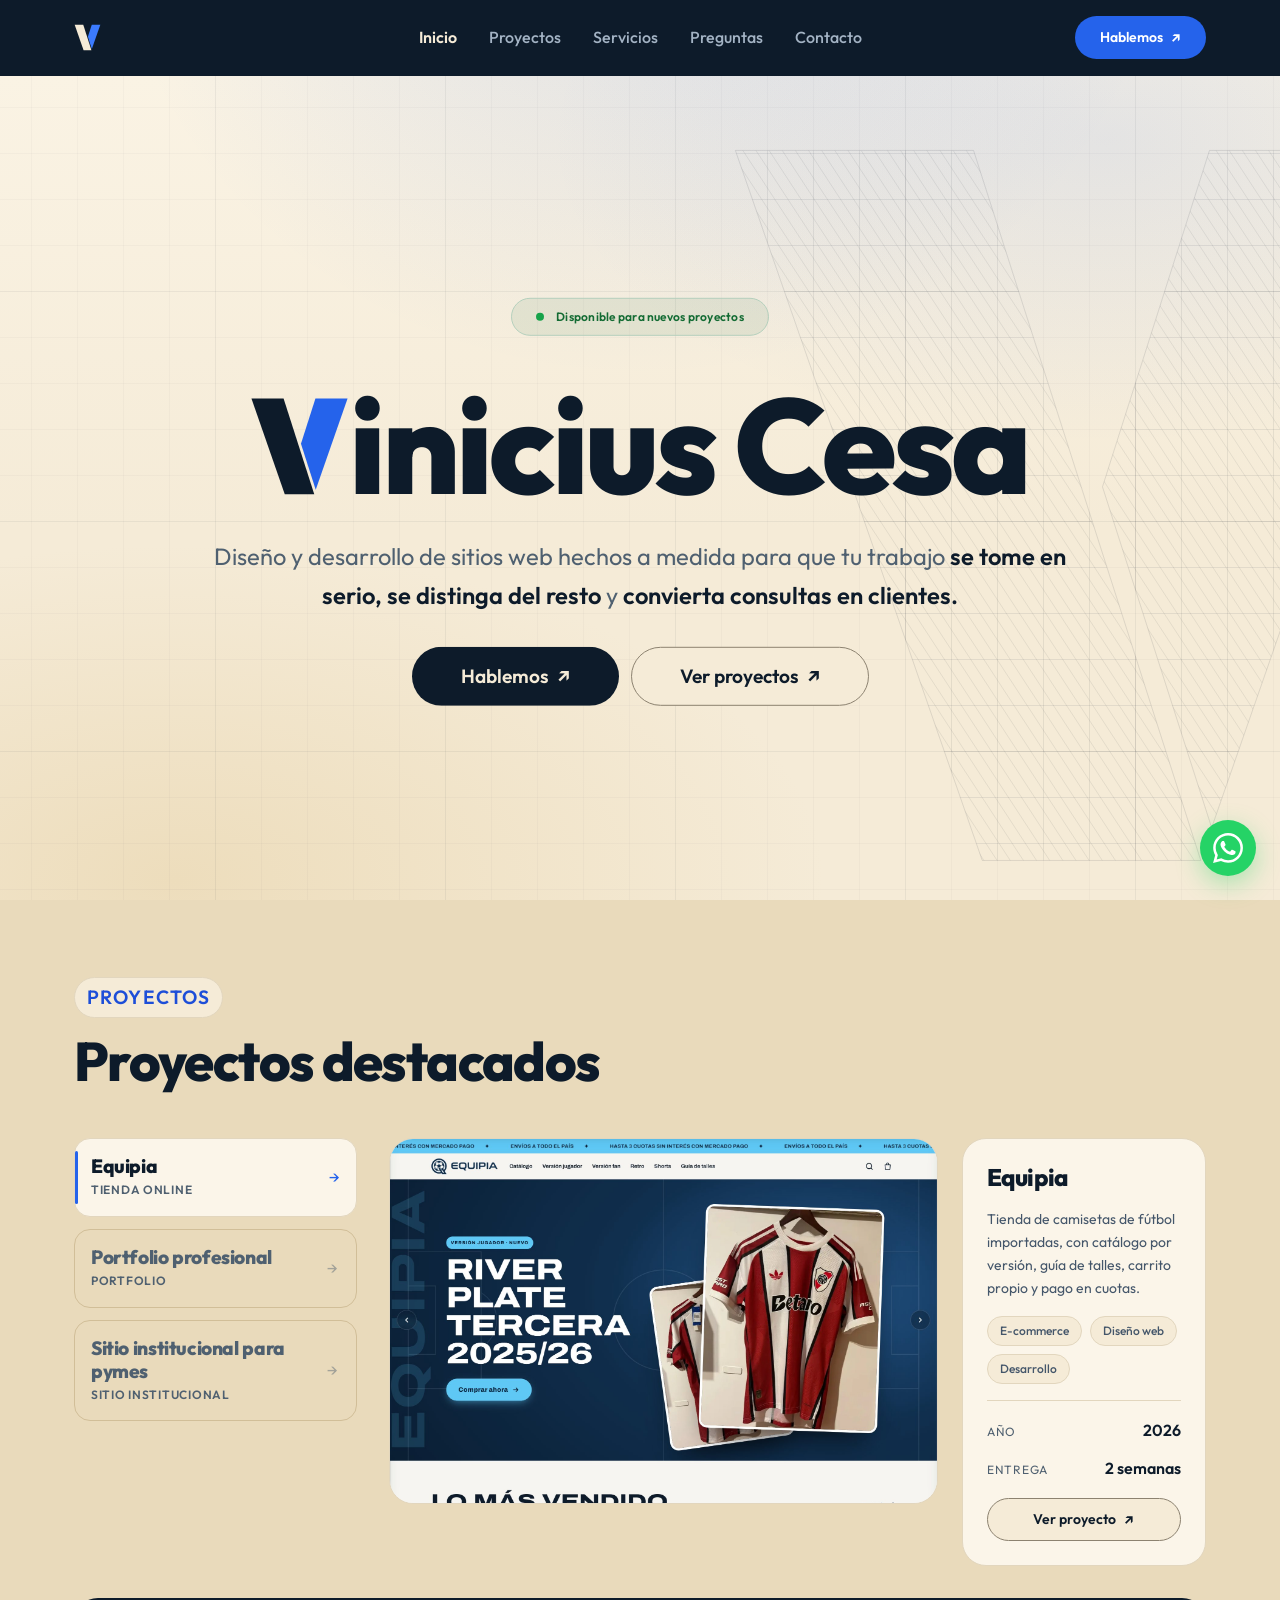
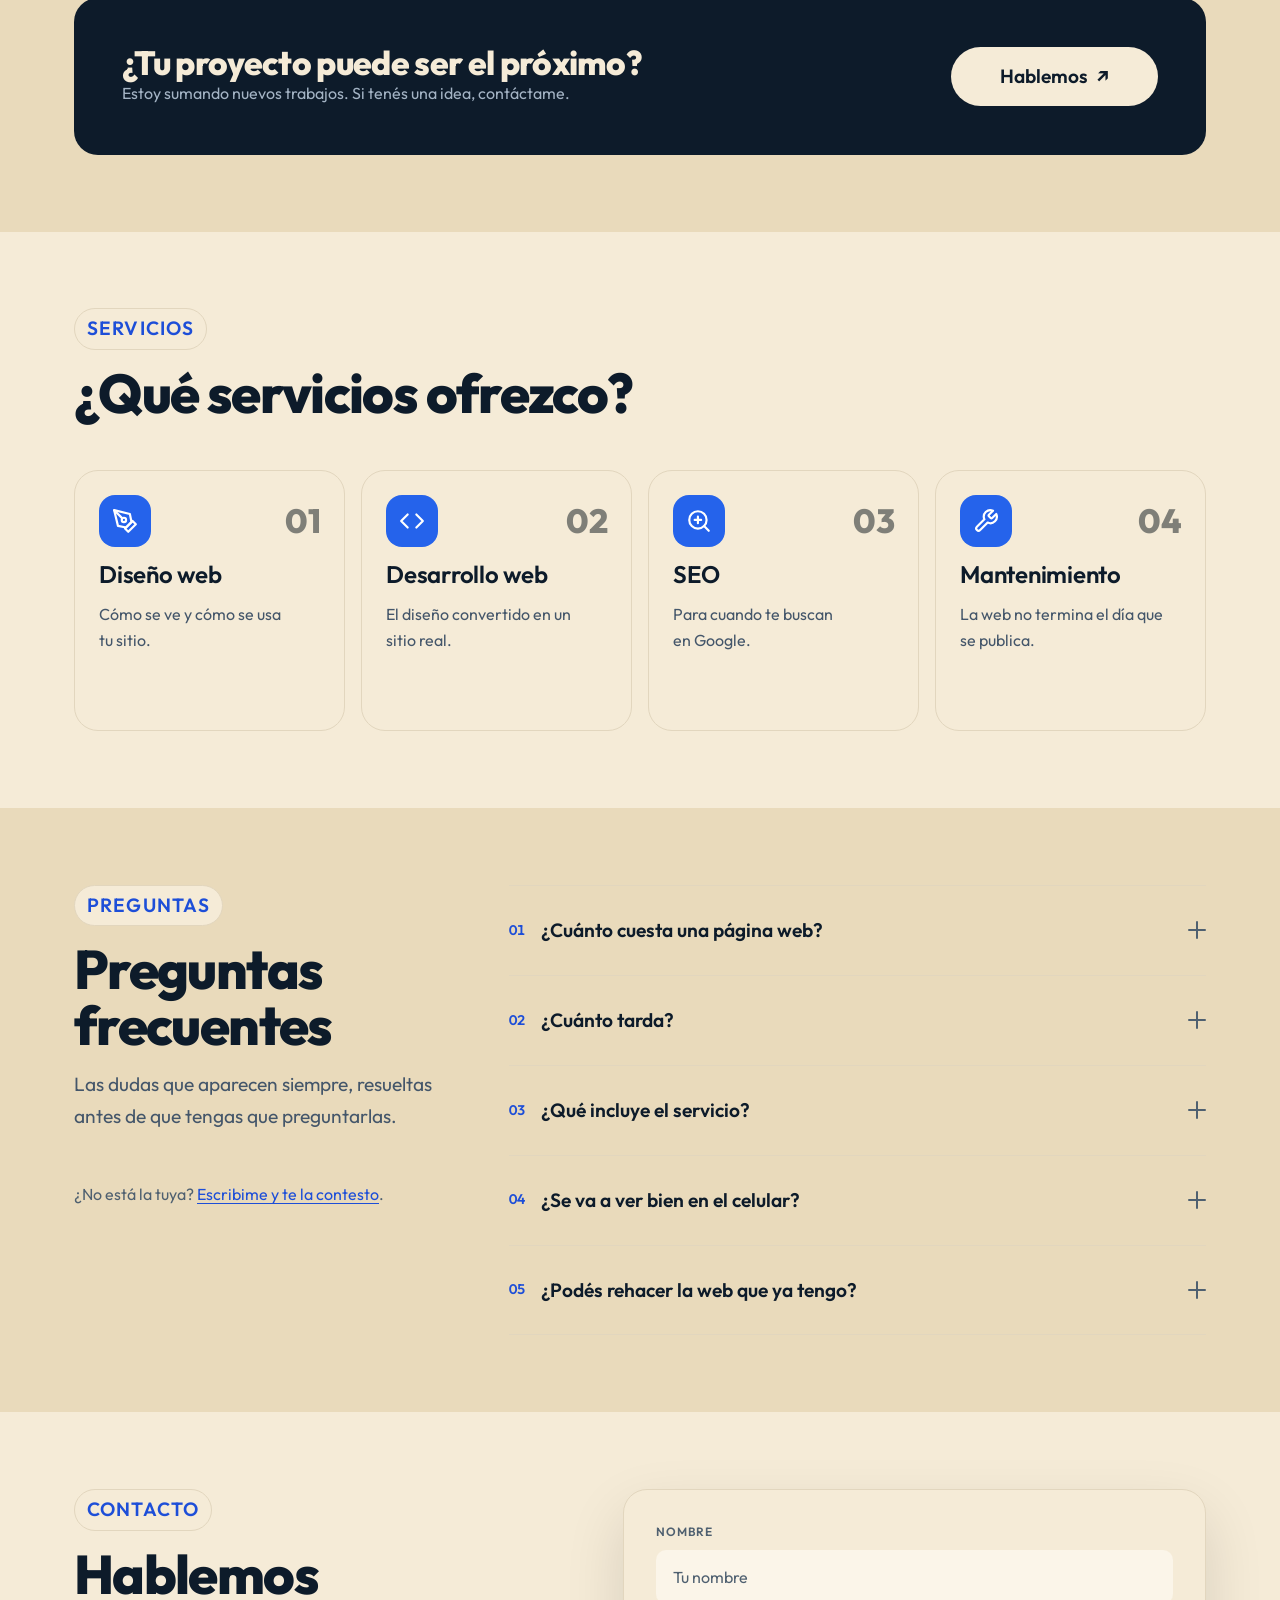
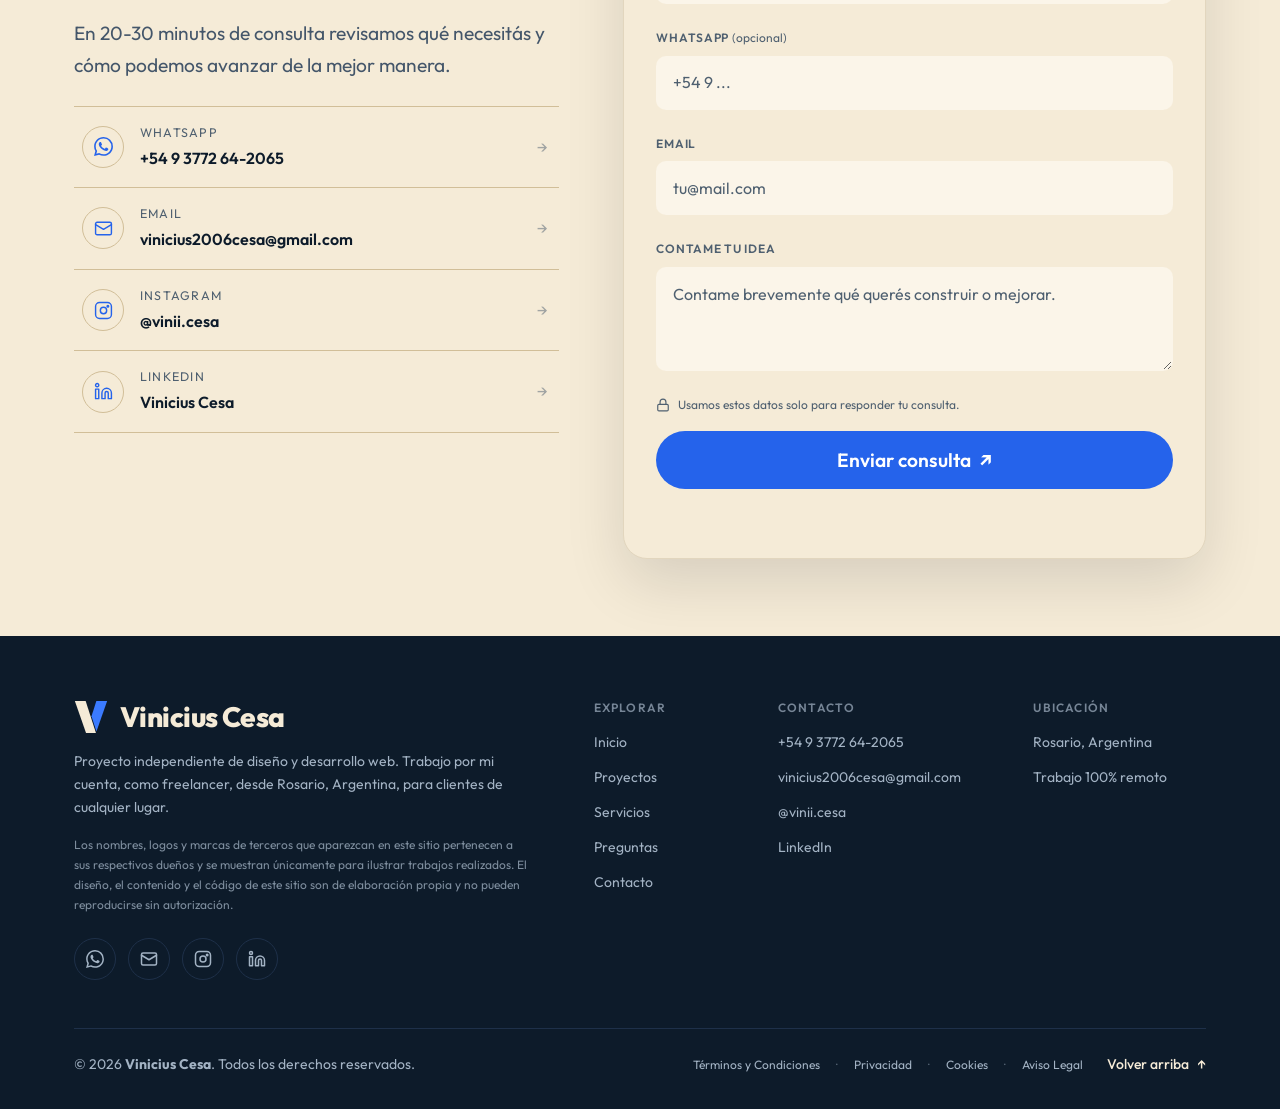
<file: index.html>
<!DOCTYPE html>
<html lang="es-AR">
<head>
  <!-- ===================================================================
       CODIFICACION Y VIEWPORT
       charset: le dice al navegador como leer los acentos y la enie.
       viewport: sin esta linea el celular finge ser una pantalla de 980px
       y muestra el sitio "alejado". Es la base de todo el responsive.
       =================================================================== -->
  <meta charset="UTF-8">
  <meta name="viewport" content="width=device-width, initial-scale=1.0">

  <!-- ===================================================================
       SEO — lo que ve Google
       =================================================================== -->
  <title>Vinicius Cesa — Diseño y desarrollo web</title>
  <meta name="description" content="Diseño y desarrollo de sitios web a medida para que tu trabajo se tome en serio y convierta consultas en clientes.">
  <meta name="author" content="Vinicius Cesa">
  <meta name="robots" content="index, follow">

  <!-- La canonical le dice a Google cual es la direccion "oficial" del sitio.
       Si algun dia cambias de dominio, hay que actualizarla aca y en legal.html. -->
  <link rel="canonical" href="https://viniciuscesa.com/">

  <!-- ===================================================================
       OPEN GRAPH — lo que se ve al compartir el link en WhatsApp,
       Instagram, LinkedIn o Facebook.
       =================================================================== -->
  <meta property="og:type" content="website">
  <meta property="og:locale" content="es_AR">
  <meta property="og:site_name" content="Vinicius Cesa">
  <meta property="og:title" content="Vinicius Cesa — Diseño y desarrollo web">
  <meta property="og:description" content="Diseño y desarrollo de sitios web a medida para que tu trabajo se tome en serio y convierta consultas en clientes.">
  <meta property="og:url" content="https://viniciuscesa.com/">
  <!-- La imagen que se ve al compartir el link. Tiene que ser PNG o JPG
       de 1200x630: WhatsApp y Facebook no leen SVG. -->
  <meta property="og:image" content="https://viniciuscesa.com/assets/img/og-image.png?v=202610090507">
  <meta property="og:image:type" content="image/png">
  <meta property="og:image:width" content="2400">
  <meta property="og:image:height" content="1260">
  <meta property="og:image:alt" content="Vinicius Cesa — diseño y desarrollo web">

  <meta name="twitter:card" content="summary_large_image">
  <meta name="twitter:title" content="Vinicius Cesa — Diseño y desarrollo web">
  <meta name="twitter:description" content="Diseño y desarrollo de sitios web a medida para que tu trabajo se tome en serio y convierta consultas en clientes.">
  <meta name="twitter:image" content="https://viniciuscesa.com/assets/img/og-image.png?v=202610090507">

  <!-- ===================================================================
       FAVICON Y COLOR DE MARCA
       =================================================================== -->
  <link rel="icon" href="assets/marca/icono-marino.svg" type="image/svg+xml">
  <link rel="apple-touch-icon" href="assets/marca/apple-touch-icon.png">
  <meta name="theme-color" content="#0D1B2A">

  <!-- Le declara al navegador que el sitio esta disenado SOLO en claro.
       Sirve para dos cosas: que los controles del sistema (barras de
       scroll, campos de formulario) se dibujen en claro aunque el
       sistema este en modo oscuro, y que las extensiones que invierten
       colores sepan que aca no hay un tema oscuro que respetar.
       No garantiza nada frente a Dark Reader, que igual va a invertir
       lo que quiera: es la declaracion correcta, no un blindaje. -->
  <meta name="color-scheme" content="light">

  <!-- ===================================================================
       FUENTES
       preconnect abre la conexion con Google Fonts antes de necesitarla.
       display=swap muestra el texto con una fuente del sistema mientras
       carga la real, en vez de dejar la pantalla en blanco.
       =================================================================== -->
  <link rel="preconnect" href="https://fonts.googleapis.com">
  <link rel="preconnect" href="https://fonts.gstatic.com" crossorigin>
  <link href="https://fonts.googleapis.com/css2?family=Outfit:wght@400;500;600;800&display=swap" rel="stylesheet">

  <!-- ===================================================================
       DATOS ESTRUCTURADOS (JSON-LD)
       Esto no se ve en la pagina: es informacion para los buscadores.
       Les dice QUE sos (un estudio de diseno web), donde estas, como
       contactarte y que servicios ofreces, en un formato que entienden
       sin tener que adivinarlo leyendo los textos.

       Es lo que habilita que Google muestre el panel lateral con tus
       datos y que te asocie a busquedas locales tipo
       "diseno web rosario".

       NO lleva el mail a proposito: Cloudflare reescribe las direcciones
       de correo que encuentra en el HTML para esconderlas de los bots,
       y al hacerlo romperia este bloque.

       Para comprobar que esta bien despues de publicar:
       https://search.google.com/test/rich-results
       =================================================================== -->
  <script type="application/ld+json">
    {
      "@context": "https://schema.org",
      "@type": "ProfessionalService",
      "name": "Vinicius Cesa",
      "description": "Diseño y desarrollo de sitios web para emprendedores, profesionales y pymes: landing pages, portfolios y sitios institucionales pensados para convertir visitas en consultas.",
      "url": "https://viniciuscesa.com/",
      "image": "https://viniciuscesa.com/assets/img/og-image.png",
      "logo": "https://viniciuscesa.com/assets/marca/icono-marino.svg",
      "telephone": "+5493772642065",
      "priceRange": "$$",
      "founder": {
        "@type": "Person",
        "name": "Vinicius Cesa",
        "jobTitle": "Diseñador y desarrollador web"
      },
      "address": {
        "@type": "PostalAddress",
        "addressLocality": "Rosario",
        "addressRegion": "Santa Fe",
        "addressCountry": "AR"
      },
      "areaServed": {
        "@type": "Country",
        "name": "Argentina"
      },
      "availableLanguage": "es",
      "knowsAbout": [
        "Diseño web",
        "Desarrollo web",
        "SEO",
        "Mantenimiento web",
        "Landing pages",
        "Sitios institucionales",
        "Portfolios"
      ],
      "hasOfferCatalog": {
        "@type": "OfferCatalog",
        "name": "Servicios",
        "itemListElement": [
          {
            "@type": "Offer",
            "itemOffered": {
              "@type": "Service",
              "name": "Diseño web",
              "description": "Diseño visual y recorrido de uso: identidad, jerarquía y navegación."
            }
          },
          {
            "@type": "Offer",
            "itemOffered": {
              "@type": "Service",
              "name": "Desarrollo web",
              "description": "Sitios a medida en código propio, rápidos y adaptados a cualquier pantalla."
            }
          },
          {
            "@type": "Offer",
            "itemOffered": {
              "@type": "Service",
              "name": "SEO",
              "description": "Optimización técnica y de contenidos para buscadores."
            }
          },
          {
            "@type": "Offer",
            "itemOffered": {
              "@type": "Service",
              "name": "Mantenimiento",
              "description": "Actualizaciones de contenido y revisiones periódicas."
            }
          }
        ]
      }
    }
  </script>

  <link rel="stylesheet" href="css/styles.css?v=202610090507">

  <!-- Habilita las animaciones de entrada. Sin defer: tiene que correr
       antes del primer pintado. Si este archivo no carga, el sitio se ve
       completo y sin animaciones, que es lo que queremos. -->
  <script src="js/activar-animaciones.js?v=202610090507"></script>
</head>

<body>

  <!-- Barra de progreso de lectura. Va arriba de todo y se llena a
       medida que bajas. aria-hidden porque es decorativa: quien usa un
       lector de pantalla ya sabe donde esta. -->
  <div class="progreso" aria-hidden="true"><span class="progreso__barra"></span></div>


  <!-- Primer elemento enfocable: permite a quien navega con teclado
       saltear la navegacion e ir directo al contenido. -->
  <a class="saltar-contenido" href="#perfil">Saltar al contenido</a>

  <!-- ===================================================================
       NAVBAR
       =================================================================== -->
  <header class="navbar" id="navbar">
    <div class="contenedor navbar__interior">

      <!-- La V dibujada es la inicial del nombre: el texto arranca en la
           "i" y la palabra se completa sola. El nombre accesible lo da el
           aria-label del enlace, porque la V es una imagen y sin eso el
           lector de pantalla anunciaria "inicius Cesa". Por eso todo lo
           visible va aria-hidden: el texto esta duplicado a proposito. -->
      <a class="navbar__logo" href="#perfil"
         aria-label="Vinicius Cesa — ir al inicio">
        <span class="marca-v" aria-hidden="true"></span>
        <!-- Todo esto vive fuera del flujo (position:absolute en el CSS):
             al aparecer no corre ni un pixel a los links ni al boton. -->
        <span class="navbar__logo-desplegable" aria-hidden="true">
          <span class="navbar__logo-nombre">inicius Cesa</span>
        </span>
      </a>

      <!-- Este mismo <nav> es el menu de desktop Y el panel del celular.
           El CSS decide como se muestra segun el ancho de pantalla. -->
      <nav class="navbar__menu" id="menu-principal" aria-label="Navegación principal">
        <ul class="navbar__links">
          <li><a class="navbar__link" href="#perfil">Inicio</a></li>
          <li><a class="navbar__link" href="#proyectos">Proyectos</a></li>
          <li><a class="navbar__link" href="#servicios">Servicios</a></li>
          <li><a class="navbar__link" href="#preguntas">Preguntas</a></li>
          <li><a class="navbar__link" href="#contacto">Contacto</a></li>
        </ul>

        <!-- Baja al formulario de contacto. Al ser un salto dentro de la
             misma pagina no lleva target="_blank": abrir una pestana nueva
             para ir a otra seccion del mismo sitio seria un error. -->
        <a class="btn btn--acento btn--flecha navbar__cta" href="#contacto">
          Hablemos
        </a>
      </nav>

      <!-- aria-expanded le dice al lector de pantalla si el menu esta
           abierto. El JS lo cambia entre "false" y "true".
           aria-controls conecta el boton con el menu que controla. -->
      <button class="navbar__hamburguesa"
              id="boton-menu"
              type="button"
              aria-expanded="false"
              aria-controls="menu-principal"
              aria-label="Abrir menú">
        <span class="hamburguesa__linea"></span>
        <span class="hamburguesa__linea"></span>
        <span class="hamburguesa__linea"></span>
      </button>

    </div>
  </header>


  <main id="contenido">

    <!-- =================================================================
         INICIO
         ================================================================= -->
    <section class="hero" id="perfil" data-progreso=".hero__contenido">

      <!-- Fondo vivo: un campo de lineas que se quiebran formando la V.

           El canvas mide 192x108 pixeles DE VERDAD y el CSS lo estira a
           toda la pantalla. El navegador lo agranda suavizandolo solo,
           asi que los degradados salen perfectos dibujando 20.000
           pixeles por cuadro en vez de 1.300.000. Es lo que hace que
           esto no se note en la bateria.

           Si el JS no corre, queda el degradado que el CSS le pone de
           fondo al propio canvas: se ve igual, quieto. En celular ni
           siquiera arranca (ver main.js). -->
      <canvas class="hero__oleaje" width="192" height="108" aria-hidden="true"></canvas>



      <div class="contenedor hero__contenido">

        <p class="hero__badge aparece">
          <span class="hero__punto" aria-hidden="true"></span>
          Disponible para nuevos proyectos
        </p>

        <!-- Un solo <h1> por pagina: es el titulo principal del documento.
             Los <span> nos dejan pintar partes distintas sin cambiar el
             significado del texto. -->
        <!-- El titulo es el nombre, con la V del logo haciendo de letra
             inicial. La V es una imagen, asi que el nombre completo va
             aparte en .solo-lectores: sin eso un lector de pantalla
             anunciaria "inicius Cesa". -->
        <h1 class="hero__titulo aparece">
          <span class="solo-lectores">Vinicius Cesa</span>
          <span aria-hidden="true"><span class="marca-v marca-v--marino"></span>inicius Cesa</span>
        </h1>

        <!-- El texto base va apagado y solo los tres remates a pleno
             contraste. Asi, quien barre la pagina con la vista lee el
             mensaje completo sin leer la frase entera. -->
        <p class="hero__subtitulo aparece" data-revelar>
          Diseño y desarrollo de sitios web hechos a medida para que tu
          trabajo <b>se tome en serio</b>, <b>se distinga del resto</b> y
          <b>convierta consultas en clientes</b>.
        </p>

        <div class="hero__botones aparece">
          <a class="btn btn--primario btn--grande btn--flecha" href="#contacto">
            Hablemos
          </a>
          <a class="btn btn--secundario btn--grande btn--flecha" href="#proyectos">
            Ver proyectos
          </a>
        </div>

      </div>

    </section>


    <!-- =================================================================
         PROYECTOS
         ================================================================= -->
    <section class="proyectos seccion seccion--gris" id="proyectos">
      <div class="contenedor">

        <div class="seccion__encabezado aparece">
          <p class="etiqueta">Proyectos</p>
          <h2 data-revelar>Proyectos destacados</h2>
        </div>

        <!-- ============================================================
             VITRINA DE PROYECTOS
             A la izquierda los nombres, a la derecha la vista grande.
             Al elegir un nombre, la vista cambia con un fundido.

             Esta armado como un grupo de PESTAÑAS (role="tablist"), que
             es el patron accesible estandar para esto: quien navega con
             teclado se mueve con las flechas y un lector de pantalla
             anuncia "pestaña 2 de 3" en vez de leer una lista de botones
             sueltos.

             PARA AGREGAR O CAMBIAR UN PROYECTO hacen falta DOS bloques,
             y los ids tienen que coincidir entre si:
               1. un <button role="tab"> en la lista, con id="vt-04"
                  y aria-controls="vp-04"
               2. un <div role="tabpanel"> en el visor, con id="vp-04"
                  y aria-labelledby="vt-04"
             El que este activo lleva aria-selected="true" y tabindex="0";
             los demas aria-selected="false", tabindex="-1" y el atributo
             hidden. El JS se encarga del resto.

             Los nombres de ahora son GENERICOS a proposito (tipos de
             trabajo, no clientes). No hay nombres de clientes inventados:
             esto esta publicado y se leeria como trabajo real.
             ============================================================ -->
        <!-- Ya no lleva data-progreso: la imagen dejo de usar --p cuando el
             parallax se reemplazo por el recorrido. Era una escritura por
             cuadro que no movia nada. -->
        <div class="vitrina aparece" id="vitrina">

          <div class="vitrina__columna">
            <div class="vitrina__lista" role="tablist"
                 aria-label="Proyectos" aria-orientation="vertical">

            <button class="vitrina__nombre" type="button"
                    role="tab" id="vt-01" aria-controls="vp-01"
                    aria-selected="true" tabindex="0">
              <span class="vitrina__texto">
                <span class="vitrina__titulo">Equipia</span>
                <span class="vitrina__rubro">Tienda online</span>
              </span>
              <span class="vitrina__flecha" aria-hidden="true">&rarr;</span>
            </button>

            <button class="vitrina__nombre" type="button"
                    role="tab" id="vt-02" aria-controls="vp-02"
                    aria-selected="false" tabindex="-1">
              <span class="vitrina__texto">
                <span class="vitrina__titulo">Portfolio profesional</span>
                <span class="vitrina__rubro">Portfolio</span>
              </span>
              <span class="vitrina__flecha" aria-hidden="true">&rarr;</span>
            </button>

            <button class="vitrina__nombre" type="button"
                    role="tab" id="vt-03" aria-controls="vp-03"
                    aria-selected="false" tabindex="-1">
              <span class="vitrina__texto">
                <span class="vitrina__titulo">Sitio institucional para pymes</span>
                <span class="vitrina__rubro">Sitio institucional</span>
              </span>
              <span class="vitrina__flecha" aria-hidden="true">&rarr;</span>
            </button>

            </div>
          </div>

          <div class="vitrina__visor">

            <div class="vitrina__panel  vitrina__panel--activo"
                 role="tabpanel" id="vp-01" aria-labelledby="vt-01">

              <div class="vitrina__imagen">
                <!-- EL RECORRIDO, GRABADO.

                     poster es la captura fija: se ve enseguida, mientras
                     el video todavia no empezo a bajar. Sin poster el
                     marco quedaria en negro los primeros segundos.

                     preload="none" quiere decir que el archivo NO se baja
                     al abrir la pagina. Lo pide el JS recien cuando este
                     proyecto esta abierto Y la seccion esta a la vista.
                     Son casi tres megas: no se le cobran a alguien que
                     entra desde el telefono y nunca llega hasta aca.

                     muted no es decorativo: sin eso los navegadores
                     bloquean la reproduccion automatica. playsinline
                     evita que en iPhone se abra a pantalla completa solo.

                     No lleva autoplay: lo arranca el JS. Ver
                     activarVideosVitrina. -->
                <video class="vitrina__video"
                       poster="assets/img/proyecto-equipia.jpg?v=202610090507"
                       width="1440" height="960"
                       muted loop playsinline preload="none"
                       disablepictureinpicture
                       aria-label="Recorrido grabado por el sitio de Equipia">
                  <source src="assets/video/proyecto-equipia.mp4?v=202610090507" type="video/mp4">
                </video>
              </div>

              <!-- La ficha. Lleva los datos del proyecto en el mismo
                   panel que la imagen: asi cambian juntos al elegir otro
                   nombre y el JS no tiene que tocar nada aparte. -->
              <aside class="ficha">
                <h3 class="ficha__nombre">Equipia</h3>
                <p class="ficha__texto">Tienda de camisetas de fútbol importadas, con catálogo por versión, guía de talles, carrito propio y pago en cuotas.</p>

                <ul class="ficha__etiquetas">
                  <li>E-commerce</li>
                  <li>Diseño web</li>
                  <li>Desarrollo</li>
                </ul>

                <!-- <dl> es la etiqueta correcta para pares dato/valor:
                     un lector de pantalla los anuncia emparejados. -->
                <dl class="ficha__datos">
                  <div>
                    <dt>Año</dt>
                    <dd>2026</dd>
                  </div>
                  <div>
                    <dt>Entrega</dt>
                    <dd>2 semanas</dd>
                  </div>
                </dl>

                <a class="btn btn--secundario btn--flecha ficha__enlace"
                   href="https://equipia.vinicius2006cesa.workers.dev/"
                   target="_blank" rel="noopener noreferrer">
                  Ver proyecto
                </a>
              </aside>

            </div>

            <div class="vitrina__panel"
                 role="tabpanel" id="vp-02" aria-labelledby="vt-02" hidden>

              <div class="vitrina__imagen">
                <img src="assets/img/proyecto-portfolio.svg?v=202610090507" alt="Vista de un portfolio profesional con una galería de trabajos"
                     width="1200" height="750" loading="lazy">
              </div>

              <!-- La ficha. Lleva los datos del proyecto en el mismo
                   panel que la imagen: asi cambian juntos al elegir otro
                   nombre y el JS no tiene que tocar nada aparte. -->
              <aside class="ficha">
                <p class="ficha__estado">Próximamente</p>
                <h3 class="ficha__nombre">Portfolio profesional</h3>
                <p class="ficha__texto">Un sitio personal para mostrar tu trabajo, contar quién sos y recibir consultas.</p>

                <ul class="ficha__etiquetas">
                  <li>Diseño web</li>
                  <li>Desarrollo</li>
                </ul>

                <!-- <dl> es la etiqueta correcta para pares dato/valor:
                     un lector de pantalla los anuncia emparejados. -->
                <dl class="ficha__datos">
                  <div>
                    <dt>Año</dt>
                    <dd>2026</dd>
                  </div>
                  <div>
                    <dt>Entrega</dt>
                    <dd>3 semanas</dd>
                  </div>
                </dl>

                <!-- CUANDO EL PROYECTO ESTÉ ONLINE: borra el <p> de
                     arriba que dice "Próximamente" y descomenta esto.
                <a class="btn btn--secundario btn--flecha ficha__enlace"
                   href="https://EL-SITIO.com" target="_blank" rel="noopener noreferrer">
                  Ver proyecto
                </a>
                -->
              </aside>

            </div>

            <div class="vitrina__panel"
                 role="tabpanel" id="vp-03" aria-labelledby="vt-03" hidden>

              <div class="vitrina__imagen">
                <img src="assets/img/proyecto-institucional.svg?v=202610090507" alt="Vista de un sitio institucional con secciones de empresa, servicios y contacto"
                     width="1200" height="750" loading="lazy">
              </div>

              <!-- La ficha. Lleva los datos del proyecto en el mismo
                   panel que la imagen: asi cambian juntos al elegir otro
                   nombre y el JS no tiene que tocar nada aparte. -->
              <aside class="ficha">
                <p class="ficha__estado">Próximamente</p>
                <h3 class="ficha__nombre">Sitio institucional para pymes</h3>
                <p class="ficha__texto">Empresa, servicios y contacto en un sitio ordenado, pensado para generar confianza.</p>

                <ul class="ficha__etiquetas">
                  <li>Diseño web</li>
                  <li>SEO</li>
                  <li>Institucional</li>
                </ul>

                <!-- <dl> es la etiqueta correcta para pares dato/valor:
                     un lector de pantalla los anuncia emparejados. -->
                <dl class="ficha__datos">
                  <div>
                    <dt>Año</dt>
                    <dd>2026</dd>
                  </div>
                  <div>
                    <dt>Entrega</dt>
                    <dd>4 semanas</dd>
                  </div>
                </dl>

                <!-- CUANDO EL PROYECTO ESTÉ ONLINE: borra el <p> de
                     arriba que dice "Próximamente" y descomenta esto.
                <a class="btn btn--secundario btn--flecha ficha__enlace"
                   href="https://EL-SITIO.com" target="_blank" rel="noopener noreferrer">
                  Ver proyecto
                </a>
                -->
              </aside>

            </div>

          </div>

        </div>

        <aside class="proyecto-cta aparece">
          <div class="proyecto-cta__texto">
            <h3>¿Tu proyecto puede ser el próximo?</h3>
            <p>Estoy sumando nuevos trabajos. Si tenés una idea, contáctame.</p>
          </div>
          <a class="btn btn--primario btn--grande btn--flecha" href="#contacto">
            Hablemos
          </a>
        </aside>
      </div>
    </section>


    <!-- =================================================================
         SERVICIOS
         ================================================================= -->
    <section class="servicios seccion" id="servicios">
      <div class="contenedor">

        <div class="seccion__encabezado aparece">
          <p class="etiqueta">Servicios</p>
          <h2 data-revelar>¿Qué servicios ofrezco?</h2>
        </div>

        <!-- data-escalonar: el JS le da a cada hijo un retraso distinto,
             asi entran uno atras de otro en vez de todos de golpe. -->
        <div class="servicios__grilla" data-escalonar>

          <!-- Los iconos son SVG escritos directamente en el HTML. Asi
               heredan el color del CSS y no son un archivo aparte que el
               navegador tenga que ir a buscar.
               aria-hidden porque son decorativos: el titulo ya dice todo.

               PARA AGREGAR O SACAR UN SERVICIO: copia un <article> entero
               y cambiale el numero, el icono, el titulo y el texto. Si
               cambias la CANTIDAD, mira el comentario de .servicios__grilla
               en el CSS (seccion 14): el reparto en columnas esta pensado
               para cinco. -->

          <article class="servicio aparece">
            <div class="servicio__cabecera">
              <div class="servicio__icono">
                <svg viewBox="0 0 24 24" fill="none" stroke="currentColor" stroke-width="2"
                     stroke-linecap="round" stroke-linejoin="round" aria-hidden="true">
                  <path d="M12 19l7-7 3 3-7 7-3-3z"></path><path d="M18 13l-1.5-7.5L2 2l3.5 14.5L13 18l5-5z"></path><path d="M2 2l7.586 7.586"></path><circle cx="11" cy="11" r="2"></circle>
                </svg>
              </div>
              <span class="servicio__numero">01</span>
            </div>
            <h3>Diseño web</h3>
            <div class="servicio__textos">
              <p class="servicio__corto">Cómo se ve y cómo se usa tu sitio.</p>
              <p class="servicio__detalle">Pensado desde cero para tu negocio: claro de leer, fácil de recorrer y distinto al de tu competencia.</p>
            </div>
          </article>

          <article class="servicio aparece">
            <div class="servicio__cabecera">
              <div class="servicio__icono">
                <svg viewBox="0 0 24 24" fill="none" stroke="currentColor" stroke-width="2"
                     stroke-linecap="round" stroke-linejoin="round" aria-hidden="true">
                  <polyline points="16 18 22 12 16 6"></polyline><polyline points="8 6 2 12 8 18"></polyline>
                </svg>
              </div>
              <span class="servicio__numero">02</span>
            </div>
            <h3>Desarrollo web</h3>
            <div class="servicio__textos">
              <p class="servicio__corto">El diseño convertido en un sitio real.</p>
              <p class="servicio__detalle">Rápido, prolijo y bien construido. Se adapta a cualquier pantalla, del celular al monitor grande.</p>
            </div>
          </article>

          <article class="servicio aparece">
            <div class="servicio__cabecera">
              <div class="servicio__icono">
                <svg viewBox="0 0 24 24" fill="none" stroke="currentColor" stroke-width="2"
                     stroke-linecap="round" stroke-linejoin="round" aria-hidden="true">
                  <circle cx="11" cy="11" r="8"></circle><path d="m21 21-4.3-4.3"></path><path d="M11 8v6M8 11h6"></path>
                </svg>
              </div>
              <span class="servicio__numero">03</span>
            </div>
            <h3>SEO</h3>
            <div class="servicio__textos">
              <p class="servicio__corto">Para cuando te buscan en Google.</p>
              <p class="servicio__detalle">No solo te hago la web: la optimizo para que aparezca cuando buscan lo que hacés y te puedan encontrar.</p>
            </div>
          </article>

          <article class="servicio aparece">
            <div class="servicio__cabecera">
              <div class="servicio__icono">
                <svg viewBox="0 0 24 24" fill="none" stroke="currentColor" stroke-width="2"
                     stroke-linecap="round" stroke-linejoin="round" aria-hidden="true">
                  <path d="M14.7 6.3a1 1 0 0 0 0 1.4l1.6 1.6a1 1 0 0 0 1.4 0l3.77-3.77a6 6 0 0 1-7.94 7.94l-6.91 6.91a2.12 2.12 0 0 1-3-3l6.91-6.91a6 6 0 0 1 7.94-7.94l-3.76 3.76z"></path>
                </svg>
              </div>
              <span class="servicio__numero">04</span>
            </div>
            <h3>Mantenimiento</h3>
            <div class="servicio__textos">
              <p class="servicio__corto">La web no termina el día que se publica.</p>
              <p class="servicio__detalle">La mantengo al día, actualizada y funcionando todos los días, sin que vos tengas que ocuparte.</p>
            </div>
          </article>

        </div>

      </div>
    </section>



    <!-- =================================================================
         CONTACTO
         ================================================================= -->
    <!-- =================================================================
         PREGUNTAS FRECUENTES
         -----------------------------------------------------------------
         Va ANTES de contacto a proposito: las dudas que frenan a alguien
         (cuanto sale, cuanto tarda, que tengo que hacer yo) se contestan
         justo antes de pedirle que escriba. Despues del formulario ya no
         sirven de nada.

         Son <details> nativos y no divs con JavaScript. Asi el acordeon
         abre y cierra aunque el JS no llegue, se puede buscar con Ctrl+F
         adentro de las respuestas cerradas, y los lectores de pantalla
         ya saben anunciarlo sin que haya que explicarles nada con aria.

         El atributo name agrupa a los cinco: al abrir uno se cierra el
         anterior, sin una linea de JavaScript.
         ================================================================= -->
    <section class="preguntas seccion seccion--gris" id="preguntas">
      <div class="contenedor preguntas__interior">

        <!-- Misma estructura que Contacto: un .seccion__encabezado con la
             pastilla, el titulo y la bajada, y abajo el remate. Antes
             esta columna tenia marcado propio, y por eso la separacion
             entre la pastilla y el titulo no coincidia con la del resto
             del sitio. -->
        <div class="preguntas__columna">
          <div class="seccion__encabezado aparece aparece--izq">
            <p class="etiqueta">Preguntas</p>
            <h2 data-revelar>Preguntas frecuentes</h2>
            <p>
              Las dudas que aparecen siempre, resueltas antes de que
              tengas que preguntarlas.
            </p>
          </div>

          <p class="preguntas__pie aparece">
            ¿No está la tuya?
            <a href="#contacto">Escribime y te la contesto</a>.
          </p>
        </div>

        <div class="preguntas__lista aparece" data-escalonar>
          <details class="pregunta" name="preguntas">
            <summary class="pregunta__cabeza">
              <span class="pregunta__numero" aria-hidden="true">01</span>
              <span class="pregunta__titulo">¿Cuánto cuesta una página web?</span>
              <span class="pregunta__signo" aria-hidden="true"></span>
            </summary>
            <div class="pregunta__cuerpo">
              <p>Varía según el alcance: no es lo mismo una sola página que un sitio completo. En la primera llamada lo definimos, y de ahí sale un precio cerrado, sin sorpresas.</p>
            </div>
          </details>

          <details class="pregunta" name="preguntas">
            <summary class="pregunta__cabeza">
              <span class="pregunta__numero" aria-hidden="true">02</span>
              <span class="pregunta__titulo">¿Cuánto tarda?</span>
              <span class="pregunta__signo" aria-hidden="true"></span>
            </summary>
            <div class="pregunta__cuerpo">
              <p>Lo que más pesa es cuánto contenido haya que preparar: textos, fotos, datos. Apenas lo tenemos a la vista armamos un cronograma con la fecha de cada etapa, así en todo momento sabés en qué anda tu proyecto.</p>
            </div>
          </details>

          <details class="pregunta" name="preguntas">
            <summary class="pregunta__cabeza">
              <span class="pregunta__numero" aria-hidden="true">03</span>
              <span class="pregunta__titulo">¿Qué incluye el servicio?</span>
              <span class="pregunta__signo" aria-hidden="true"></span>
            </summary>
            <div class="pregunta__cuerpo">
              <p>Una web hecha 100% a tu medida y pensada para convertir: estrategia antes que decoración, una estructura clara, un diseño que acompaña a tu marca, optimización para celular y escritorio, velocidad de carga, las integraciones que necesites y soporte después de publicarla.</p>
            </div>
          </details>

          <details class="pregunta" name="preguntas">
            <summary class="pregunta__cabeza">
              <span class="pregunta__numero" aria-hidden="true">04</span>
              <span class="pregunta__titulo">¿Se va a ver bien en el celular?</span>
              <span class="pregunta__signo" aria-hidden="true"></span>
            </summary>
            <div class="pregunta__cuerpo">
              <p>Sí. De hecho arranco por ahí: la mayoría de tus visitas van a entrar desde un teléfono. Reviso cada sección en pantallas chicas, medianas y grandes antes de publicar.</p>
            </div>
          </details>

          <details class="pregunta" name="preguntas">
            <summary class="pregunta__cabeza">
              <span class="pregunta__numero" aria-hidden="true">05</span>
              <span class="pregunta__titulo">¿Podés rehacer la web que ya tengo?</span>
              <span class="pregunta__signo" aria-hidden="true"></span>
            </summary>
            <div class="pregunta__cuerpo">
              <p>Sí, y suele ser más rápido que empezar de cero: ya hay textos, fotos y clientes que la usan. Miro qué funciona hoy, qué conviene conservar y qué está dejando consultas afuera.</p>
            </div>
          </details>
        </div>


      </div>
    </section>

    <section class="contacto seccion" id="contacto">
      <div class="contenedor contacto__interior">

        <div class="contacto__columna">
          <!-- aparece--izq entra desde la izquierda; el formulario, desde
               la derecha. Refuerza visualmente que son dos caminos distintos
               para el mismo objetivo. -->
          <div class="seccion__encabezado aparece aparece--izq">
            <p class="etiqueta">Contacto</p>
            <h2 data-revelar>Hablemos</h2>
            <p>
              En 20-30 minutos de consulta revisamos qué necesitás y cómo podemos
              avanzar de la mejor manera.
            </p>
          </div>

          <!-- LAS TRES VIAS DIRECTAS.
               Antes habia un solo boton de WhatsApp debajo de la frase
               "¿Preferis algo mas rapido?". El formulario de al lado es
               alto, y esa columna quedaba medio vacia a partir de la
               mitad.

               Puestas las tres en lista, la columna se completa y de
               paso se gana algo mejor: quien no quiere llenar un
               formulario ve de entrada las tres formas de encontrarme,
               con el dato a la vista en vez de tener que hacer click
               para averiguarlo. -->
          <ul class="contacto__vias aparece" data-escalonar>
            <li>
              <a class="via" href="https://wa.me/5493772642065" target="_blank" rel="noopener noreferrer" aria-label="WhatsApp (se abre en una pestaña nueva): +54 9 3772 64-2065">
                <span class="via__icono" aria-hidden="true">
                  <svg viewBox="0 0 24 24" fill="none" stroke="currentColor"
                       stroke-width="1.8" stroke-linecap="round"
                       stroke-linejoin="round"><path d="M17.472 14.382c-.297-.149-1.758-.867-2.03-.967-.273-.099-.471-.148-.67.15-.197.297-.767.966-.94 1.164-.173.199-.347.223-.644.075-.297-.15-1.255-.463-2.39-1.475-.883-.788-1.48-1.761-1.653-2.059-.173-.297-.018-.458.13-.606.134-.133.298-.347.446-.52.149-.174.198-.298.298-.497.099-.198.05-.371-.025-.52-.075-.149-.669-1.612-.916-2.207-.242-.579-.487-.5-.669-.51-.173-.008-.371-.01-.57-.01-.198 0-.52.074-.792.372-.272.297-1.04 1.016-1.04 2.479 0 1.462 1.065 2.875 1.213 3.074.149.198 2.096 3.2 5.077 4.487.709.306 1.262.489 1.694.625.712.227 1.36.195 1.872.118.571-.085 1.758-.719 2.006-1.413.248-.694.248-1.289.173-1.413-.074-.124-.272-.198-.57-.347m-5.421 7.403h-.004a9.87 9.87 0 0 1-5.031-1.378l-.361-.214-3.741.982.998-3.648-.235-.374a9.86 9.86 0 0 1-1.51-5.26c.001-5.45 4.436-9.884 9.888-9.884 2.64 0 5.122 1.03 6.988 2.898a9.825 9.825 0 0 1 2.893 6.994c-.003 5.45-4.437 9.884-9.885 9.884m8.413-18.297A11.815 11.815 0 0 0 12.05 0C5.495 0 .16 5.335.157 11.892c0 2.096.547 4.142 1.588 5.945L.057 24l6.305-1.654a11.882 11.882 0 0 0 5.683 1.448h.005c6.554 0 11.89-5.335 11.893-11.893a11.821 11.821 0 0 0-3.48-8.413Z" fill="currentColor" stroke="none"/></svg>
                </span>
                <span class="via__texto">
                  <span class="via__rotulo">WhatsApp</span>
                  <span class="via__valor">+54 9 3772 64-2065</span>
                </span>
                <span class="via__flecha" aria-hidden="true">&rarr;</span>
              </a>
            </li>
            <li>
              <a class="via" href="mailto:vinicius2006cesa@gmail.com" aria-label="Email: vinicius2006cesa@gmail.com">
                <span class="via__icono" aria-hidden="true">
                  <svg viewBox="0 0 24 24" fill="none" stroke="currentColor"
                       stroke-width="1.8" stroke-linecap="round"
                       stroke-linejoin="round"><rect x="2" y="4" width="20" height="16" rx="2"></rect><path d="m2 7 10 6 10-6"></path></svg>
                </span>
                <span class="via__texto">
                  <span class="via__rotulo">Email</span>
                  <span class="via__valor">vinicius2006cesa@gmail.com</span>
                </span>
                <span class="via__flecha" aria-hidden="true">&rarr;</span>
              </a>
            </li>
            <li>
              <a class="via" href="https://instagram.com/vinii.cesa" target="_blank" rel="noopener noreferrer" aria-label="Instagram (se abre en una pestaña nueva): @vinii.cesa">
                <span class="via__icono" aria-hidden="true">
                  <svg viewBox="0 0 24 24" fill="none" stroke="currentColor"
                       stroke-width="1.8" stroke-linecap="round"
                       stroke-linejoin="round"><rect x="2" y="2" width="20" height="20" rx="5"></rect><circle cx="12" cy="12" r="4"></circle><circle cx="17.5" cy="6.5" r="1" fill="currentColor"></circle></svg>
                </span>
                <span class="via__texto">
                  <span class="via__rotulo">Instagram</span>
                  <span class="via__valor">@vinii.cesa</span>
                </span>
                <span class="via__flecha" aria-hidden="true">&rarr;</span>
              </a>
            </li>
            <li>
              <a class="via" href="https://www.linkedin.com/in/vinicius-cesa-ribeiro-532b61336/"
                 target="_blank" rel="noopener noreferrer"
                 aria-label="LinkedIn (se abre en una pestaña nueva)">
                <span class="via__icono" aria-hidden="true">
                  <svg viewBox="0 0 24 24" fill="none" stroke="currentColor"
                       stroke-width="1.8" stroke-linecap="round"
                       stroke-linejoin="round"><path d="M16 8a6 6 0 0 1 6 6v7h-4v-7a2 2 0 0 0-4 0v7h-4v-7a6 6 0 0 1 6-6z"></path><rect x="2" y="9" width="4" height="12"></rect><circle cx="4" cy="4" r="2"></circle></svg>
                </span>
                <span class="via__texto">
                  <span class="via__rotulo">LinkedIn</span>
                  <span class="via__valor">Vinicius Cesa</span>
                </span>
                <span class="via__flecha" aria-hidden="true">&rarr;</span>
              </a>
            </li>
          </ul>
        </div>

        <!-- FORMULARIO
             Las consultas llegan al mail a traves de Web3Forms.
             La clave (access_key) es la que identifica a que casilla
             reenviar. Si algun dia cambias de mail, pedis una clave nueva
             y la reemplazas ahi abajo: es lo unico que hay que tocar. -->
        <form class="formulario aparece aparece--der"
              id="formulario-contacto"
              action="https://api.web3forms.com/submit"
              method="POST">

          <!-- CADA CAMPO lleva un <p> de error vacio enganchado con
               aria-describedby. Esta siempre en el HTML, no se crea con
               JavaScript: asi el lector de pantalla ya conoce la
               relacion y anuncia el error apenas aparece el texto.
               El JS solo escribe adentro (ver main.js). -->
          <div class="campo">
            <label for="nombre">Nombre</label>
            <!-- required: el navegador no deja enviar si esta vacio.
                 autocomplete: permite al celular completarlo solo. -->
            <input type="text" id="nombre" name="nombre"
                   placeholder="Tu nombre" required autocomplete="name"
                   minlength="2" aria-describedby="error-nombre">
            <p class="campo__error" id="error-nombre"></p>
          </div>

          <div class="campo">
            <label for="whatsapp">
              WhatsApp <span class="campo__opcional">(opcional)</span>
            </label>
            <!-- type="tel" + inputmode: en el celular abre el teclado numerico.
                 El pattern deja pasar numeros, espacios, guiones,
                 parentesis y el + de adelante. NO deja letras.
                 Los parentesis y el punto van escapados aunque esten
                 dentro de corchetes: los navegadores compilan pattern
                 con la bandera "v", y ahi un parentesis suelto adentro
                 de una clase es error de sintaxis. Cuando el patron no
                 compila el navegador lo IGNORA sin avisar, y el campo
                 acepta cualquier cosa. Nos paso: "llamame porfa" entraba.
                 Va tambien en el HTML y no solo en el JS: asi el filtro
                 sigue existiendo aunque el JavaScript no cargue. -->
            <input type="tel" id="whatsapp" name="whatsapp"
                   placeholder="+54 9 ..." inputmode="tel" autocomplete="tel"
                   pattern="[+]?[0-9\s\(\)\.\-]{7,20}"
                   aria-describedby="error-whatsapp">
            <p class="campo__error" id="error-whatsapp"></p>
          </div>

          <div class="campo">
            <label for="email">Email</label>
            <!-- type="email" por si solo acepta cosas como "a@b", sin
                 punto ni dominio. El pattern exige algo@algo.algo. -->
            <input type="email" id="email" name="email"
                   placeholder="tu@mail.com" required autocomplete="email"
                   pattern="[^@\s]+@[^@\s]+\.[a-zA-Z]{2,}"
                   aria-describedby="error-email">
            <p class="campo__error" id="error-email"></p>
          </div>

          <div class="campo">
            <label for="mensaje">Contame tu idea</label>
            <textarea id="mensaje" name="mensaje"
                      placeholder="Contame brevemente qué querés construir o mejorar."
                      required minlength="10"
                      aria-describedby="error-mensaje"></textarea>
            <p class="campo__error" id="error-mensaje"></p>
          </div>

          <!-- LA CLAVE
               Es lo que le dice a Web3Forms a que mail reenviar la consulta.
               Tu direccion nunca aparece escrita en el HTML: eso importa,
               porque cualquiera puede leer el codigo de la pagina y los
               robots de spam rastrean mails a la vista. -->
          <input type="hidden" name="access_key" value="3488998c-0b66-488b-b649-c27bc47863ed">

          <!-- Asunto y remitente del mail que te va a llegar -->
          <input type="hidden" name="subject" value="Nueva consulta desde el portfolio">
          <input type="hidden" name="from_name" value="Vinicius Cesa">

          <!-- Campo trampa para bots ("honeypot"). Esta escondido, asi que
               una persona nunca lo ve ni lo completa. Los bots si.
               Web3Forms descarta como spam todo lo que venga con botcheck
               marcado. -->
          <input type="checkbox" name="botcheck" class="honeypot" tabindex="-1" aria-hidden="true">

          <!-- Nota de privacidad. Va ACA y no en el footer a proposito:
               la persona la lee justo cuando esta decidiendo si te deja
               sus datos, que es el momento en que le sirve. -->
          <p class="formulario__nota">
            <svg viewBox="0 0 24 24" fill="none" stroke="currentColor" stroke-width="2"
                 stroke-linecap="round" stroke-linejoin="round" aria-hidden="true">
              <rect x="3" y="11" width="18" height="11" rx="2"></rect>
              <path d="M7 11V7a5 5 0 0 1 10 0v4"></path>
            </svg>
            Usamos estos datos solo para responder tu consulta.
          </p>

          <button class="btn btn--acento btn--grande btn--ancho btn--flecha" type="submit">
            Enviar consulta
          </button>

          <!-- role="status" hace que el lector de pantalla anuncie el
               mensaje cuando el JS lo escribe, sin interrumpir lo que
               la persona este haciendo. -->
          <p class="formulario__estado" id="formulario-estado" role="status" aria-live="polite"></p>
        </form>

      </div>
    </section>

  </main>


  <!-- ===================================================================
       FOOTER
       =================================================================== -->
  <footer class="footer">
    <div class="contenedor">

      <div class="footer__superior">

        <!-- Columna 1: marca, que hacés y las redes -->
        <div class="footer__marca-col">
          <p class="footer__marca">
            <img src="assets/marca/v-crema.svg?v=202610090507" alt="" width="34" height="34">
            <span>Vinicius Cesa</span>
          </p>
          <!-- Antes aca se repetia, con otras palabras, lo mismo que dice
               el titular del inicio. Leerlo dos veces no sumaba nada.
               Ahora dice lo que el inicio NO dice: quien hay detras,
               desde donde, y bajo que condiciones se usa lo que se
               muestra. Es la letra chica que corresponde tener. -->
          <p class="footer__frase">
            Proyecto independiente de diseño y desarrollo web. Trabajo
            por mi cuenta, como freelancer, desde Rosario, Argentina,
            para clientes de cualquier lugar.
          </p>

          <!-- La letra chica va en su propio parrafo y un punto mas
               apagada. Antes estaba pegada a la presentacion en un solo
               bloque: las tres ideas (quien soy, marcas de terceros,
               derechos) arrancaban a mitad de renglon y no habia ningun
               corte visual donde cambiaba el tema. Se leia como un
               paredon. -->
          <p class="footer__legal">
            Los nombres, logos y marcas de terceros que aparezcan en
            este sitio pertenecen a sus respectivos dueños y se muestran
            únicamente para ilustrar trabajos realizados. El diseño, el
            contenido y el código de este sitio son de elaboración propia
            y no pueden reproducirse sin autorización.
          </p>

          <ul class="footer__redes">
            <li>
              <!-- Logo oficial de WhatsApp, el mismo que el boton flotante.
                   Va con fill="currentColor" (relleno) y no con stroke
                   (contorno) como el resto de los iconos, porque este
                   dibujo es una silueta maciza. -->
              <a href="https://wa.me/5493772642065" target="_blank" rel="noopener noreferrer" aria-label="WhatsApp">
                <svg viewBox="0 0 24 24" fill="currentColor" aria-hidden="true">
                  <path d="M17.472 14.382c-.297-.149-1.758-.867-2.03-.967-.273-.099-.471-.148-.67.15-.197.297-.767.966-.94 1.164-.173.199-.347.223-.644.075-.297-.15-1.255-.463-2.39-1.475-.883-.788-1.48-1.761-1.653-2.059-.173-.297-.018-.458.13-.606.134-.133.298-.347.446-.52.149-.174.198-.298.298-.497.099-.198.05-.371-.025-.52-.075-.149-.669-1.612-.916-2.207-.242-.579-.487-.5-.669-.51-.173-.008-.371-.01-.57-.01-.198 0-.52.074-.792.372-.272.297-1.04 1.016-1.04 2.479 0 1.462 1.065 2.875 1.213 3.074.149.198 2.096 3.2 5.077 4.487.709.306 1.262.489 1.694.625.712.227 1.36.195 1.872.118.571-.085 1.758-.719 2.006-1.413.248-.694.248-1.289.173-1.413-.074-.124-.272-.198-.57-.347m-5.421 7.403h-.004a9.87 9.87 0 0 1-5.031-1.378l-.361-.214-3.741.982.998-3.648-.235-.374a9.86 9.86 0 0 1-1.51-5.26c.001-5.45 4.436-9.884 9.888-9.884 2.64 0 5.122 1.03 6.988 2.898a9.825 9.825 0 0 1 2.893 6.994c-.003 5.45-4.437 9.884-9.885 9.884m8.413-18.297A11.815 11.815 0 0 0 12.05 0C5.495 0 .16 5.335.157 11.892c0 2.096.547 4.142 1.588 5.945L.057 24l6.305-1.654a11.882 11.882 0 0 0 5.683 1.448h.005c6.554 0 11.89-5.335 11.893-11.893a11.821 11.821 0 0 0-3.48-8.413Z"/>
                </svg>
              </a>
            </li>
            <li>
              <a href="mailto:vinicius2006cesa@gmail.com" aria-label="Email">
                <svg viewBox="0 0 24 24" fill="none" stroke="currentColor" stroke-width="2"
                     stroke-linecap="round" stroke-linejoin="round" aria-hidden="true">
                  <rect x="2" y="4" width="20" height="16" rx="2"></rect>
                  <path d="m2 7 10 6 10-6"></path>
                </svg>
              </a>
            </li>

            <li>
              <a href="https://instagram.com/vinii.cesa"
                 target="_blank" rel="noopener noreferrer"
                 aria-label="Instagram (se abre en una pestaña nueva)">
                <svg viewBox="0 0 24 24" fill="none" stroke="currentColor" stroke-width="2"
                     stroke-linecap="round" stroke-linejoin="round" aria-hidden="true">
                  <rect x="2" y="2" width="20" height="20" rx="5"></rect>
                  <circle cx="12" cy="12" r="4"></circle>
                  <circle cx="17.5" cy="6.5" r="1" fill="currentColor"></circle>
                </svg>
              </a>
            </li>

            <li>
              <a href="https://www.linkedin.com/in/vinicius-cesa-ribeiro-532b61336/"
                 target="_blank" rel="noopener noreferrer"
                 aria-label="LinkedIn (se abre en una pestaña nueva)">
                <svg viewBox="0 0 24 24" fill="none" stroke="currentColor" stroke-width="2"
                     stroke-linecap="round" stroke-linejoin="round" aria-hidden="true">
                  <path d="M16 8a6 6 0 0 1 6 6v7h-4v-7a2 2 0 0 0-4 0v7h-4v-7a6 6 0 0 1 6-6z"></path>
                  <rect x="2" y="9" width="4" height="12"></rect>
                  <circle cx="4" cy="4" r="2"></circle>
                </svg>
              </a>
            </li>
          </ul>
        </div>

        <!-- Columna 2: navegación -->
        <nav class="footer__col" aria-label="Enlaces del pie de página">
          <h3 class="footer__titulo">Explorar</h3>
          <ul class="footer__links">
            <li><a href="#perfil">Inicio</a></li>
            <li><a href="#proyectos">Proyectos</a></li>
            <li><a href="#servicios">Servicios</a></li>
          <li><a href="#preguntas">Preguntas</a></li>
              <li><a href="#contacto">Contacto</a></li>
          </ul>
        </nav>

        <!-- Columna 3: contacto -->
        <div class="footer__col">
          <h3 class="footer__titulo">Contacto</h3>
          <ul class="footer__datos">
            <li>
              <a href="https://wa.me/5493772642065" target="_blank" rel="noopener noreferrer">
                +54 9 3772 64-2065
              </a>
            </li>
            <li><a href="mailto:vinicius2006cesa@gmail.com">vinicius2006cesa@gmail.com</a></li>
            <li>
              <a href="https://instagram.com/vinii.cesa" target="_blank" rel="noopener noreferrer">
                @vinii.cesa
              </a>
            </li>
            <li>
              <a href="https://www.linkedin.com/in/vinicius-cesa-ribeiro-532b61336/" target="_blank" rel="noopener noreferrer">
                LinkedIn
              </a>
            </li>
          </ul>
        </div>

        <!-- Columna 4: ubicación -->
        <div class="footer__col">
          <h3 class="footer__titulo">Ubicación</h3>
          <ul class="footer__datos">
            <li>Rosario, Argentina</li>
            <li>Trabajo 100% remoto</li>
          </ul>
        </div>

      </div>

      <div class="footer__inferior">
        <p>© 2026 <strong>Vinicius Cesa</strong>. Todos los derechos reservados.</p>

        <!-- Los links legales y "Volver arriba" van juntos en un mismo
             bloque para que queden alineados a la derecha como una sola
             columna, en vez de repartirse sueltos a lo ancho. -->
        <div class="footer__inferior-der">

          <!-- Los cuatro links apuntan a secciones de un mismo archivo.
               Asi el menu, el pie y tus datos de contacto viven en un solo
               lugar: si cambia tu mail, lo cambias una vez y no cinco.

               No se incluye "Boton de arrepentimiento": es una obligacion
               legal argentina para quien VENDE online (Resolucion 424/2020).
               Este sitio solo recibe consultas, no procesa pagos. Si algun
               dia vendes servicios desde aca, ahi si corresponde sumarlo. -->
          <nav class="footer__legales" aria-label="Información legal">
            <a href="legal.html#terminos">Términos y Condiciones</a>
            <a href="legal.html#privacidad">Privacidad</a>
            <a href="legal.html#cookies">Cookies</a>
            <a href="legal.html#aviso-legal">Aviso Legal</a>
          </nav>

          <!-- Es un link a #perfil y no un boton con JS: asi funciona
               aunque el JavaScript falle, y el scroll suave ya lo da el CSS. -->
          <a class="footer__arriba" href="#perfil">
            Volver arriba <span aria-hidden="true">&uarr;</span>
          </a>
        </div>
      </div>

    </div>
  </footer>


  <!-- ===================================================================
       BOTON FLOTANTE DE WHATSAPP
       Visible desde el primer momento. El JS solo lo esconde al llegar
       al pie, donde tapaba el "Volver arriba" y los contactos ya estan
       escritos a la vista.
       =================================================================== -->
  <a class="wsp-flotante"
     id="wsp-flotante"
     href="https://wa.me/5493772642065"
     target="_blank"
     rel="noopener noreferrer"
     aria-label="Escribime por WhatsApp">
    <svg viewBox="0 0 24 24" fill="currentColor" aria-hidden="true">
      <path d="M17.472 14.382c-.297-.149-1.758-.867-2.03-.967-.273-.099-.471-.148-.67.15-.197.297-.767.966-.94 1.164-.173.199-.347.223-.644.075-.297-.15-1.255-.463-2.39-1.475-.883-.788-1.48-1.761-1.653-2.059-.173-.297-.018-.458.13-.606.134-.133.298-.347.446-.52.149-.174.198-.298.298-.497.099-.198.05-.371-.025-.52-.075-.149-.669-1.612-.916-2.207-.242-.579-.487-.5-.669-.51-.173-.008-.371-.01-.57-.01-.198 0-.52.074-.792.372-.272.297-1.04 1.016-1.04 2.479 0 1.462 1.065 2.875 1.213 3.074.149.198 2.096 3.2 5.077 4.487.709.306 1.262.489 1.694.625.712.227 1.36.195 1.872.118.571-.085 1.758-.719 2.006-1.413.248-.694.248-1.289.173-1.413-.074-.124-.272-.198-.57-.347m-5.421 7.403h-.004a9.87 9.87 0 0 1-5.031-1.378l-.361-.214-3.741.982.998-3.648-.235-.374a9.86 9.86 0 0 1-1.51-5.26c.001-5.45 4.436-9.884 9.888-9.884 2.64 0 5.122 1.03 6.988 2.898a9.825 9.825 0 0 1 2.893 6.994c-.003 5.45-4.437 9.884-9.885 9.884m8.413-18.297A11.815 11.815 0 0 0 12.05 0C5.495 0 .16 5.335.157 11.892c0 2.096.547 4.142 1.588 5.945L.057 24l6.305-1.654a11.882 11.882 0 0 0 5.683 1.448h.005c6.554 0 11.89-5.335 11.893-11.893a11.821 11.821 0 0 0-3.48-8.413Z"/>
    </svg>
  </a>


  <!-- ===================================================================
       JAVASCRIPT
       defer hace que el navegador siga armando la pagina mientras
       descarga el script, y lo ejecute cuando el HTML esta completo.
       =================================================================== -->
  <script src="js/main.js?v=202610090507" defer></script>

</body>
</html>
</file>
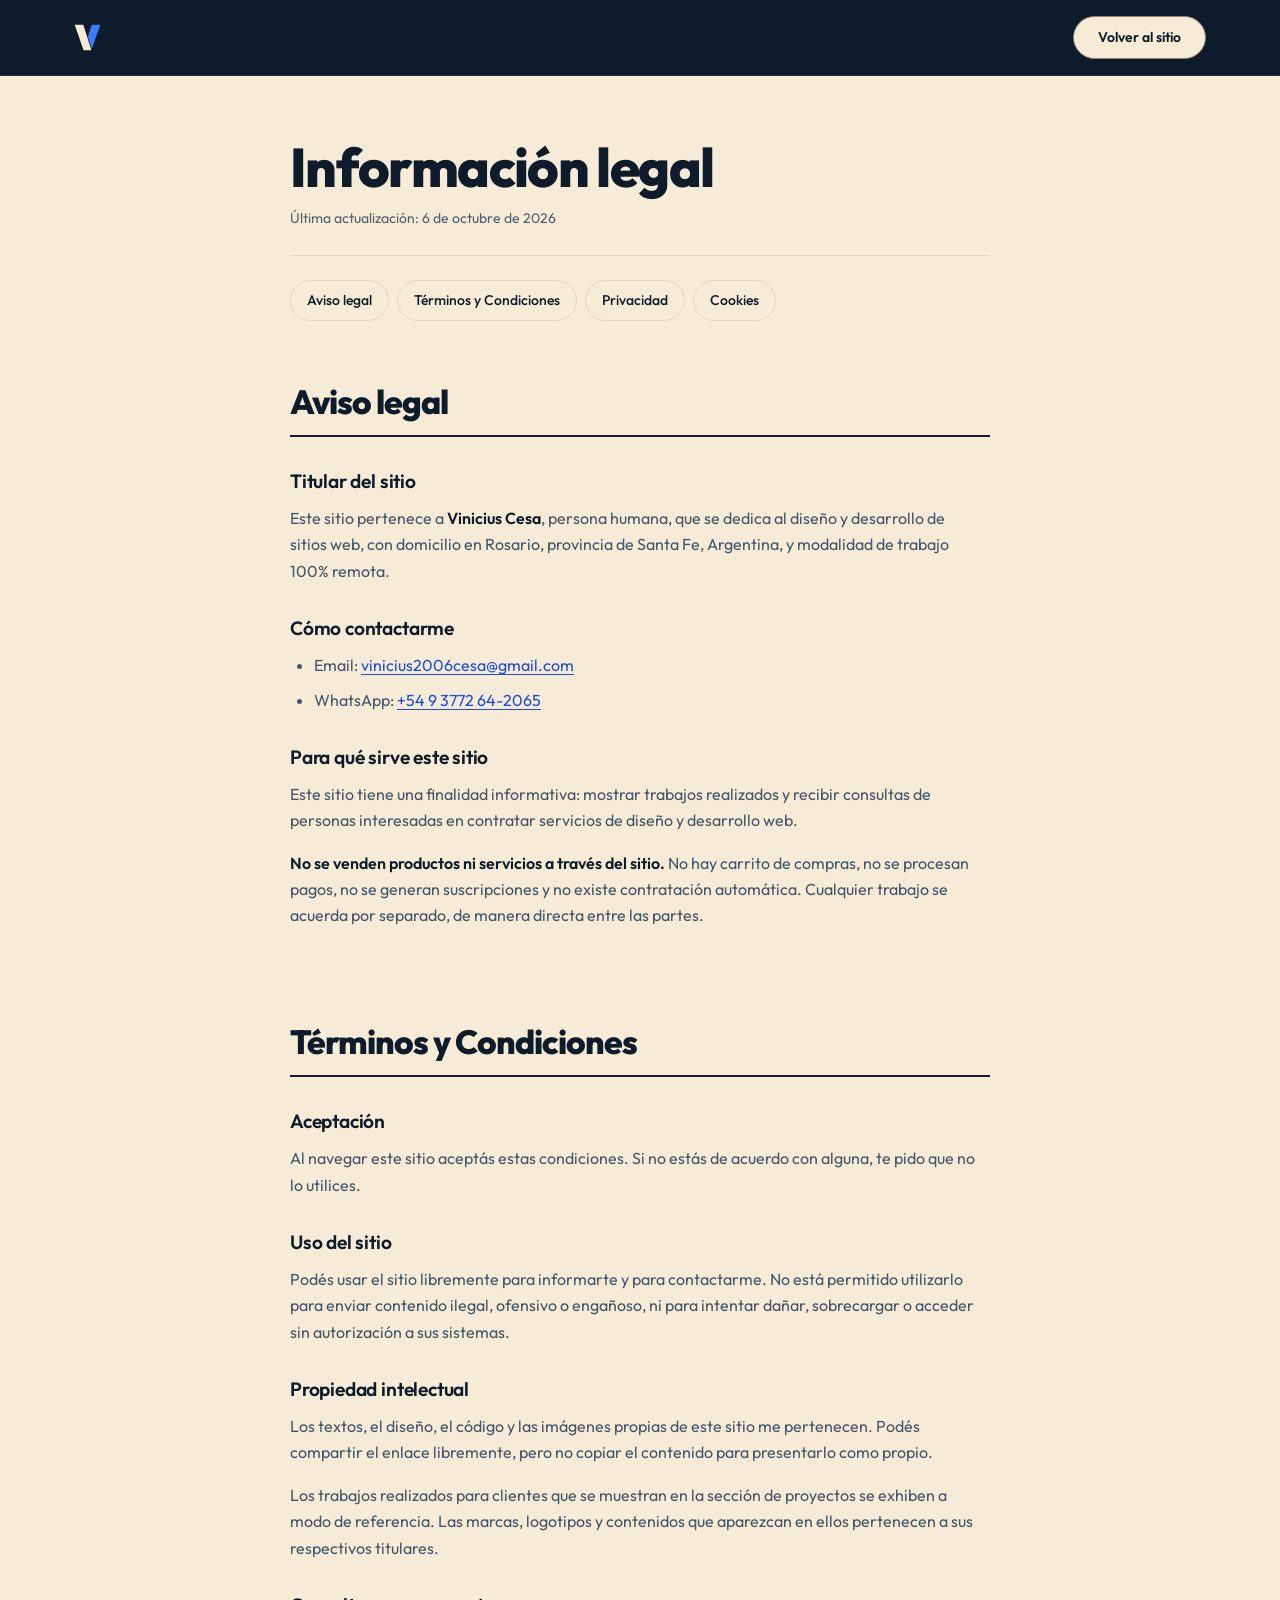
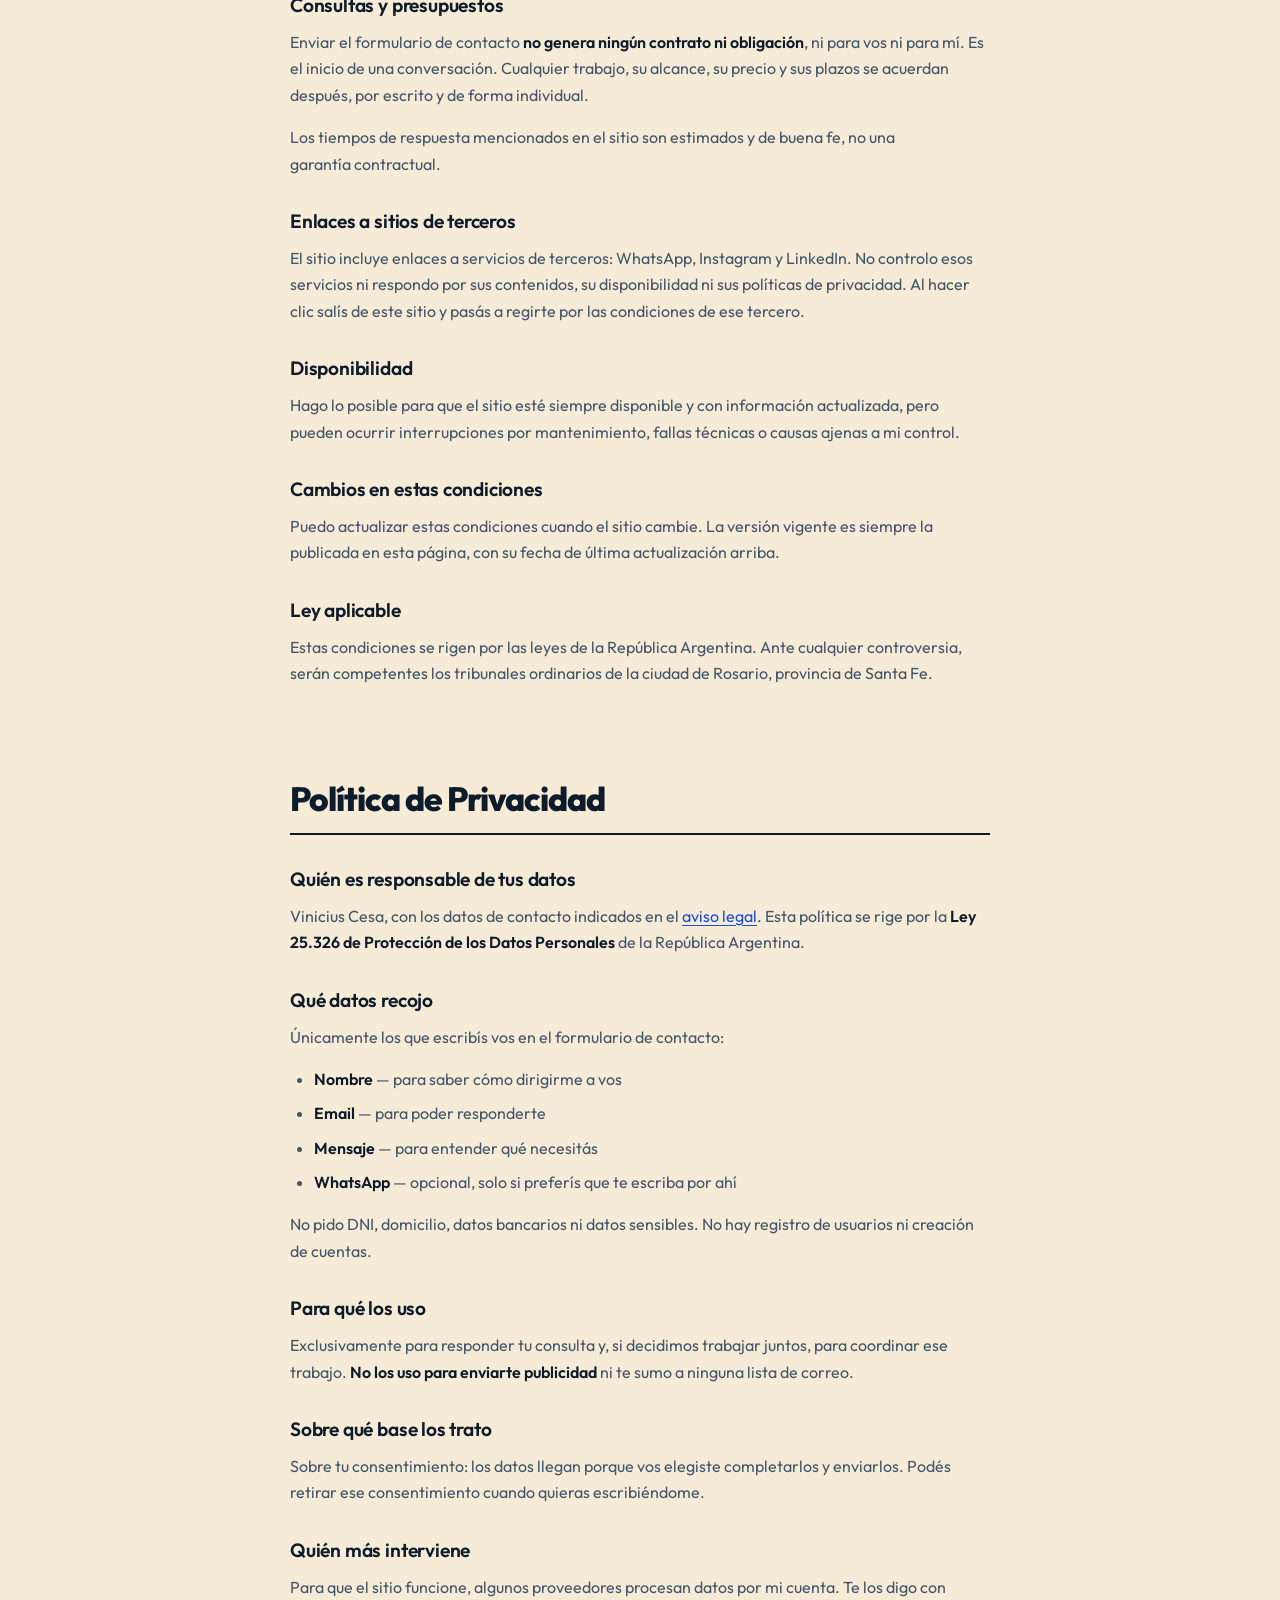
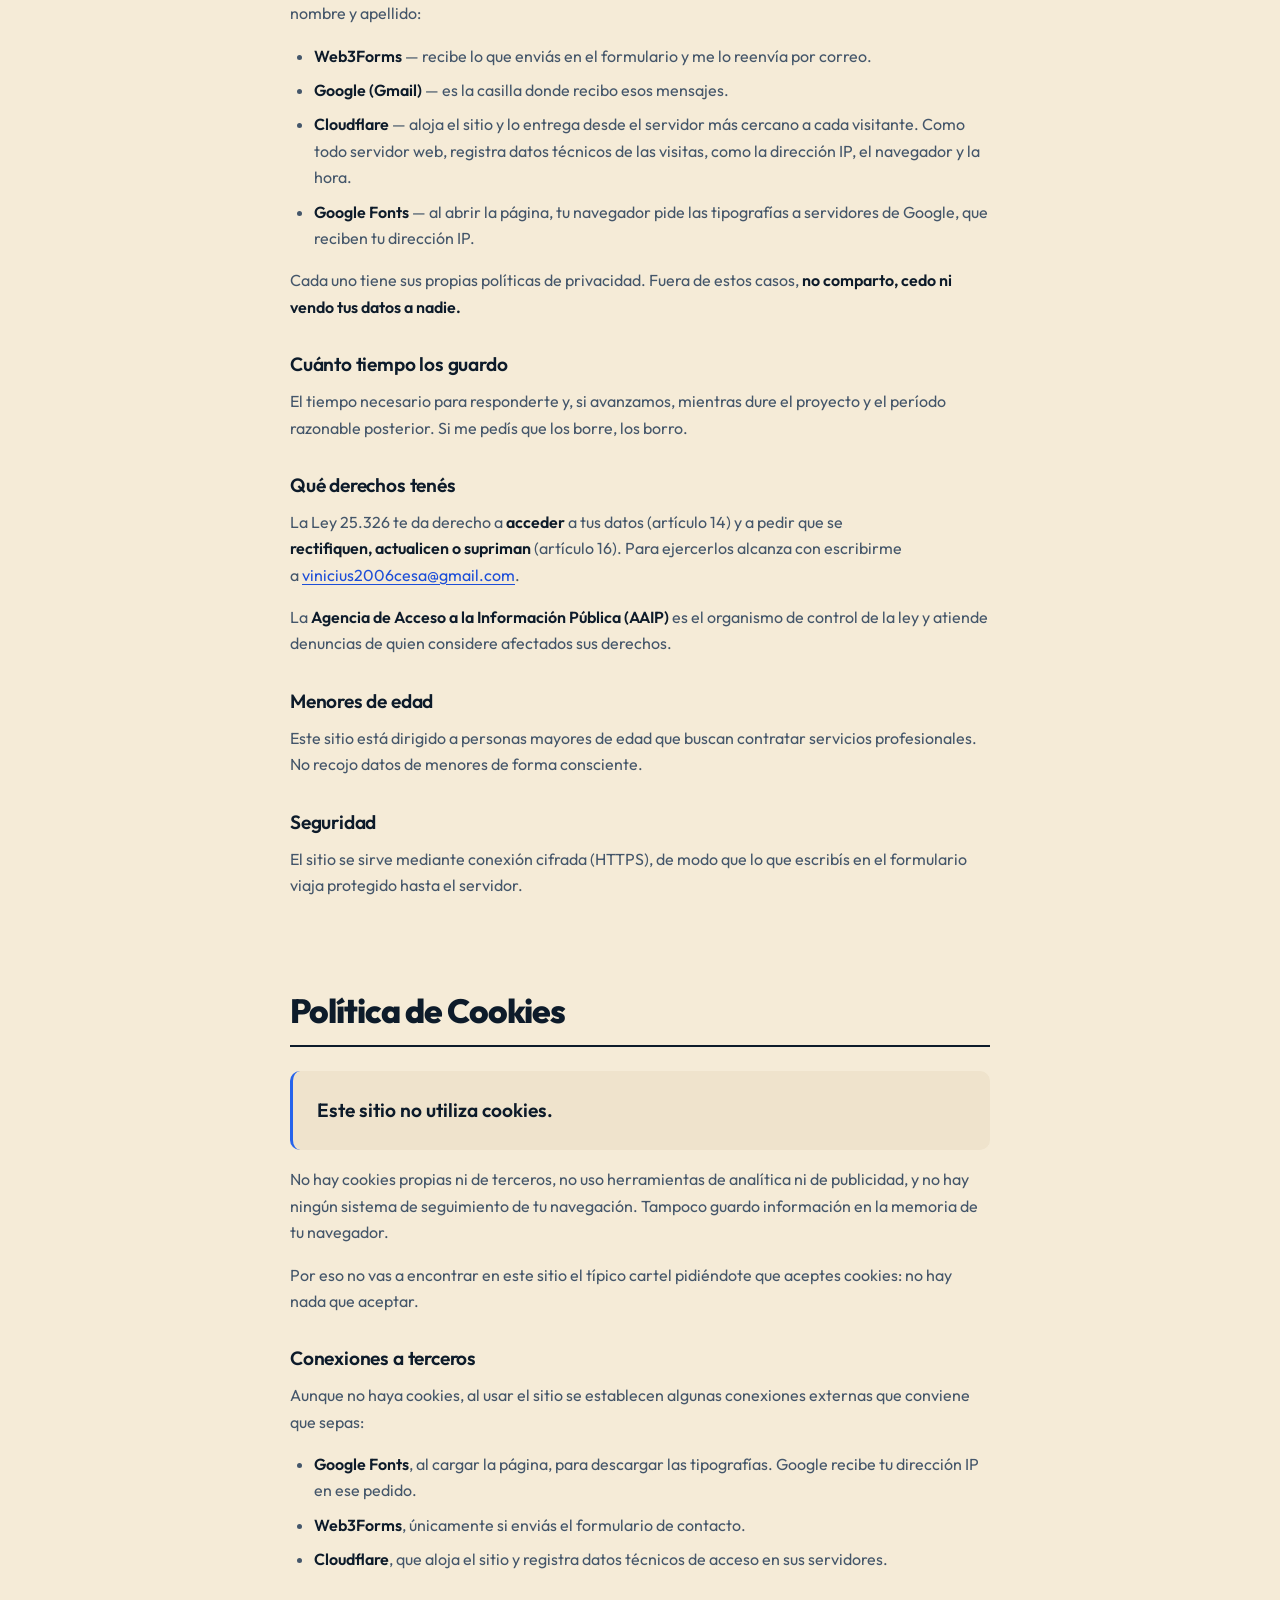
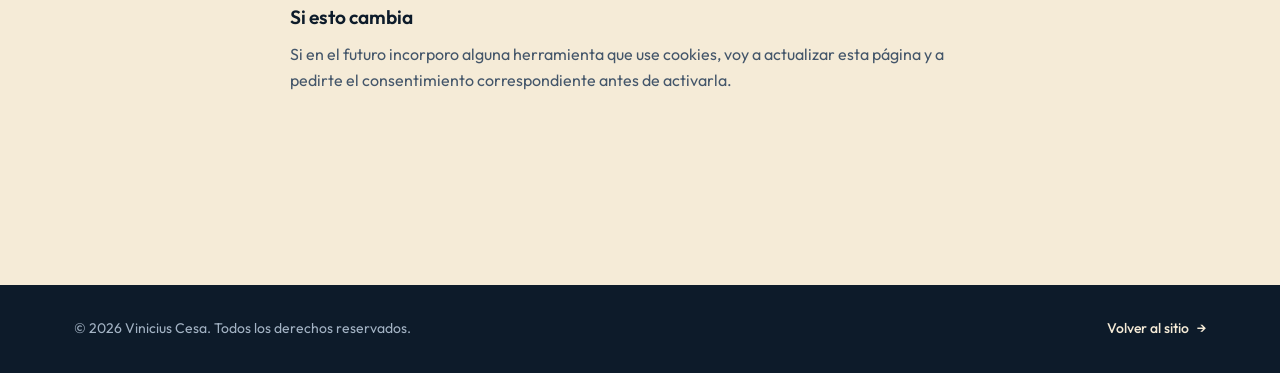
<file: legal.html>
<!DOCTYPE html>
<html lang="es-AR">
<head>
  <meta charset="UTF-8">
  <meta name="viewport" content="width=device-width, initial-scale=1.0">

  <title>Información legal — Vinicius Cesa</title>
  <meta name="description" content="Aviso legal, términos y condiciones, política de privacidad y política de cookies del sitio de Vinicius Cesa.">
  <!-- La canonica apunta a /legal y no a /legal.html porque Cloudflare
       sirve la pagina en esa direccion: /legal.html redirige con un 308.
       Una canonica que apunta a una redireccion es un error de SEO. -->
  <link rel="canonical" href="https://viniciuscesa.com/legal">

  <link rel="icon" href="assets/marca/icono-marino.svg" type="image/svg+xml">
  <link rel="apple-touch-icon" href="assets/marca/apple-touch-icon.png">
  <meta name="theme-color" content="#0D1B2A">

  <link rel="preconnect" href="https://fonts.googleapis.com">
  <link rel="preconnect" href="https://fonts.gstatic.com" crossorigin>
  <link href="https://fonts.googleapis.com/css2?family=Outfit:wght@400;500;600;800&display=swap" rel="stylesheet">

  <!-- Misma hoja de estilos que el resto del sitio: los colores y las
       tipografias salen de las mismas variables, asi nunca se
       desincroniza el diseno entre paginas. -->
  <link rel="stylesheet" href="css/styles.css?v=202610090507">
</head>

<body class="pagina-legal">

  <a class="saltar-contenido" href="#contenido">Saltar al contenido</a>

  <!-- Barra simplificada: en una pagina legal no hace falta el menu
       completo, alcanza con poder volver. -->
  <header class="navbar navbar--scrolleado">
    <div class="contenedor navbar__interior">
      <a class="navbar__logo" href="index.html"
         aria-label="Vinicius Cesa — ir al inicio">
        <span class="marca-v" aria-hidden="true"></span>
        <!-- Todo esto vive fuera del flujo (position:absolute en el CSS):
             al aparecer no corre ni un pixel a los links ni al boton. -->
        <span class="navbar__logo-desplegable" aria-hidden="true">
          <span class="navbar__logo-nombre">inicius Cesa</span>
        </span>
      </a>
      <a class="btn btn--secundario" href="index.html">Volver al sitio</a>
    </div>
  </header>


  <main class="legal" id="contenido">
    <div class="contenedor legal__contenedor">

      <header class="legal__encabezado">
        <h1>Información legal</h1>
        <!-- <time> con datetime en formato ISO: las personas leen la
             fecha en castellano y los buscadores la leen en el atributo. -->
        <p>Última actualización: <time datetime="2026-10-06">6 de octubre de 2026</time></p>
      </header>

      <nav class="legal__indice" aria-label="Secciones de esta página">
        <a href="#aviso-legal">Aviso legal</a>
        <a href="#terminos">Términos y Condiciones</a>
        <a href="#privacidad">Privacidad</a>
        <a href="#cookies">Cookies</a>
      </nav>


      <!-- =============================================================
           1. AVISO LEGAL
           ============================================================= -->
      <section class="legal__seccion" id="aviso-legal">
        <h2>Aviso legal</h2>

        <h3>Titular del sitio</h3>
        <p>
          Este sitio pertenece a <strong>Vinicius Cesa</strong>, persona humana,
          que se dedica al diseño y desarrollo de sitios web, con domicilio en
          Rosario, provincia de Santa Fe, Argentina, y modalidad de trabajo
          100% remota.
        </p>

        <h3>Cómo contactarme</h3>
        <ul>
          <li>Email: <a href="mailto:vinicius2006cesa@gmail.com">vinicius2006cesa@gmail.com</a></li>
          <li>WhatsApp: <a href="https://wa.me/5493772642065" target="_blank" rel="noopener noreferrer">+54 9 3772 64-2065</a></li>
        </ul>

        <h3>Para qué sirve este sitio</h3>
        <p>
          Este sitio tiene una finalidad informativa: mostrar trabajos realizados
          y recibir consultas de personas interesadas en contratar servicios de
          diseño y desarrollo web.
        </p>
        <p>
          <strong>No se venden productos ni servicios a través del sitio.</strong>
          No hay carrito de compras, no se procesan pagos, no se generan
          suscripciones y no existe contratación automática. Cualquier trabajo se
          acuerda por separado, de manera directa entre las partes.
        </p>
      </section>


      <!-- =============================================================
           2. TERMINOS Y CONDICIONES
           ============================================================= -->
      <section class="legal__seccion" id="terminos">
        <h2>Términos y Condiciones</h2>

        <h3>Aceptación</h3>
        <p>
          Al navegar este sitio aceptás estas condiciones. Si no estás de acuerdo
          con alguna, te pido que no lo utilices.
        </p>

        <h3>Uso del sitio</h3>
        <p>
          Podés usar el sitio libremente para informarte y para contactarme. No
          está permitido utilizarlo para enviar contenido ilegal, ofensivo o
          engañoso, ni para intentar dañar, sobrecargar o acceder sin
          autorización a sus sistemas.
        </p>

        <h3>Propiedad intelectual</h3>
        <p>
          Los textos, el diseño, el código y las imágenes propias de este sitio
          me pertenecen. Podés compartir el enlace libremente, pero no copiar el
          contenido para presentarlo como propio.
        </p>
        <p>
          Los trabajos realizados para clientes que se muestran en la sección de
          proyectos se exhiben a modo de referencia. Las marcas, logotipos y
          contenidos que aparezcan en ellos pertenecen a sus respectivos
          titulares.
        </p>

        <h3>Consultas y presupuestos</h3>
        <p>
          Enviar el formulario de contacto <strong>no genera ningún contrato ni
          obligación</strong>, ni para vos ni para mí. Es el inicio de una
          conversación. Cualquier trabajo, su alcance, su precio y sus plazos se
          acuerdan después, por escrito y de forma individual.
        </p>
        <p>
          Los tiempos de respuesta mencionados en el sitio son estimados y de
          buena fe, no una garantía contractual.
        </p>

        <h3>Enlaces a sitios de terceros</h3>
        <p>
          El sitio incluye enlaces a servicios de terceros: WhatsApp, Instagram
          y LinkedIn. No
          controlo esos servicios ni respondo por sus contenidos, su
          disponibilidad ni sus políticas de privacidad. Al hacer clic salís de
          este sitio y pasás a regirte por las condiciones de ese tercero.
        </p>

        <h3>Disponibilidad</h3>
        <p>
          Hago lo posible para que el sitio esté siempre disponible y con
          información actualizada, pero pueden ocurrir interrupciones por
          mantenimiento, fallas técnicas o causas ajenas a mi control.
        </p>

        <h3>Cambios en estas condiciones</h3>
        <p>
          Puedo actualizar estas condiciones cuando el sitio cambie. La versión
          vigente es siempre la publicada en esta página, con su fecha de última
          actualización arriba.
        </p>

        <h3>Ley aplicable</h3>
        <p>
          Estas condiciones se rigen por las leyes de la República Argentina.
          Ante cualquier controversia, serán competentes los tribunales ordinarios
          de la ciudad de Rosario, provincia de Santa Fe.
        </p>
      </section>


      <!-- =============================================================
           3. POLITICA DE PRIVACIDAD
           ============================================================= -->
      <section class="legal__seccion" id="privacidad">
        <h2>Política de Privacidad</h2>

        <h3>Quién es responsable de tus datos</h3>
        <p>
          Vinicius Cesa, con los datos de contacto indicados en el
          <a href="#aviso-legal">aviso legal</a>. Esta política se rige por la
          <strong>Ley 25.326 de Protección de los Datos Personales</strong> de la
          República Argentina.
        </p>

        <h3>Qué datos recojo</h3>
        <p>Únicamente los que escribís vos en el formulario de contacto:</p>
        <ul>
          <li><strong>Nombre</strong> — para saber cómo dirigirme a vos</li>
          <li><strong>Email</strong> — para poder responderte</li>
          <li><strong>Mensaje</strong> — para entender qué necesitás</li>
          <li><strong>WhatsApp</strong> — opcional, solo si preferís que te escriba por ahí</li>
        </ul>
        <p>
          No pido DNI, domicilio, datos bancarios ni datos sensibles. No hay
          registro de usuarios ni creación de cuentas.
        </p>

        <h3>Para qué los uso</h3>
        <p>
          Exclusivamente para responder tu consulta y, si decidimos trabajar
          juntos, para coordinar ese trabajo. <strong>No los uso para enviarte
          publicidad</strong> ni te sumo a ninguna lista de correo.
        </p>

        <h3>Sobre qué base los trato</h3>
        <p>
          Sobre tu consentimiento: los datos llegan porque vos elegiste
          completarlos y enviarlos. Podés retirar ese consentimiento cuando
          quieras escribiéndome.
        </p>

        <h3>Quién más interviene</h3>
        <p>
          Para que el sitio funcione, algunos proveedores procesan datos por mi
          cuenta. Te los digo con nombre y apellido:
        </p>
        <ul>
          <li>
            <strong>Web3Forms</strong> — recibe lo que enviás en el formulario y
            me lo reenvía por correo.
          </li>
          <li>
            <strong>Google (Gmail)</strong> — es la casilla donde recibo esos
            mensajes.
          </li>
          <li>
            <strong>Cloudflare</strong> — aloja el sitio y lo entrega desde el
            servidor más cercano a cada visitante. Como todo servidor web,
            registra datos técnicos de las visitas, como la dirección IP, el
            navegador y la hora.
          </li>
          <li>
            <strong>Google Fonts</strong> — al abrir la página, tu navegador pide
            las tipografías a servidores de Google, que reciben tu dirección IP.
          </li>
        </ul>
        <p>
          Cada uno tiene sus propias políticas de privacidad. Fuera de estos
          casos, <strong>no comparto, cedo ni vendo tus datos a nadie.</strong>
        </p>

        <h3>Cuánto tiempo los guardo</h3>
        <p>
          El tiempo necesario para responderte y, si avanzamos, mientras dure el
          proyecto y el período razonable posterior. Si me pedís que los borre,
          los borro.
        </p>

        <h3>Qué derechos tenés</h3>
        <p>
          La Ley 25.326 te da derecho a <strong>acceder</strong> a tus datos
          (artículo 14) y a pedir que se <strong>rectifiquen, actualicen o
          supriman</strong> (artículo 16). Para ejercerlos alcanza con escribirme
          a <a href="mailto:vinicius2006cesa@gmail.com">vinicius2006cesa@gmail.com</a>.
        </p>
        <p>
          La <strong>Agencia de Acceso a la Información Pública (AAIP)</strong> es
          el organismo de control de la ley y atiende denuncias de quien considere
          afectados sus derechos.
        </p>

        <h3>Menores de edad</h3>
        <p>
          Este sitio está dirigido a personas mayores de edad que buscan
          contratar servicios profesionales. No recojo datos de menores de forma
          consciente.
        </p>

        <h3>Seguridad</h3>
        <p>
          El sitio se sirve mediante conexión cifrada (HTTPS), de modo que lo que
          escribís en el formulario viaja protegido hasta el servidor.
        </p>
      </section>


      <!-- =============================================================
           4. POLITICA DE COOKIES
           ============================================================= -->
      <section class="legal__seccion" id="cookies">
        <h2>Política de Cookies</h2>

        <p class="legal__destacado">
          Este sitio no utiliza cookies.
        </p>

        <p>
          No hay cookies propias ni de terceros, no uso herramientas de analítica
          ni de publicidad, y no hay ningún sistema de seguimiento de tu
          navegación. Tampoco guardo información en la memoria de tu navegador.
        </p>
        <p>
          Por eso no vas a encontrar en este sitio el típico cartel pidiéndote
          que aceptes cookies: no hay nada que aceptar.
        </p>

        <h3>Conexiones a terceros</h3>
        <p>
          Aunque no haya cookies, al usar el sitio se establecen algunas
          conexiones externas que conviene que sepas:
        </p>
        <ul>
          <li>
            <strong>Google Fonts</strong>, al cargar la página, para descargar las
            tipografías. Google recibe tu dirección IP en ese pedido.
          </li>
          <li>
            <strong>Web3Forms</strong>, únicamente si enviás el formulario de
            contacto.
          </li>
          <li>
            <strong>Cloudflare</strong>, que aloja el sitio y registra datos
            técnicos de acceso en sus servidores.
          </li>
        </ul>

        <h3>Si esto cambia</h3>
        <p>
          Si en el futuro incorporo alguna herramienta que use cookies, voy a
          actualizar esta página y a pedirte el consentimiento correspondiente
          antes de activarla.
        </p>
      </section>

    </div>
  </main>


  <!-- Footer reducido: la informacion completa esta en la portada -->
  <footer class="footer footer--simple">
    <div class="contenedor footer__inferior">
      <p>© 2026 Vinicius Cesa. Todos los derechos reservados.</p>
      <a class="footer__arriba" href="index.html">
        Volver al sitio <span aria-hidden="true">&rarr;</span>
      </a>
    </div>
  </footer>

</body>
</html>
</file>
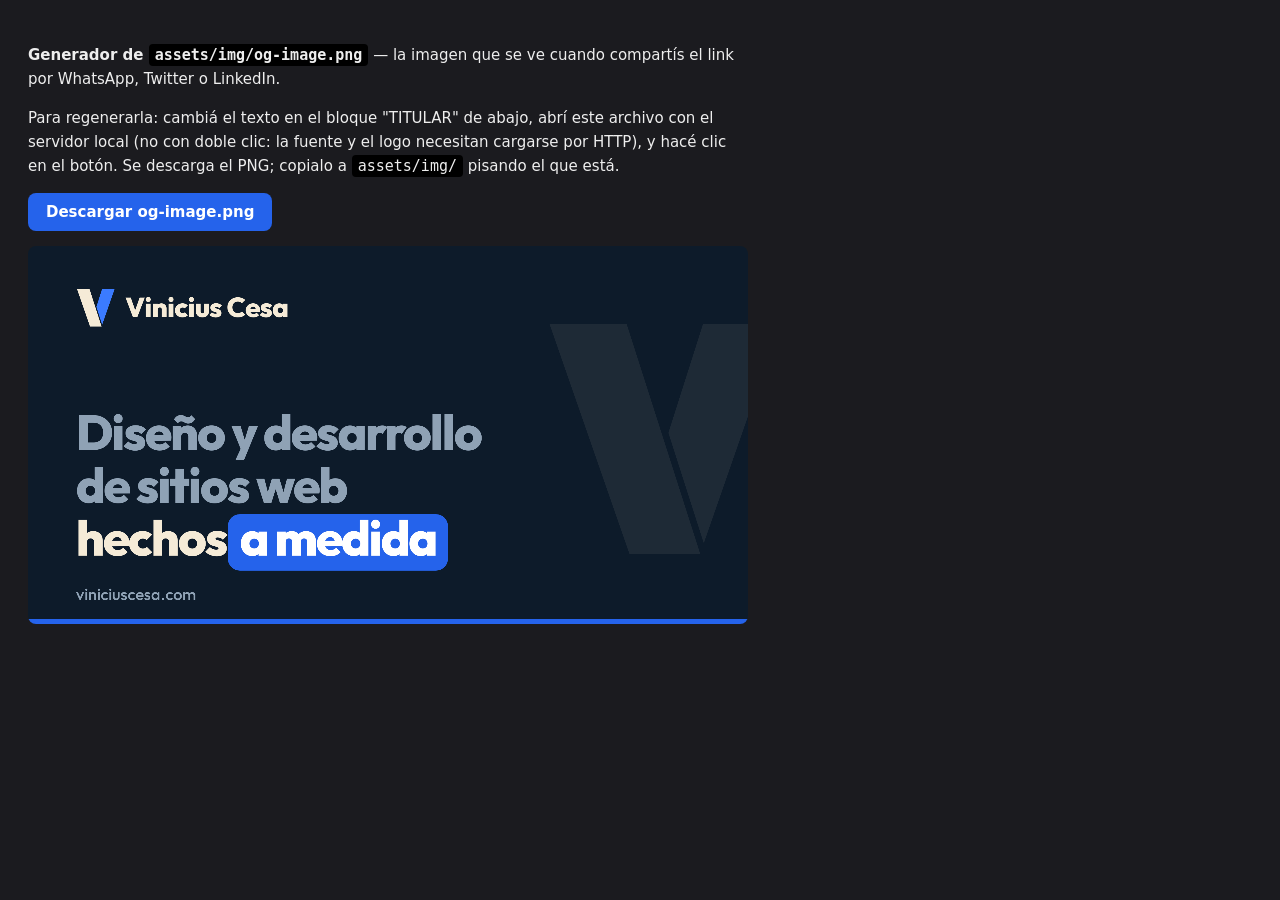
<file: herramientas/generar-og.html>
<!DOCTYPE html>
<html lang="es"><head><meta charset="UTF-8">
<title>Generar la imagen de previsualización</title>
<link rel="preconnect" href="https://fonts.googleapis.com">
<link rel="preconnect" href="https://fonts.gstatic.com" crossorigin>
<link href="https://fonts.googleapis.com/css2?family=Outfit:wght@500;800&display=swap" rel="stylesheet">
<style>
 body{margin:0;padding:28px;background:#1b1b1f;color:#eee;
      font:15px/1.6 system-ui,sans-serif}
 canvas{display:block;width:100%;max-width:720px;border-radius:8px}
 p{max-width:720px} a{color:#7FB0FF} code{background:#000;padding:2px 6px;border-radius:4px}
</style></head><body>

<p><strong>Generador de <code>assets/img/og-image.png</code></strong> — la imagen
que se ve cuando compartís el link por WhatsApp, Twitter o LinkedIn.</p>
<p>Para regenerarla: cambiá el texto en el bloque "TITULAR" de abajo, abrí este
archivo con el servidor local (no con doble clic: la fuente y el logo necesitan
cargarse por HTTP), y hacé clic en el botón. Se descarga el PNG; copialo a
<code>assets/img/</code> pisando el que está.</p>

<p><button id="bajar" style="font:600 15px system-ui;padding:10px 18px;
   border:0;border-radius:8px;background:#2563EB;color:#fff;cursor:pointer">
   Descargar og-image.png</button></p>

<canvas id="c" width="2400" height="1260"></canvas>

<script>
/* ---- TITULAR: cambiá estas cuatro líneas y listo ---- */
/* Antes decia 'Tu web no necesita verse bien. Necesita vender mejor.'
   Se cambio por lo que HACE y no por lo que promete: una promesa de
   marketing envejece (esa era de una etapa anterior de la marca) y
   ademas obliga a regenerar la imagen cada vez que cambia el discurso.
   Lo que hace, no cambia. */
const LINEA_SUAVE_1 = 'Diseño y desarrollo';
const LINEA_SUAVE_2 = 'de sitios web';
const LINEA_FUERTE  = ['hechos ', 'a medida', ''];  // el del medio va en la caja azul
/* El tercer elemento va vacio: el texto que sigue a la caja azul se
   dibuja con la misma separacion que lleva la caja por dentro, asi que
   un punto solo quedaba flotando lejos de la palabra. Probado. */
const DOMINIO       = 'viniciuscesa.com';

/* ---- colores de marca ---- */
const MARINO='#0D1B2A', CREMA='#F5EBD7', AZUL='#2563EB', SUAVE='#8FA2B5';

const c=document.getElementById('c'), x=c.getContext('2d');

/* EL LIENZO VA AL DOBLE, PERO SE DIBUJA EN 1200x630.

   La medida que piden las redes es 1200x630, y esa era la que teniamos.
   El problema es que 1200 es exactamente 1x: en un telefono o una
   notebook con pantalla de alta densidad, la tarjeta se dibuja con el
   doble de puntos y el navegador tiene que ESTIRAR la imagen. Por eso
   se veia borrosa al compartir, sobre todo el texto.

   Generandola a 2400x1260, la plataforma la ACHICA en vez de
   estirarla, y achicar siempre sale mas nitido que agrandar.

   El scale(2,2) hace que todo el codigo de abajo siga escribiendo
   coordenadas de 1200x630: no hay que tocar ni una medida, ni un
   tamano de letra, ni la posicion del logo. */
const ESCALA = 2;
x.scale(ESCALA, ESCALA);

function cajaRedonda(ctx,px,py,w,h,r){ctx.beginPath();ctx.moveTo(px+r,py);
  ctx.arcTo(px+w,py,px+w,py+h,r);ctx.arcTo(px+w,py+h,px,py+h,r);
  ctx.arcTo(px,py+h,px,py,r);ctx.arcTo(px,py,px+w,py,r);ctx.closePath();}

async function dibujar(){
  await document.fonts.load('800 82px Outfit');
  await document.fonts.load('500 27px Outfit');
  await document.fonts.ready;

  // Fondo marino PLANO. Sin degradado a proposito: un degradado suave
  // obliga al PNG a guardar miles de colores distintos y la imagen salta
  // de 80 KB a 370 KB. Colores planos = archivo chico.
  x.fillStyle=MARINO; x.fillRect(0,0,1200,630);

  // Marca de agua: solo los dos trazos de la V, sin el cuadrado redondeado
  // del icono (a baja opacidad ese fondo se nota como una caja rara).
  const svgV='<svg xmlns="http://www.w3.org/2000/svg" viewBox="100 100 310 310">'
    +'<path fill="#F5EBD7" d="M301.94 117.76 L394.67 117.76 L302.79 381.48 L260.25 248.77 Z"/>'
    +'<path fill="#F5EBD7" d="M117.33 117.76 L210.06 117.76 L298.54 394.24 L213.46 394.24 Z"/></svg>';
  const icono=new Image();
  await new Promise((ok,err)=>{icono.onload=ok;icono.onerror=err;
    icono.src='data:image/svg+xml;base64,'+btoa(svgV);});
  x.save(); x.globalAlpha=0.07; x.drawImage(icono,845,105,430,430); x.restore();

  // Marca: la V y el nombre al lado, igual que en el navbar del sitio.
  // La V se dibuja desde el mismo SVG de la marca de agua pero opaca.
  // OJO: la V del LOGO va a dos tonos (pata trasera azul, delantera
  // crema). La de la marca de agua de arriba es monocolor a proposito.
  // Si se reusa aquella, el logo pierde la profundidad que lo distingue.
  const svgLogo='<svg xmlns="http://www.w3.org/2000/svg" viewBox="110 110 292 292">'
    +'<path fill="#3B7BFF" d="M301.94 117.76 L394.67 117.76 L302.79 381.48 L260.25 248.77 Z"/>'
    +'<path fill="#F5EBD7" d="M117.33 117.76 L210.06 117.76 L298.54 394.24 L213.46 394.24 Z"/></svg>';
  const vLogo=new Image();
  await new Promise((ok,err)=>{vLogo.onload=ok;vLogo.onerror=err;
    vLogo.src='data:image/svg+xml;base64,'+btoa(svgLogo);});
  x.drawImage(vLogo,80,70,66,66);

  x.letterSpacing='-1px';
  x.font='800 46px Outfit';
  x.fillStyle=CREMA;
  x.textBaseline='middle';
  x.fillText('Vinicius Cesa',162,105);
  x.textBaseline='alphabetic';

  // titular
  x.textBaseline='alphabetic';
  x.letterSpacing='-3px';
  x.font='800 82px Outfit';

  x.fillStyle=SUAVE;
  x.fillText(LINEA_SUAVE_1,80,340);
  x.fillText(LINEA_SUAVE_2,80,428);

  // ultima linea, con la palabra del medio dentro de una caja azul
  const [a,b,d]=LINEA_FUERTE;
  const base=516, pad=20, aire=10;   // "aire" = separacion entre el texto y la caja
  let px=80;
  x.fillStyle=CREMA; x.fillText(a,px,base); px+=x.measureText(a).width;

  const inicio=px+aire, wb=x.measureText(b).width;
  x.fillStyle=AZUL; cajaRedonda(x,inicio-pad,base-69,wb+pad*2,94,20); x.fill();
  x.fillStyle='#FFFFFF'; x.fillText(b,inicio,base);

  x.fillStyle=CREMA; x.fillText(d,inicio+wb+pad,base);

  // pie
  x.letterSpacing='0px';
  x.font='500 27px Outfit';
  x.fillStyle=SUAVE;
  x.fillText(DOMINIO,80,590);

  // franja de acento inferior
  x.fillStyle=AZUL; x.fillRect(0,622,1200,8);

  window.__png=c.toDataURL('image/png').split(',')[1];
  window.__listo=true;
}

document.getElementById('bajar').onclick=()=>{
  const a=document.createElement('a');
  a.download='og-image.png'; a.href=c.toDataURL('image/png'); a.click();
};

dibujar();
</script></body></html>
</file>
<file: css/styles.css>
/* =====================================================================
   VINICIUS CESA — Hoja de estilos principal

   INDICE
   1. Variables de diseno (tokens)
   2. Reset
   3. Estilos base
   4. Utilidades y layout
   5. Componentes globales (botones, etiquetas, encabezados)
   6. Animaciones de aparicion
   7. Navbar
   8. Inicio (hero)
   9. Servicios
   10. Proyectos
   11. Preguntas frecuentes
   12. Contacto
   13. Footer
   14. Desktop (media queries)
   15. Pagina 404
   ===================================================================== */


/* =====================================================================
   1. VARIABLES DE DISENO (tokens)
   ---------------------------------------------------------------------
   Todo el diseno del sitio sale de aca. Cambias un valor y se actualiza
   en todos lados. Es el unico bloque que necesitas tocar para
   redecorar el sitio entero.
   ===================================================================== */
:root {
  /* --- Colores de marca ----------------------------------------------
     Los cuatro colores del logo "Vince". Todo lo de abajo sale de aca.
     Si algun dia cambia la marca, se cambian estos cuatro y listo. */
  --marca-marino:         #0D1B2A;  /* azul marino: navbar, footer */
  --marca-crema:          #F5EBD7;  /* crema: el fondo de todo el sitio */
  --marca-azul:           #2563EB;  /* azul electrico sobre fondo claro */
  --marca-azul-claro:     #3B7BFF;  /* el azul que va ENCIMA del marino */

  /* --- Fondos ----------------------------------------------------------
     Tres niveles de crema. Cuanto mas clara, mas "levantada" se ve la
     superficie: el fondo general es el medio, las secciones alternas
     van mas oscuras y las tarjetas mas claras. */
  --color-fondo:          #F5EBD7;  /* crema — fondo general */
  --color-fondo-suave:    #EFE3CC;  /* crema profunda — chapitas y superficies */
  /* LA BANDA DE LAS SECCIONES ALTERNAS.
     Token propio y no el de arriba a proposito: --color-fondo-suave
     tambien lo usan la chapita de "PROXIMAMENTE", las categorias de los
     proyectos y el fondo de las imagenes, y ahi el tono actual esta
     bien. Lo que habia que separar era la BANDA.

     Por que: medido, el fondo general contra la banda daba 1.07:1. Eso
     es practicamente invisible — la alternancia de secciones que creiamos
     tener, no se veia. Con este tono la separacion sube a 1.17:1: se
     distingue sin gritar. Probamos antes con #E6D5B2 (1.22:1, la misma
     separacion que daria pasar el fondo a blanco) y marcaba de mas.
     El texto sigue comodo encima: titulos 12.6:1 y parrafos 5.5:1, los
     dos muy por arriba del minimo de 4.5:1. */
  --color-fondo-alterno:  #E9DABB;  /* crema de banda — secciones alternas */
  --color-superficie-alta:#FBF5E9;  /* crema clara — tarjetas y campos */
  --color-borde:          #E2D6BE;  /* bordes decorativos sobre el fondo general */
  /* Borde para lo que vive DENTRO de una banda alterna. El de arriba se
     eligio contra el crema claro y sobre la banda da 1.04:1: o sea,
     invisible. Se vio en la lista de proyectos, donde los recuadros sin
     seleccionar parecian texto suelto. Este da 1.32:1. */
  --color-borde-alterno:  #D1BE98;
  --color-borde-fuerte:   #8C8270;  /* bordes de campos — 3.2:1 */

  /* --- Texto sobre fondo claro ------------------------------------------
     El numero es el contraste real medido contra la crema. El minimo
     accesible (WCAG AA) es 4.5:1 para texto normal y 3:1 para texto
     grande. Todos estos estan verificados. */
  --color-texto:          #0D1B2A;  /* 14.7:1 — titulos y texto principal */
  --color-texto-suave:    #44566A;  /*  6.4:1 — parrafos */
  /* Se oscurecio de #566878 a #4F6070. Motivo: la paleta no tenia nada
     de margen — TODO estaba justo arriba del minimo de 4.5:1, y por eso
     las dos cremas no se podian separar sin romper algo. Con este tono
     hay aire: 5.5:1 sobre el fondo, 4.7:1 sobre la banda alterna y
     6.0:1 sobre las tarjetas. A ojo es el mismo gris azulado. */
  --color-texto-tenue:    #4F6070;  /*  5.5:1 — textos chicos secundarios */
  --color-titulo-suave:   #7F7F78;  /*  3.4:1 — solo el titular gigante */

  /* --- Acento azul -------------------------------------------------------
     OJO, esto es importante: el azul de marca sobre crema da 4.37:1,
     apenas por debajo del minimo. Por eso hay DOS azules.
       --color-acento          para cajas, botones y titulares grandes
       --color-acento-legible  para texto chico y links (4.5:1 o mas)
     A ojo son el mismo azul, pero uno pasa accesibilidad y el otro no. */
  --color-acento:         #2563EB;  /* superficies y texto grande */
  --color-acento-legible: #1D4ED8;  /*  5.7:1 — links y texto chico */
  --color-acento-hover:   #1E40AF;
  --color-acento-texto:   #FFFFFF;  /*  5.2:1 — texto ENCIMA del azul */

  /* --- Zonas oscuras (navbar y footer) ------------------------------------
     Contraste medido contra el marino. Ojo que aca el texto es crema,
     no blanco: el blanco puro sobre marino "vibra" y cansa la vista. */
  --color-oscuro:         #0D1B2A;
  --color-oscuro-hover:   #16293D;
  --color-oscuro-superficie:#152536;  /* tarjetas dentro de lo oscuro */
  --color-oscuro-texto:   #F5EBD7;  /* 14.7:1 — crema */
  --color-oscuro-suave:   #A3B3C4;  /*  8.1:1 — texto secundario */
  --color-oscuro-borde:   #1E3049;
  --color-oscuro-acento:  #3B7BFF;  /*  4.5:1 — el azul claro de marca */

  /* --- Estados -------------------------------------------------------------
     Oscurecidos respecto de los originales: los verdes y rojos "vivos"
     no llegaban a 4.5:1 sobre crema. */
  --color-error:          #B3261E;  /*  7.0:1 sobre crema */
  --color-exito:          #136B33;  /*  5.6:1 */
  --color-error:          #B91C1C;  /*  5.5:1 */
  --color-whatsapp:       #25D366;  /* el verde oficial de WhatsApp */

  /* --- Verdes del distintivo "disponible" ------------------------------
     --color-exito        texto (5.58:1 sobre crema, accesible)
     --color-exito-vivo   el punto: mas brillante, solo decorativo
     --color-exito-velo   fondo translucido, 8% de verde sobre lo que haya
     --color-exito-borde  el contorno de la pastilla */
  --color-exito-vivo:     #16A34A;
  --color-exito-velo:     rgba(19, 107, 51, 0.08);
  --color-exito-borde:    #B4CFBC;

  /* --- Tipografia ------------------------------------------------------------
     Outfit, la misma del logo. UNA sola familia para todo el sitio:
     el peso 800 para titulares (igual que la palabra "Vince") y
     400/500/600 para el resto. Menos fuentes = carga mas rapida y
     el conjunto se ve mas coherente que mezclando dos familias. */
  --fuente-titulos: "Outfit", "Segoe UI", system-ui, sans-serif;
  --fuente-texto:   "Outfit", "Segoe UI", system-ui, sans-serif;

  /* clamp(minimo, ideal, maximo): el texto crece solo entre celular y
     desktop, sin necesidad de media queries. */
  --texto-xs:   0.75rem;
  --texto-sm:   0.875rem;
  --texto-base: 1rem;
  --texto-lg:   clamp(1.05rem, 0.4vw + 0.95rem, 1.2rem);
  --texto-xl:   clamp(1.2rem, 0.8vw + 1rem, 1.5rem);
  --texto-2xl:  clamp(1.5rem, 1.6vw + 1.1rem, 2.1rem);
  --texto-3xl:  clamp(2rem, 3vw + 1.2rem, 3.4rem);
  --texto-4xl:  clamp(2.6rem, 6vw + 0.8rem, 5.6rem);

  --peso-normal:  400;
  --peso-medio:   500;
  --peso-semi:    600;
  --peso-bold:    700;
  --peso-extra:   800;  /* el peso del logo — para titulares */

  --altura-linea-titulo: 1.02;  /* en caja normal las letras bajas (g, y, p) necesitan aire */
  --altura-linea-texto:  1.65;

  /* --- Espaciados --------------------------------------------------- */
  --esp-1:  0.25rem;
  --esp-2:  0.5rem;
  --esp-3:  0.75rem;
  --esp-4:  1rem;
  --esp-5:  1.5rem;
  --esp-6:  2rem;
  --esp-7:  3rem;
  --esp-8:  4rem;
  --esp-9:  6rem;

  --esp-seccion: clamp(3.5rem, 6vw, 6rem);  /* aire entre secciones */

  /* --- Bordes redondeados -------------------------------------------- */
  --radio-sm:   10px;
  --radio-md:   16px;
  --radio-lg:   24px;
  --radio-full: 999px;

  /* --- Sombras -------------------------------------------------------- */
  --sombra-sm: 0 1px 3px rgba(11, 11, 13, 0.06);
  --sombra-md: 0 12px 32px rgba(11, 11, 13, 0.10);
  --sombra-lg: 0 24px 60px rgba(11, 11, 13, 0.12);

  /* --- Layout ---------------------------------------------------------- */
  /* ANCHO DEL CONTENIDO. Antes era 1180px clavado y no crecia nunca:
     medido, en un monitor de 1920 el contenido ocupaba el 61% de la
     pantalla y quedaban 370px de margen vacio a cada lado; en uno de
     2560, el 46% con 690px de margen. Se veia chiquito y perdido.

     clamp(piso, fluido, techo) resuelve los tres casos de una:
       - 92vw es el valor fluido: crece con la pantalla
       - el PISO de 1180px esta para que no se achique en pantallas
         medianas. Con 92vw solo, una tablet de 1024 habria quedado en
         942px: MAS angosta que hoy. El piso lo evita.
       - el TECHO de 1440px esta porque un renglon mas largo que eso
         obliga al ojo a viajar demasiado de punta a punta y se pierde
         en que linea iba. Crecer no es gratis.
     Resultado: 1366 pasa de 1180 a 1257, y 1920 de 1180 a 1440. */
  --ancho-contenedor: clamp(1180px, 92vw, 1440px);
  --alto-navbar: 76px;

  /* --- Transiciones ----------------------------------------------------- */
  /* --- Movimiento ----------------------------------------------------
     Dos curvas y nada mas. Que TODO el sitio se mueva con la misma
     curva es lo que hace que se sienta de una sola pieza; mezclar
     curvas es lo que hace que un sitio se sienta armado por partes.

     --salida es una exponencial de salida: arranca muy rapido y frena
     mucho al final. Es la curva que usan los sitios que se sienten
     caros, porque imita como frena algo con masa. La de antes
     (0.22,1,0.36,1) es mas timida: arranca mas lento y frena antes. */
  --curva-salida: cubic-bezier(0.16, 1, 0.3, 1);
  --curva-suave: cubic-bezier(0.33, 1, 0.68, 1);

  --transicion-rapida: 180ms var(--curva-suave);
  --transicion-normal: 320ms var(--curva-salida);

  /* --- Capas (z-index) --------------------------------------------------- */
  --capa-cursor: 9999;
  --capa-navbar: 100;
  --capa-menu:   200;
}


/* =====================================================================
   2. RESET
   ===================================================================== */
*,
*::before,
*::after {
  box-sizing: border-box;
}

* {
  margin: 0;
  padding: 0;
}

html {
  /* Acompana al <meta name="color-scheme"> del HTML. */
  color-scheme: light;

  /* EL FONDO VA ACA, no solo en el <body>.

     Normalmente alcanza con ponerlo en el body: el navegador lo copia a
     toda la ventana. Pero esa copia deja de funcionar cuando el body
     lleva overflow, y entonces cualquier zona que el body no cubra
     (un rebote del scroll, un zoom, el instante en que aparece la barra)
     queda sin pintar y se ve el fondo oscuro del navegador. Se veia como
     una franja negra en el borde derecho, de a ratos.

     Pintandolo tambien aca no hay forma de que quede un hueco. */
  background-color: var(--color-fondo);

  /* Las animaciones de aparicion corren los elementos de costado antes
     de revelarlos (aparece--izq / aparece--der). Mientras estan en esa
     posicion sobresalen unos pixeles y aparece una barra de scroll
     horizontal en TODA la pagina. Esto la corta.
     "clip" es mejor que "hidden" porque no convierte al elemento en un
     contenedor de scroll, asi el scroll suave de aca abajo sigue
     funcionando. La linea de hidden queda como respaldo para
     navegadores viejos que no entienden clip. */
  overflow-x: hidden;
  overflow-x: clip;

  scroll-behavior: smooth;
  scroll-padding-top: calc(var(--alto-navbar) + var(--esp-4));
  -webkit-text-size-adjust: 100%;
}

body {
  /* Hace falta ADEMAS del clip del <html>: medido en celular, sin esto
     vuelven 5px de scroll horizontal que el del html no corta. Lo que
     antes rompia (el fondo sin pintar en el borde) ya no pasa, porque
     el color ahora tambien esta en el <html> de arriba. */
  overflow-x: clip;
  min-height: 100vh;
  -webkit-font-smoothing: antialiased;
  text-rendering: optimizeLegibility;
}

img,
picture,
svg,
video {
  display: block;
  max-width: 100%;
  height: auto;
}

input,
button,
textarea,
select {
  font: inherit;
  color: inherit;
}

button {
  background: none;
  border: none;
  cursor: pointer;
}

a {
  color: inherit;
  text-decoration: none;
}

ul,
ol {
  list-style: none;
}

h1, h2, h3, h4, p, li, a {
  overflow-wrap: break-word;
}


/* =====================================================================
   3. ESTILOS BASE
   ===================================================================== */
body {
  padding-top: var(--alto-navbar);   /* deja lugar para la navbar fija */
  font-family: var(--fuente-texto);
  font-size: var(--texto-base);
  line-height: var(--altura-linea-texto);
  color: var(--color-texto);
  background-color: var(--color-fondo);
}

/* Los titulares van en mayuscula, como en el diseno.
   text-transform NO cambia el texto del HTML: lo escribis normal y el
   navegador lo muestra en mayuscula. Asi el lector de pantalla lo lee
   bien y podes cambiar de idea sin reescribir nada. */
h1, h2 {
  font-family: var(--fuente-titulos);
  /* Outfit 800: el mismo peso con el que esta dibujada la palabra
     "Vince" del logo. Antes aca iba 400 porque Archivo Black ya venia
     pesadisima de fabrica; Outfit no, hay que pedirle el peso. */
  font-weight: var(--peso-extra);
  line-height: var(--altura-linea-titulo);
  /* Tracking negativo: en tamanos grandes las letras quedan muy
     separadas, juntarlas un poco hace que el titular se lea como un
     bloque solido en vez de letras sueltas. */
  letter-spacing: -0.03em;
  text-wrap: balance;
}

h1 { font-size: var(--texto-4xl); }
h2 { font-size: var(--texto-3xl); }

h3, h4 {
  font-family: var(--fuente-texto);
  font-weight: var(--peso-semi);
  line-height: 1.25;
  letter-spacing: -0.01em;
}

h3 { font-size: var(--texto-xl); }

p {
  color: var(--color-texto-suave);
  text-wrap: pretty;
}

/* ACCESIBILIDAD: contorno visible al navegar con Tab.
   :focus-visible aparece con teclado pero no al hacer clic con el mouse. */
:focus-visible {
  outline: 3px solid var(--color-acento);
  outline-offset: 3px;
  border-radius: var(--radio-sm);
}

::selection {
  background-color: var(--color-acento);
  color: var(--color-acento-texto);
}


/* =====================================================================
   4. UTILIDADES Y LAYOUT
   ===================================================================== */
.contenedor {
  width: 100%;
  max-width: var(--ancho-contenedor);
  margin-inline: auto;
  padding-inline: var(--esp-5);
}

.seccion {
  padding-block: var(--esp-seccion);
}

.seccion--gris {
  background-color: var(--color-fondo-alterno);
}

/* Invisible en pantalla, pero el lector de pantalla lo lee.
   Sirve para dar contexto a quien no ve el diseno. */
.solo-lectores {
  position: absolute;
  width: 1px;
  height: 1px;
  padding: 0;
  margin: -1px;
  overflow: hidden;
  clip-path: inset(50%);
  white-space: nowrap;
}

/* Aparece solo al llegar con Tab: permite saltear el menu */
.saltar-contenido {
  position: absolute;
  top: var(--esp-3);
  left: var(--esp-3);
  z-index: 999;
  padding: var(--esp-3) var(--esp-5);
  border-radius: var(--radio-sm);
  background-color: var(--color-acento);
  color: var(--color-acento-texto);
  font-weight: var(--peso-semi);
  transform: translateY(-200%);
  transition: transform var(--transicion-rapida);
}

.saltar-contenido:focus {
  transform: translateY(0);
}


/* =====================================================================
   5. COMPONENTES GLOBALES
   ===================================================================== */

/* --- Botones ---------------------------------------------------------
   .btn es la base; los modificadores .btn--* cambian solo el color.
   El doble guion es la convencion BEM: bloque--modificador. */
.btn {
  display: inline-flex;
  align-items: center;
  justify-content: center;
  gap: var(--esp-2);
  padding: var(--esp-3) var(--esp-5);
  border: 1px solid transparent;
  border-radius: var(--radio-full);
  font-size: var(--texto-sm);
  font-weight: var(--peso-semi);
  line-height: 1.2;
  text-align: center;
  white-space: nowrap;
  cursor: pointer;
  transition: background-color var(--transicion-rapida),
              color var(--transicion-rapida),
              border-color var(--transicion-rapida),
              transform var(--transicion-rapida),
              box-shadow var(--transicion-rapida);
}

/* La flechita de los botones, generada por CSS.
   Se agrega con ::after para no repetirla en cada boton del HTML. */
.btn--flecha::after {
  content: "\2197";   /* flecha diagonal hacia arriba */
  font-size: 1.05em;
  transition: transform var(--transicion-rapida);
}

.btn--flecha:hover::after {
  transform: translate(2px, -2px);
}

.btn--primario {
  background-color: var(--color-oscuro);
  color: var(--color-oscuro-texto);
}

.btn--primario:hover {
  background-color: var(--color-oscuro-hover);
  transform: translateY(-2px);
  box-shadow: var(--sombra-md);
}

.btn--secundario {
  background-color: var(--color-fondo);
  color: var(--color-texto);
  border-color: var(--color-borde-fuerte);
}

.btn--secundario:hover {
  border-color: var(--color-texto);
  transform: translateY(-2px);
}

.btn--acento {
  background-color: var(--color-acento);
  color: var(--color-acento-texto);
}

.btn--acento:hover {
  background-color: var(--color-acento-hover);
  transform: translateY(-2px);
  box-shadow: var(--sombra-md);
}

.btn--grande {
  padding: var(--esp-4) var(--esp-7);
  font-size: var(--texto-lg);
}

.btn--ancho {
  width: 100%;
}

/* --- Etiqueta chica arriba de cada titulo ---------------------------- */
.etiqueta {
  display: inline-flex;
  align-items: center;
  gap: var(--esp-2);
  /* Relleno chico: la pastilla es una aclaracion, no un titulo. */
  padding: var(--esp-1) var(--esp-3);
  border: 1px solid var(--color-borde);
  border-radius: var(--radio-full);
  background-color: var(--color-fondo);
  color: var(--color-acento-legible);
  /* OJO: esta linea decia 0.7rem y nunca se aplico en ningun lado. La
     etiqueta es un <p>, y .seccion__encabezado p (que es mas especifica)
     le impone --texto-lg en todas las secciones. O sea que el sitio
     entero venia mostrando las pastillas a 16.8px, no a 11.2px.

     Se descubrio al agregar Preguntas, que tiene la etiqueta FUERA de
     .seccion__encabezado: ahi si tomaba los 0.7rem y quedaba la mitad
     de chica que las demas.

     Se deja el tamano que de verdad se venia usando. Cambiarlo a 0.7rem
     achicaria las pastillas de todo el sitio de golpe, y ademas 11.2px
     esta por debajo del minimo comodo de lectura. */
  font-size: var(--texto-lg);
  font-weight: var(--peso-semi);
  letter-spacing: 0.06em;
  text-transform: uppercase;
}

/* --- Encabezado de seccion (etiqueta + titulo + parrafo) ------------- */
.seccion__encabezado {
  display: flex;
  flex-direction: column;
  align-items: flex-start;
  gap: var(--esp-4);
  max-width: 660px;
  margin-bottom: var(--esp-7);
}

.seccion__encabezado p {
  font-size: var(--texto-lg);
}

/* --- Pastillas de tags ------------------------------------------------ */
.tags {
  display: flex;
  flex-wrap: wrap;
  gap: var(--esp-2);
}

.tag {
  padding: var(--esp-1) var(--esp-3);
  border: 1px solid var(--color-borde);
  border-radius: var(--radio-full);
  background-color: var(--color-fondo);
  color: var(--color-texto-tenue);
  font-size: var(--texto-xs);
  font-weight: var(--peso-medio);
}


/* =====================================================================
   6. ANIMACIONES DE APARICION
   ---------------------------------------------------------------------
   El JS agrega .visible cuando el elemento entra en pantalla.
   ===================================================================== */
/* TODO lo de abajo cuelga de .con-animaciones, que la pone el archivo
   js/activar-animaciones.js en el <html> antes del primer pintado.

   Es a proposito y es importante: si ese archivo no carga, la clase no
   existe, estas reglas no aplican y el contenido se ve. Antes .aparece
   escondia por si solo, y si el JS fallaba la pagina quedaba en blanco
   para siempre. */
.con-animaciones .aparece {
  opacity: 0;
  /* perspective() adentro del propio transform: asi el giro en 3D
     funciona sin tener que ponerle perspective al padre, que obligaria
     a tocar el CSS de cada seccion.

     Los 5 grados de rotateX son la diferencia entre "aparece" y "entra".
     Con solo translateY el elemento se desliza como una calcomania; con
     una pizca de giro se lee como un objeto con espesor que se endereza.
     Mas de 6 grados y se nota el truco. */
  transform: perspective(1200px) translateY(26px) rotateX(5deg) scale(0.985);
  /* La opacidad termina ANTES que el movimiento (520 contra 900). Es
     deliberado: el elemento ya se lee mientras todavia se esta
     acomodando, y eso hace que se sienta rapido aunque el movimiento
     dure casi un segundo. Si las dos duran lo mismo, se siente lento. */
  transition: opacity 520ms var(--curva-suave),
              transform 900ms var(--curva-salida);
  /* El retraso lo define el JS en los bloques con data-escalonar.
     Si nadie lo define, var() usa el 0ms de respaldo. */
  transition-delay: var(--retraso, 0ms);
}

/* Variantes de direccion. Se combinan con .aparece:
   class="aparece aparece--izq" */
.con-animaciones .aparece--izq {
  transform: perspective(1200px) translateX(-30px) rotateY(4deg) scale(0.985);
}

.con-animaciones .aparece--der {
  transform: perspective(1200px) translateX(30px) rotateY(-4deg) scale(0.985);
}

/* transform: none anula cualquiera de las variantes de arriba
   sin tener que escribir una regla .visible para cada una. */
.con-animaciones .aparece.visible {
  opacity: 1;
  transform: none;
}

/* =====================================================================
   RESERVA DE CAPA DE VIDEO, SOLO MIENTRAS HACE FALTA
   ---------------------------------------------------------------------
   will-change le avisa al navegador "esto se va a mover, prepara una
   capa aparte en la placa de video". El problema es que la reserva no
   se devuelve nunca: un will-change escrito en el CSS se queda ocupando
   memoria de video toda la vida de la pagina, este el elemento
   moviendose, quieto o fuera de pantalla.

   Medido en este sitio: con los cinco will-change que habia escritos
   fijos, la pagina arrancaba con 45 capas y 72 MB de memoria de video
   en escritorio. Una pagina asi deberia andar en 8 o 10 capas.

   Por eso ahora la reserva es una clase que el JS pone y saca en el
   momento justo:
     - el fondo del hero, mientras el mouse esta adentro del hero
     - el contenido del hero y las fotos, mientras estan en pantalla
     - la foto del proyecto, mientras le pasas el cursor por arriba
   Cuando el elemento se queda quieto, la clase se saca y la memoria
   vuelve.

   La unica excepcion es .progreso__barra, que tiene el will-change
   escrito fijo a proposito: esa barra se mueve literalmente en cada
   scroll, asi que la capa le sirve siempre. */
.en-movimiento {
  will-change: transform;
}


/* =====================================================================
   --p REGISTRADA COMO NO HEREDABLE
   ---------------------------------------------------------------------
   --p es el numero de 0 a 1 que el JS escribe mientras scrolleas, y que
   el CSS usa para mover cosas (ver .hero__contenido y .vitrina__imagen).

   Por defecto TODA variable CSS se hereda. Eso suena inofensivo pero es
   caro: cuando el JS escribe --p en un elemento, el navegador tiene que
   dar por sucio el estilo de ese elemento Y de todos sus hijos, porque
   cualquiera de ellos podria estar leyendola. Con el hero eso eran
   decenas de elementos ensuciados 60 veces por segundo.

   @property con inherits: false le avisa al navegador que los hijos NO
   pueden verla. Entonces, al escribirla, ensucia un solo elemento.

   syntax: "<number>" ademas la tipa: el navegador la guarda como numero
   en vez de como texto, y no tiene que volver a interpretarla en cada
   cuadro.

   Si un navegador viejo no entiende @property, ignora la regla entera y
   todo sigue funcionando: --p vuelve a heredarse y el efecto se ve
   igual, solo que sin el ahorro. */
@property --p {
  syntax: "<number>";
  inherits: false;
  /* 0.46 y no 0.5: este es el valor en el que el hero esta en su
     posicion de reposo (ver .hero__contenido, que resta justamente
     0.46). Un @property OBLIGA a declarar un valor inicial, y ese valor
     es el que rige hasta que el JS escribe el primero de verdad. Con
     0.5 el hero arrancaba 2.8px mas abajo de donde va. Medido: se veia
     en la captura. */
  initial-value: 0.46;
}

/* ACCESIBILIDAD: hay gente a la que el movimiento le provoca mareo.
   Windows, iOS y Android tienen una opcion para pedir menos animaciones;
   esta media query la escucha y apaga todo. */
@media (prefers-reduced-motion: reduce) {
  html {
    scroll-behavior: auto;
  }

  /* ESTO ERA UN * QUE APAGABA TODO, y es un error mas comun de lo que
     parece. Windows trae "mostrar animaciones" APAGADO en muchisimas
     instalaciones de fabrica, y el navegador traduce eso a
     prefers-reduced-motion: reduce. Esa persona no pidio accesibilidad:
     le vino asi de fabrica. Con la regla vieja abria el sitio y no
     respondia NADA — ni el hover de un boton, ni el cambio de color de
     un link. Un sitio muerto.

     La distincion correcta no es "con o sin movimiento": es movimiento
     INTRUSIVO contra respuesta de la interfaz. Lo intrusivo (el fondo
     que se dibuja solo, el punto que late, los desplazamientos largos)
     se apaga mas abajo, uno por uno. El hover de un boton se queda:
     no es decoracion, es la interfaz contestando. */
  .con-animaciones .aparece,
  .hero__oleaje,
  .servicio__numero,
  .servicio__corto,
  .servicio__detalle {
    animation: none !important;
    transition-duration: 0.01ms !important;
  }

  /* El punto que late en el badge: eso si es intrusivo. */
  .hero__punto {
    animation: none !important;
  }

  /* Lleva .con-animaciones adelante igual que las reglas de arriba: con
     una sola clase perdia por especificidad y el contenido seguia
     escondido hasta que el observador lo revelara. Es el mismo error
     que ya cometimos una vez con las manchas del hero. */
  .con-animaciones .aparece {
    opacity: 1;
    transform: none;
    transition-delay: 0ms !important;   /* nada de esperas escalonadas */
  }

  .wsp-flotante {
    opacity: 1;
    visibility: visible;
    transform: none;
  }

  /* Los dos elementos que mueve el parallax. Con menos movimiento
     pedido, el JS ni arranca y nunca les escribe --p, asi que quedarian
     clavados en el valor inicial de @property en vez de en su posicion
     de reposo. Se los deja quietos a mano.

     Lleva !important porque este bloque esta ANTES en el archivo que
     las reglas de .hero__contenido y .vitrina__imagen img, y con la
     misma especificidad gana la que viene despues. Sin el !important
     esta regla no hacia nada: medido, el hero quedaba 2.8px corrido. */
  .hero__contenido,
  .vitrina__imagen img {
    transform: none !important;
  }
}


/* --- La V del logo usada como PRIMERA LETRA --------------------------
   Permite escribir "V" + "inicius Cesa" de modo que la V dibujada del
   logo haga de letra inicial de la palabra.

   Las medidas no son a ojo, salen del glifo real de Outfit 800:
     - la tinta de la "V" mide 0.71em de alto y 0.72em de avance
     - dentro del SVG, la tinta ocupa 0.9468 del lado del viewBox
     => el cuadro del SVG tiene que medir 0.71 / 0.9468 = 0.75em

   Los margenes negativos compensan el aire que el SVG trae adentro, para
   que el espacio entre la V y la "i" sea el mismo que entre dos letras
   cualquiera. Como todo esta en em, funciona a cualquier tamano.
   ------------------------------------------------------------------- */
.marca-v {
  display: inline-block;
  width: 0.75em;
  height: 0.75em;
  margin-left: -0.019em;    /* aire sobrante a la izquierda del SVG */
  margin-right: -0.009em;   /* iguala el avance al del glifo real */
  vertical-align: -0.02em;  /* apoya la V sobre la linea de base */
  background: url("../assets/marca/v-crema.svg") no-repeat center / contain;
}

/* Sobre fondo claro la V va en marino. */
.marca-v--marino {
  background-image: url("../assets/marca/v-marino.svg");
}

/* Texto que solo leen los lectores de pantalla. Hace falta porque la V
   es una imagen: sin esto el titulo se anunciaria como "inicius Cesa". */
.solo-lectores {
  position: absolute;
  width: 1px;
  height: 1px;
  padding: 0;
  margin: -1px;
  overflow: hidden;
  clip-path: inset(50%);
  white-space: nowrap;
}


/* =====================================================================
   6a. REVELADO DE TEXTO POR RENGLONES
   ---------------------------------------------------------------------
   El JS envuelve cada palabra en un <span class="revelar__palabra"> y le
   anota en que renglon cayo, en la variable --renglon. Aca cada palabra
   entra desde abajo y desenfocada, y el retraso sale de ese numero: las
   de un mismo renglon entran juntas y los renglones se encadenan.

   Por que por palabra y no por renglon entero con una mascara: la
   version con mascara se veia mejor, pero obligaba a rearmar el texto y
   eso destruia el HTML de adentro. Las tres negritas de la bajada
   desaparecian. Un efecto no vale romper el contenido.

   Todo esto cuelga de .revelar--listo, que la pone el propio JS cuando
   termino. Si falla a mitad de camino, queda texto normal y legible.
   ===================================================================== */
.revelar--listo .revelar__palabra {
  /* inline-block es obligatorio: a un span en linea no se le puede
     aplicar transform. Y el JS lo aplica ANTES de medir, porque cambia
     donde corta el renglon. */
  display: inline-block;
  opacity: 0;
  transform: translateY(0.42em);
  /* El desenfoque es lo que lo separa de un fundido cualquiera: la
     palabra parece venir desde atras y enfocarse, no solo aparecer. */
  filter: blur(5px);
  transition: opacity 620ms var(--curva-suave),
              transform 820ms var(--curva-salida),
              filter 620ms var(--curva-suave);
  /* 70ms entre renglones. Mas rapido y entran casi juntos; mas lento y
     se siente que la pagina tarda en armarse. */
  transition-delay: calc(var(--renglon, 0) * 70ms);
}

.revelar--visible .revelar__palabra {
  opacity: 1;
  transform: none;
  filter: none;
}


/* =====================================================================
   6b. BARRA DE PROGRESO DE LECTURA
   ---------------------------------------------------------------------
   Decorativa: si el JavaScript no corre, se queda en cero y no pasa
   nada. No tapa ni bloquea contenido.
   ===================================================================== */
/* --- Barra de progreso ----------------------------------------------- */
.progreso {
  position: fixed;
  top: 0;
  left: 0;
  right: 0;
  z-index: var(--capa-cursor);
  height: 2px;
  pointer-events: none;
  background: none;
}

.progreso__barra {
  display: block;
  height: 100%;
  width: 100%;
  background-color: var(--color-acento);
  /* Se escala en X en vez de cambiar el ancho: escalar lo resuelve la
     placa de video, cambiar el ancho obliga a recalcular el diseno en
     cada cuadro. */
  transform: scaleX(0);
  transform-origin: 0 50%;
  will-change: transform;
}


/* =====================================================================
   7. NAVBAR
   ---------------------------------------------------------------------
   Mobile-first: esto es el celular. El desktop esta en la seccion 14.
   ===================================================================== */
.navbar {
  position: fixed;
  top: 0;
  left: 0;
  right: 0;
  z-index: var(--capa-navbar);
  height: var(--alto-navbar);
  display: flex;
  align-items: center;
  /* Marino solido, siempre el mismo. Antes era semitransparente con
     desenfoque y arriba del todo se veia grisaceo porque dejaba pasar
     la crema de abajo. Al ser opaco ya no cambia de tono al scrollear,
     y de paso el navegador se ahorra el desenfoque, que es de los
     efectos mas caros de dibujar. */
  background-color: var(--color-oscuro);
  border-bottom: 1px solid transparent;
  transition: border-color var(--transicion-rapida);
}

/* El JS agrega esta clase cuando bajas: la barra se despega del contenido */
/* El JS agrega esta clase al bajar. Ya no cambia el fondo (es siempre
   el mismo marino): solo aparece la linea que despega la barra del
   contenido. */
.navbar--scrolleado {
  border-bottom-color: var(--color-oscuro-borde);
}

.navbar__interior {
  display: flex;
  align-items: center;
  justify-content: space-between;
  gap: var(--esp-4);
}

.navbar__logo {
  /* relative: es el ancla del bloque que se despliega. */
  position: relative;
  display: flex;
  align-items: center;
  /* La V se dimensiona en em (0.75em), asi que este font-size es el que
     decide cuan grande se ve el simbolo: a 2.1rem mide unos 25px.
     El nombre NO hereda este cuerpo: lleva el suyo, mas chico. La V es
     el logo y manda; el nombre la acompana. */
  font-family: var(--fuente-titulos);
  font-size: 2.3rem;
  font-weight: var(--peso-extra);
  letter-spacing: -0.03em;
  line-height: 1;
  color: var(--color-oscuro-texto);
}

/* El nombre y el rubro, que aparecen al pasar el cursor.

   position:absolute es la clave: se dibujan ENCIMA de la barra, fuera
   del flujo, asi que al aparecer no empujan ni un pixel a los links ni
   al boton. left:100% los arranca justo donde termina la V.

   No se usa display:none ni visibility:hidden a proposito: eso sacaria
   el texto del arbol de accesibilidad. Aca no importa tanto porque el
   nombre accesible lo da el aria-label del enlace, pero mantiene el
   texto seleccionable y buscable con Ctrl+F. */
.navbar__logo-desplegable {
  position: absolute;
  left: 100%;
  /* Se ancla ABAJO, no al centro: la V y el nombre ya no miden lo mismo,
     asi que centrarlos los dejaba flotando uno contra el otro. Apoyados
     los dos en la misma linea de base se leen como un conjunto.
     El bottom negativo descuenta el hueco que el renglon deja debajo de
     la base. No esta a ojo: con el bloque apoyado en bottom:0 la base
     del nombre caia 3.38px MAS ABAJO que la de la V (medido metiendo un
     span de alto cero con vertical-align:baseline y comparandolo con el
     borde inferior del SVG menos su 0.02em de aire). 3.38px sobre los
     33.6 del cuerpo de la V son estos 0.069em. */
  top: auto;
  bottom: -0.069em;
  white-space: nowrap;
  /* Entra deslizandose unos pocos pixeles, no de la nada: el movimiento
     corto hace que se lea como "sale de la V" y no como un cartel que
     aparece de golpe. */
  transform: translateX(-6px);
  opacity: 0;
  pointer-events: none;
  transition: transform var(--transicion-normal),
              opacity var(--transicion-normal);
}

.navbar__logo:hover .navbar__logo-desplegable,
.navbar__logo:focus-visible .navbar__logo-desplegable {
  transform: translateX(0);
  opacity: 1;
}

/* El nombre va mas chico que la V: 1.5rem contra los 2.1 del simbolo.
   Hereda familia, peso e interletra, pero no el cuerpo. */
.navbar__logo-nombre {
  font-size: 1.5rem;
  padding-left: 0;
}

/* --- El menu en celular: panel que baja desde la barra --------------- */
.navbar__menu {
  position: fixed;
  top: var(--alto-navbar);
  left: 0;
  right: 0;
  z-index: var(--capa-menu);
  display: flex;
  flex-direction: column;
  gap: var(--esp-5);
  padding: var(--esp-6) var(--esp-5) var(--esp-7);
  background-color: var(--color-oscuro);
  border-bottom: 1px solid var(--color-oscuro-borde);
  box-shadow: var(--sombra-md);

  /* Estado cerrado. visibility: hidden saca los links del recorrido
     del Tab: sin eso estarias tabulando sobre links invisibles. */
  transform: translateY(-16px);
  opacity: 0;
  visibility: hidden;
  transition: transform var(--transicion-normal),
              opacity var(--transicion-normal),
              visibility var(--transicion-normal);
}

.navbar__menu--abierto {
  transform: translateY(0);
  opacity: 1;
  visibility: visible;
}

.navbar__links {
  display: flex;
  flex-direction: column;
  gap: var(--esp-2);
}

.navbar__link {
  display: block;
  padding: var(--esp-3) 0;
  font-size: var(--texto-lg);
  font-weight: var(--peso-medio);
  color: var(--color-oscuro-suave);
  transition: color var(--transicion-rapida);
}

.navbar__link:hover {
  color: var(--color-oscuro-texto);
}

/* El JS marca con esta clase el link de la seccion que estas viendo */
.navbar__link--activo {
  color: var(--color-oscuro-texto);
  font-weight: var(--peso-semi);
}

/* En el panel del celular el boton ocupa todo el ancho.
   En desktop vuelve a medir lo que ocupa su texto (seccion 14). */
.navbar__cta {
  width: 100%;
}

/* --- Boton hamburguesa -----------------------------------------------
   44x44 px es el tamano minimo recomendado para tocar con el dedo. */
.navbar__hamburguesa {
  display: flex;
  flex-direction: column;
  justify-content: center;
  gap: 5px;
  width: 44px;
  height: 44px;
  padding: 10px;
  border-radius: var(--radio-sm);
}

.hamburguesa__linea {
  display: block;
  width: 100%;
  height: 2px;
  border-radius: 2px;
  background-color: var(--color-oscuro-texto);
  transition: transform var(--transicion-rapida),
              opacity var(--transicion-rapida);
}

/* Las tres lineas se convierten en X usando el MISMO atributo que ya
   necesitamos por accesibilidad. Un estado, una sola fuente de verdad. */
.navbar__hamburguesa[aria-expanded="true"] .hamburguesa__linea:nth-child(1) {
  transform: translateY(7px) rotate(45deg);
}

.navbar__hamburguesa[aria-expanded="true"] .hamburguesa__linea:nth-child(2) {
  opacity: 0;
}

.navbar__hamburguesa[aria-expanded="true"] .hamburguesa__linea:nth-child(3) {
  transform: translateY(-7px) rotate(-45deg);
}


/* =====================================================================
   8. INICIO (hero)
   ===================================================================== */
.hero {
  position: relative;
  /* Sin relleno arriba: el <body> ya reserva la altura de la barra fija,
     y el propio contenido se centra solo con las margenes automaticas.
     Sumar relleno aca empujaba el hero 64px mas abajo del pliegue. */
  overflow: hidden;

  /* CAPA 1: un degradado vertical muy leve. Arriba apenas mas claro que
     abajo. Es casi imperceptible mirandolo de frente, pero es lo que
     evita que el crema se lea como una pared plana de un solo color. */
  background-image: linear-gradient(
    180deg,
    #FAF3E4 0%,
    var(--color-fondo) 55%
  );
}

/* CAPA 2: el oleaje. Un canvas chiquito estirado a toda la pantalla.

   El elemento mide 192x108 pixeles REALES (lo dice el width/height del
   HTML) y aca se estira al 100%. El navegador interpola al agrandarlo, y
   esa interpolacion ES el desenfoque: degradados suaves sin pagar un
   solo filtro. Dibujar 20.000 pixeles por cuadro no se siente; dibujar
   la pantalla entera, si.

   El background de abajo es el respaldo: si el JS no corre (celular,
   menos movimiento, o un error) el canvas queda transparente y lo que
   se ve es esto. Quieto, pero igual de lindo.
   -------------------------------------------------------------------- */
.hero__oleaje {
  position: absolute;
  /* SANGRADO DE 24px POR LADO, Y NO inset: 0.

     El JS corre este lienzo hasta 7px siguiendo el mouse. Si mide
     exactamente lo mismo que el hero, al correrse destapa el borde de
     enfrente: se veia una ranura entre el final del hero y el principio
     de Proyectos, justo mientras movias el mouse. 24px es holgado de
     sobra para los 7 que se mueve.

     El alto y el ancho van EXPLICITOS y no en auto confiando en el
     inset: <canvas> es un elemento reemplazado, y con width: auto toma
     su tamano intrinseco (los width="192" height="108" del HTML) en vez
     de estirarse hasta los bordes. Probado: colapsaba a 192x108. */
  inset: -24px;
  width: calc(100% + 48px);
  height: calc(100% + 48px);
  pointer-events: none;
  background-image:
    radial-gradient(
      ellipse 70% 55% at 15% 95%,
      rgba(224, 198, 144, 0.38) 0%,
      rgba(224, 198, 144, 0) 70%
    ),
    radial-gradient(
      ellipse 60% 50% at 85% 10%,
      rgba(37, 99, 235, 0.10) 0%,
      rgba(37, 99, 235, 0) 70%
    );
  /* El JS lo mueve unos pixeles siguiendo el mouse. La reserva de capa
     de video la pone el JS con .en-movimiento solo mientras el mouse
     esta adentro del hero. Ver el comentario de .en-movimiento. */
  transition: transform 600ms cubic-bezier(0.22, 1, 0.36, 1);
}

/* Resplandor suave detras del titulo. Se hace con ::before, un
   pseudo-elemento: existe solo en el CSS, no ensucia el HTML. */
.hero::before {
  content: "";
  position: absolute;
  inset: -200px 0 0 0;
  /* Un solo foco: el azul que baja desde la barra. El calido que habia
     abajo a la izquierda se saco porque la mancha de oro de la aurora
     cae en el mismo lugar y los dos juntos tapaban media pantalla. La
     luz calida ahora la pone la aurora, que ademas se mueve. */
  background: radial-gradient(
    ellipse 60% 70% at 50% 0%,
    rgba(37, 99, 235, 0.14) 0%,
    rgba(37, 99, 235, 0) 70%
  );
  pointer-events: none;   /* que no bloquee los clics de los botones */
}

/* CAPA 3: grano finisimo sobre todo el hero. Un crema plano se ve
   "digital"; un grano casi imperceptible le da textura de papel, y es lo
   que hace que la zona se sienta con profundidad sin agregar ningun
   elemento visible.
   Se genera con feTurbulence dentro de un SVG embebido en el CSS: no es
   un archivo que el navegador tenga que ir a buscar. */
.hero::after {
  content: "";
  position: absolute;
  inset: 0;
  background-image: url("data:image/svg+xml,%3Csvg xmlns='http://www.w3.org/2000/svg' width='140' height='140'%3E%3Cfilter id='g'%3E%3CfeTurbulence type='fractalNoise' baseFrequency='0.9' numOctaves='3' stitchTiles='stitch'/%3E%3C/filter%3E%3Crect width='140' height='140' filter='url(%23g)'/%3E%3C/svg%3E");
  opacity: 0.045;
  pointer-events: none;
}

/* Al bajar, el contenido del hero se queda atras y se desvanece. No es
   decoracion: es la pista de profundidad mas vieja que hay. Lo cercano
   se mueve rapido y lo lejano lento; aca el texto va MAS LENTO que la
   pagina, asi que se lee como si estuviera al fondo, detras del borde
   de la pantalla.

   El 0.46 no es al azar: es cuanto vale --p cuando el hero esta recien
   cargado y arriba de todo (medido). Restarlo hace que el efecto
   arranque en cero justo ahi y no con el texto ya corrido. */
.hero__contenido {
  /* SIN desvanecido. Lo tuvo y se saco: el texto del hero tiene que
     poder leerse entero siempre, y cualquier fundido atado al scroll lo
     empieza a borrar justo cuando lo estas leyendo. Un efecto no vale
     que el mensaje principal del sitio se vea a medias.
     Queda solo el desplazamiento, que da profundidad sin tocar la
     legibilidad: 70px repartidos en toda la altura del hero. */
  transform: translateY(calc((var(--p, 0.46) - 0.46) * 70px));
  position: relative;
  display: flex;
  flex-direction: column;
  align-items: center;
  gap: var(--esp-5);
  text-align: center;

  /* El hero ocupa la pantalla entera menos la barra de arriba, asi la
     seccion siguiente queda justo abajo del pliegue y recien aparece
     cuando la persona baja.
     svh = "small viewport height": en el celular descuenta la barra del
     navegador. Con 100vh el contenido queda tapado detras de ella. */
  min-height: calc(100svh - var(--alto-navbar));
  padding-bottom: var(--esp-5);
}

/* El badge va arriba, con una separacion fija de la barra. El titulo
   lleva la margen automatica, asi el bloque central se centra en el
   espacio que queda entre el badge y la franja de abajo. */
/* Hacen falta DOS margenes automaticas en la columna para que la
   holgura se reparta: una arriba del badge y otra debajo de los
   botones. Con una sola, todo el aire sobrante se junta de un lado.
   Lo acabamos de ver: al sacar la franja de abajo (que tenia la segunda
   margen) el bloque se fue al piso, con 302px arriba y 130 abajo. */
.hero__badge {
  margin-top: auto;
}

.hero__botones {
  margin-bottom: auto;
}

/* El titulo NO lleva margin-top:auto. Lo llevaba, y eso hacia que toda
   la holgura de la pantalla se juntara entre el badge y el nombre: el
   badge quedaba solo arriba del todo con un hueco de 125px abajo. Ahora
   la unica margen automatica es la de la franja inferior, asi que el
   bloque queda arriba, junto, y el aire sobrante cae abajo, que es
   donde la V del fondo lo llena. */
.hero__titulo {
  margin-top: var(--esp-4);
}

.hero__badge {
  display: inline-flex;
  align-items: center;
  gap: var(--esp-3);
  padding: var(--esp-2) var(--esp-4);
  /* Mas relleno a los costados que arriba y abajo: eso es lo que le da
     forma de pastilla en vez de caja redondeada. */
  padding-inline: var(--esp-5);
  border: 1px solid var(--color-exito-borde);
  border-radius: var(--radio-full);
  /* Translucido: es el crema de la pagina con un velo verde del 8%, no
     un color plano. Si algun dia cambia el fondo, el badge acompana. */
  background-color: var(--color-exito-velo);
  font-size: var(--texto-xs);
  font-weight: var(--peso-semi);
  letter-spacing: 0.02em;
  color: var(--color-exito);
}

.hero__badge img {
  width: 20px;
  height: 20px;
}

/* El punto NO parpadea: queda siempre encendido y lo que late es el
   halo de alrededor. Antes se animaba la opacidad del punto (1 -> 0.4),
   que da sensacion de "se apaga y se prende"; esto da sensacion de
   "esta vivo". El halo se dibuja con box-shadow, que no ocupa espacio
   en el layout y por eso no empuja al texto de al lado. */
.hero__punto {
  flex-shrink: 0;
  width: 8px;
  height: 8px;
  border-radius: 50%;
  background-color: var(--color-exito-vivo);
  animation: resplandor 2.4s ease-out infinite;
}

@keyframes resplandor {
  0%   { box-shadow: 0 0 0 0   rgba(22, 163, 74, 0.55); }
  70%  { box-shadow: 0 0 0 7px rgba(22, 163, 74, 0);    }
  100% { box-shadow: 0 0 0 0   rgba(22, 163, 74, 0);    }
}

/* En pantallas muy angostas el badge no entra en una linea y el nombre
   se parte al medio. Ahi escondemos el logo y el nombre (que ya estan en
   la barra de arriba) y dejamos solo el estado, que es lo que importa. */
@media (max-width: 480px) {
  .hero__badge img,
}

.hero__titulo {
  /* El h1 general usa --texto-4xl (hasta 89px). Aca va mas grande todavia
     porque el titular es un nombre de dos palabras, no una frase: no se
     lee, se mira. El tope de 7rem (112px) esta calculado para que
     "Vinicius Cesa" entre en un solo renglon dentro del contenedor de
     1180px (medido: 881px de ancho a 152px de cuerpo, sobre 1140
     disponibles); mas grande que eso y se parte al medio. */
  font-size: clamp(2.8rem, 10.5vw, 9.5rem);
  max-width: 18ch;
}

/* La palabra destacada, dentro de una caja azul apenas rotada */
.destacado {
  display: inline-block;
  padding: 0.04em 0.18em 0.1em;
  border-radius: 14px;
  background-color: var(--color-acento);
  color: var(--color-acento-texto);
  transform: rotate(-2.5deg);
}

.hero__subtitulo {
  /* 56ch y no 52: medido a 1440px, con 52 el renglon cortaba adentro de
     "se vea serio" y con 56 corta justo despues de la coma. De paso la
     frase queda de 705px, casi el mismo ancho que el nombre de arriba
     (695px): los dos bloques se alinean sin tener que fijarlo a mano. */
  max-width: 56ch;
  /* Apenas mas grande que el --texto-lg del resto del sitio (1.2rem):
     es el unico parrafo de la pagina que compite con un titulo de
     136px, y al tamano normal se veia perdido debajo. */
  font-size: clamp(1.15rem, 0.6vw + 1rem, 1.5rem);
  /* Base apagada a proposito: el contraste lo hacen las palabras en
     negrita de adentro. Igual cumple accesibilidad (4.9:1 sobre crema),
     no es texto "gris decorativo". */
  color: var(--color-texto-tenue);
}

/* Las tres palabras que cargan el mensaje: mismo tamano, maximo
   contraste. El salto de color hace mas trabajo que el de peso. */
.hero__subtitulo b {
  font-weight: var(--peso-semi);
  color: var(--color-texto);
}

.hero__botones {
  display: flex;
  flex-wrap: wrap;
  justify-content: center;
  gap: var(--esp-3);
  width: 100%;
  margin-top: var(--esp-2);
}

/* En celular los botones ocupan todo el ancho: mas faciles de tocar */
.hero__botones .btn {
  flex: 1 1 100%;
}

/* =====================================================================
   9. SERVICIOS
   ===================================================================== */
.servicios__grilla {
  display: grid;
  gap: var(--esp-5);
}

/* margin-top:auto empuja las etiquetas al fondo de la tarjeta, asi todas
   terminan a la misma altura aunque los textos midan distinto. */
.servicio .tags {
  margin-top: auto;
}

/* Fila de arriba de cada tarjeta: el icono a la izquierda y el numero
   a la derecha. */
.servicio__cabecera {
  display: flex;
  align-items: center;
  justify-content: space-between;
  gap: var(--esp-4);
}

/* El numero es grande pero apagado: ordena la lectura sin competir con
   el titulo. Va en color --color-titulo-suave, que a este tamano pasa
   contraste de sobra (es texto grande). */
.servicio__numero {
  font-family: var(--fuente-titulos);
  font-size: var(--texto-2xl);
  font-weight: var(--peso-extra);
  line-height: 1;
  letter-spacing: -0.02em;
  color: var(--color-titulo-suave);
}

/* Dos renglones reservados siempre. "Desarrollo web" ocupa dos y los
   otros tres titulos uno solo: sin esto, las descripciones de cada
   tarjeta arrancan a distinta altura y la fila se ve despareja. */
/* Sin min-height. Lo tenia (2.6em = dos renglones) para que las
   descripciones de las cuatro tarjetas arrancaran a la misma altura,
   pero el precio era peor: los titulos de un solo renglon quedaban con
   un hueco enorme debajo y el texto se leia desprendido del titulo.
   Que arranquen desparejas es menos grave que eso. */
.servicio h3 {
  line-height: 1.25;
  /* Reparte los renglones en lugar de dejar una palabra huerfana
     abajo. Donde no esta soportado, simplemente no hace nada. */
  text-wrap: balance;
}

.servicio {
  display: flex;
  flex-direction: column;
  gap: var(--esp-3);
  /* Menos relleno que antes: en cuatro columnas cada tarjeta mide unos
     265px y el padding grande se comia el texto. */
  padding: var(--esp-5);
  border: 1px solid var(--color-borde);
  border-radius: var(--radio-lg);
  background-color: var(--color-fondo);
  transition: border-color var(--transicion-normal),
              box-shadow var(--transicion-normal),
              transform var(--transicion-normal);
}

/* --- La vuelta de las tarjetas ---------------------------------------
   Al pasar el mouse pasan tres cosas a la vez, y las tres cuentan:

   1. La tarjeta se da vuelta de color: de crema a marino. Son los dos
      colores de la marca, asi que el efecto no es un adorno importado,
      es el sitio mostrando su otra cara.
   2. El numero crece hasta volverse marca de agua. Ya estaba ahi: no se
      agrega nada, se transforma lo que habia.
   3. El texto corto se cambia por uno largo, con mas informacion.

   El punto 3 NO mueve nada de lugar: los dos parrafos viven en la misma
   celda de una grilla, uno encima del otro, asi que la tarjeta mide
   siempre lo mismo y las otras tres no se enteran. Si el texto largo
   empujara, las cuatro tarjetas saltarian cada vez que pasas el mouse.
   -------------------------------------------------------------------- */
.servicio {
  position: relative;
  /* Recorta el numero cuando crece, asi se corta contra el borde
     redondeado en vez de salirse de la tarjeta. */
  overflow: hidden;
  transition: border-color var(--transicion-normal),
              background-color var(--transicion-normal),
              box-shadow var(--transicion-normal),
              transform var(--transicion-normal);
}

.servicio:hover {
  border-color: var(--color-oscuro);
  background-color: var(--color-oscuro);
  box-shadow: var(--sombra-lg);
  transform: translateY(-6px);
}

.servicio:hover h3 {
  color: var(--color-oscuro-texto);
}

.servicio:hover .servicio__corto,
.servicio:hover .servicio__detalle {
  color: var(--color-oscuro-suave);
}

/* El azul del icono se aclara: el #2563EB sobre marino se apaga, el
   #3B7BFF sigue siendo el azul de la marca y mantiene el contraste. */
.servicio:hover .servicio__icono {
  background-color: var(--color-oscuro-acento);
}

/* --- El numero que se vuelve marca de agua --------------------------- */
.servicio__numero {
  position: relative;
  z-index: 0;
  /* Crece desde su esquina superior derecha, que es donde ya esta: asi
     se expande hacia adentro de la tarjeta en vez de empujar. */
  transform-origin: 100% 0%;
  transition: transform 700ms var(--curva-salida),
              color var(--transicion-normal);
}

.servicio:hover .servicio__numero {
  transform: scale(3.4) translate(0.04em, 0.12em);
  color: rgba(245, 235, 215, 0.09);
}

/* El texto va POR ENCIMA del numero agrandado. */
.servicio h3,
.servicio__textos {
  position: relative;
  z-index: 1;
}

/* --- El cambio de texto ---------------------------------------------- */
.servicio__textos {
  display: grid;
}

.servicio__corto,
.servicio__detalle {
  /* La misma celda para los dos: la altura es la del mas alto y no hay
     salto cuando se cambian. */
  grid-area: 1 / 1;
  transition: opacity 280ms var(--curva-suave),
              transform 460ms var(--curva-salida),
              color var(--transicion-normal);
}

.servicio__detalle {
  opacity: 0;
  transform: translateY(10px);
}

.servicio:hover .servicio__corto {
  opacity: 0;
  transform: translateY(-10px);
}

.servicio:hover .servicio__detalle {
  opacity: 1;
  transform: none;
}

/* En pantallas tactiles no hay mouse que pasar: se muestra directamente
   el texto largo, que es el que tiene la informacion. */
@media (hover: none) {
  .servicio__corto {
    display: none;
  }

  .servicio__detalle {
    opacity: 1;
    transform: none;
  }
}

/* Si pidieron menos movimiento, el cambio de texto y el color siguen
   pasando (son informacion), pero sin desplazamientos ni el numero
   creciendo. */
@media (prefers-reduced-motion: reduce) {
  .servicio__corto,
  .servicio__detalle,
  .servicio__numero {
    transform: none !important;
  }
}

.servicio__icono {
  display: grid;
  place-items: center;   /* centra horizontal y verticalmente de una */
  width: 52px;
  height: 52px;
  border-radius: var(--radio-md);
  background-color: var(--color-acento);
  color: var(--color-acento-texto);
}

.servicio__icono svg {
  width: 26px;
  height: 26px;
}

/* En cuatro columnas cada tarjeta mide unos 265px y por dentro quedan
   217. A --texto-2xl (hasta 33.6px) "Desarrollo web" mide unos 230 y se
   partia al medio, dejando "web" solo abajo. Con --texto-xl entra. */
.servicio h3 {
  font-size: var(--texto-xl);
}

/* El bloque de textos crece para ocupar el alto sobrante, asi las
   cuatro tarjetas terminan parejas aunque los textos midan distinto. */
.servicio__textos {
  flex-grow: 1;
}


/* =====================================================================
   10. PROYECTOS
   ===================================================================== */
.proyectos__grilla {
  display: grid;
  gap: var(--esp-6);
}

.proyecto {
  display: flex;
  flex-direction: column;
  overflow: hidden;   /* recorta la imagen al radio de la tarjeta */
  border: 1px solid var(--color-borde);
  border-radius: var(--radio-lg);
  background-color: var(--color-fondo);
  transition: border-color var(--transicion-normal),
              box-shadow var(--transicion-normal),
              transform var(--transicion-normal);
}

.proyecto:hover {
  border-color: var(--color-borde-fuerte);
  box-shadow: var(--sombra-md);
  transform: translateY(-4px);
}

.proyecto__imagen {
  overflow: hidden;
  background-color: var(--color-fondo-suave);
  border-bottom: 1px solid var(--color-borde);
}

.proyecto__imagen img {
  width: 100%;
  /* aspect-ratio reserva el espacio antes de que cargue la imagen:
     evita que el contenido "salte" mientras carga la pagina */
  aspect-ratio: 16 / 10;
  object-fit: cover;   /* recorta en vez de deformar */
  transition: transform var(--transicion-normal);
}

.proyecto:hover .proyecto__imagen img {
  transform: scale(1.04);
}

.proyecto__cuerpo {
  display: flex;
  flex-direction: column;
  gap: var(--esp-3);
  padding: var(--esp-5);
  /* Crece para ocupar el alto sobrante. Es lo que permite que el
     margin-top: auto del pie funcione. */
  flex-grow: 1;
}

.proyecto__categoria {
  align-self: flex-start;
  padding: var(--esp-1) var(--esp-3);
  border-radius: var(--radio-full);
  background-color: var(--color-fondo-suave);
  color: var(--color-acento-legible);
  font-size: var(--texto-xs);
  font-weight: var(--peso-semi);
  letter-spacing: 0.04em;
  text-transform: uppercase;
}

.proyecto p {
  font-size: var(--texto-sm);
}

/* Pie de la tarjeta: tecnologias + estado.
   margin-top: auto lo empuja al fondo, asi los pies de las tres
   tarjetas quedan alineados aunque los textos midan distinto. */
.proyecto__pie {
  display: flex;
  flex-wrap: wrap;
  align-items: center;
  justify-content: space-between;
  gap: var(--esp-3);
  margin-top: auto;
  padding-top: var(--esp-4);
  border-top: 1px solid var(--color-borde);
}

.proyecto__estado {
  font-size: var(--texto-xs);
  font-weight: var(--peso-semi);
  color: var(--color-texto-tenue);
  letter-spacing: 0.04em;
  text-transform: uppercase;
}

/* Para cuando el proyecto tenga su sitio online */
.proyecto__demo {
  display: inline-flex;
  align-items: center;
  gap: var(--esp-1);
  font-size: var(--texto-sm);
  font-weight: var(--peso-semi);
  color: var(--color-acento-legible);
  white-space: nowrap;
}

.proyecto__demo::after {
  content: "\2197";
  transition: transform var(--transicion-rapida);
}

.proyecto__demo:hover::after {
  transform: translate(2px, -2px);
}

/* --- Tarjeta final: "tu proyecto puede ser el proximo" ---------------- */
.proyecto-cta {
  display: flex;
  flex-direction: column;
  align-items: flex-start;
  gap: var(--esp-4);
  padding: var(--esp-7) var(--esp-6);
  border-radius: var(--radio-lg);
  background-color: var(--color-oscuro);
  color: var(--color-oscuro-texto);
}

.proyecto-cta h3 {
  font-family: var(--fuente-titulos);
  font-size: var(--texto-2xl);
  font-weight: var(--peso-extra);
  letter-spacing: -0.02em;
  line-height: var(--altura-linea-titulo);
}

.proyecto-cta p {
  color: var(--color-oscuro-suave);
  max-width: 46ch;
}

/* Sobre fondo negro, el boton blanco es el que mas contrasta */
.proyecto-cta .btn--primario {
  background-color: var(--color-fondo);
  color: var(--color-texto);
}

.proyecto-cta .btn--primario:hover {
  background-color: var(--color-fondo-suave);
}


/* --- Vitrina de proyectos ---------------------------------------------
   Lista de nombres a la izquierda, vista grande a la derecha.
   En celular se apila: primero los nombres, despues la vista.
   ------------------------------------------------------------------- */
.vitrina {
  display: grid;
  gap: var(--esp-5);
  margin-bottom: var(--esp-6);
}

.vitrina__lista {
  display: flex;
  flex-direction: column;
  /* Mas separacion que antes: ahora cada proyecto tiene borde propio, y
     con el hueco chico los recuadros se tocaban y parecian una sola
     caja dividida en vez de tres opciones. */
  gap: var(--esp-3);
}

/* Cada nombre de la lista. Es un <button> de verdad, no un div con
   onclick: asi funciona con teclado y los lectores de pantalla lo
   anuncian como lo que es. */
.vitrina__nombre {
  display: flex;
  /* center y no baseline: ahora el item lleva una flecha a la derecha
     que tiene que quedar alineada con el bloque de texto, no con la
     primera linea de letras. */
  align-items: center;
  justify-content: space-between;
  gap: var(--esp-4);
  width: 100%;
  /* position es el ancla de la barra del seleccionado (mas abajo). No
     se le suma relleno a la izquierda: la barra mide 3px y entra de
     sobra en el que ya hay. Probado con relleno extra y los titulos se
     partian en dos renglones. */
  position: relative;
  padding: var(--esp-4);
  /* El borde se ve SIEMPRE, no solo en el seleccionado. Antes era
     transparente y la lista parecia texto suelto: no se leia que cada
     renglon fuera algo en lo que se puede hacer click. Con el recuadro
     puesto, se entiende de entrada que son tres cosas elegibles.

     Va el borde de banda y no el general: esta lista vive adentro de una
     seccion alterna, y ahi el borde general no se ve. */
  border: 1px solid var(--color-borde-alterno);
  border-radius: var(--radio-md);
  background: none;
  text-align: left;
  cursor: pointer;
  transition: background-color var(--transicion-rapida),
              border-color var(--transicion-rapida),
              transform var(--transicion-rapida);
}

.vitrina__texto {
  display: flex;
  flex-direction: column;
  gap: 2px;
}

.vitrina__titulo {
  font-family: var(--fuente-titulos);
  font-size: var(--texto-lg);
  font-weight: var(--peso-extra);
  letter-spacing: -0.02em;
  line-height: 1.2;
  /* Apagado mientras no esta elegido: asi se nota cual estas viendo. */
  color: var(--color-texto-tenue);
  transition: color var(--transicion-rapida);
}

.vitrina__rubro {
  font-size: var(--texto-xs);
  font-weight: var(--peso-semi);
  letter-spacing: 0.06em;
  text-transform: uppercase;
  /* Era --color-titulo-suave, que la paleta documenta como "solo el
     titular gigante": ese minimo vale para texto grande, no para 12px.
     Medido daba 2.9:1. */
  color: var(--color-texto-tenue);
}

.vitrina__nombre:hover {
  background-color: var(--color-superficie-alta);
}

.vitrina__nombre:hover .vitrina__titulo {
  color: var(--color-texto);
}

/* El elegido: fondo claro, borde y el titulo a pleno contraste. */
.vitrina__nombre[aria-selected="true"] {
  background-color: var(--color-superficie-alta);
  border-color: var(--color-borde);
}

/* LA BARRA QUE DICE CUAL ESTAS VIENDO.

   Antes el unico aviso era el fondo de la tarjeta, y con tres proyectos
   en una lista corta cuesta ver cual esta prendido de un vistazo. Una
   barra vertical en el borde se lee de reojo, sin tener que comparar
   los tres.

   Va en el azul de marca y no en el marino: es el unico elemento de
   esta lista que lleva color, asi que el ojo va directo ahi.

   scaleY en vez de aparecer de golpe: la barra crece desde el centro
   cuando cambias de proyecto. Es el mismo gesto que ya usa la barra de
   progreso de lectura. */
.vitrina__nombre::before {
  content: "";
  position: absolute;
  left: 0;
  top: var(--esp-3);
  bottom: var(--esp-3);
  width: 3px;
  border-radius: 3px;
  background-color: var(--color-acento);
  transform: scaleY(0);
  transition: transform var(--transicion-rapida);
}

.vitrina__nombre[aria-selected="true"]::before {
  transform: scaleY(1);
}

/* LA FLECHA DE CADA PROYECTO.

   Reemplaza al 01 / 02 / 03 que habia antes. El numero no decia nada
   util: nadie elige un proyecto por ser "el dos". La flecha, en cambio,
   dice que ese recuadro lleva a algun lado.

   Va en el HTML como caracter y no como icono suelto para que herede el
   color y el tamano del texto sin tener que mantener un SVG aparte. */
.vitrina__flecha {
  flex-shrink: 0;
  color: var(--color-texto-tenue);
  /* La flecha apagada y corrida a la izquierda: en el que esta abierto
     se endereza y se pone del azul de marca. */
  opacity: 0.45;
  transform: translateX(-2px);
  transition: opacity var(--transicion-rapida),
              transform var(--transicion-rapida),
              color var(--transicion-rapida);
}

.vitrina__nombre:hover .vitrina__flecha {
  opacity: 0.8;
  transform: translateX(0);
}

.vitrina__nombre[aria-selected="true"] .vitrina__flecha {
  opacity: 1;
  color: var(--color-acento);
  transform: translateX(0);
}

/* Con menos movimiento pedido, la barra aparece y desaparece sin
   crecer: sigue cumpliendo su funcion, que es avisar. */
@media (prefers-reduced-motion: reduce) {
  .vitrina__nombre::before {
    transition: none;
  }
}

.vitrina__nombre[aria-selected="true"] .vitrina__titulo {
  color: var(--color-texto);
}


/* --- El visor -------------------------------------------------------
   Todos los paneles ocupan la MISMA celda de la grilla (grid-area 1/1),
   apilados uno encima del otro. Dos ventajas: el fundido entre paneles
   sale solo con opacity, y la altura del visor es la del panel mas alto
   sin tener que medirla con JavaScript. */
.vitrina__visor {
  display: grid;
}

.vitrina__panel {
  grid-area: 1 / 1;
  display: grid;
  gap: var(--esp-4);
  opacity: 0;
  transition: opacity var(--transicion-normal);
  /* Los paneles escondidos no se pueden tocar ni tabular aunque estén
     dibujados encima: el atributo hidden no alcanza cuando el elemento
     igual ocupa la celda. */
  pointer-events: none;
}

.vitrina__panel--activo {
  pointer-events: auto;
}

.vitrina__panel--activo {
  opacity: 1;
}

/* aspect-ratio reserva el espacio antes de que cargue la imagen, asi la
   pagina no pega un salto cuando aparece. */
.vitrina__imagen {
  /* 3/2 y no 16/10. Dos motivos.

     Uno: la captura de un sitio web es alta, no apaisada. A 16/10 habia
     que recortarle la mitad de la pagina para que entrara.

     Dos: el alto de toda la seccion sale de aca. Medida contra la
     referencia que miramos, la seccion quedaba en 903px contra 1260.
     Esta proporcion es lo que la levanta sin dejar huecos vacios. */
  aspect-ratio: 3 / 2;
  overflow: hidden;
  border: 1px solid var(--color-borde);
  border-radius: var(--radio-lg);
  background-color: var(--color-superficie-alta);
}

/* La imagen es MAS ALTA que su marco y se desplaza adentro segun
   cuanto bajaste. Es el efecto que mas "caro" se lee de todos los que
   hicimos, y cuesta cuatro lineas.

   124% de alto deja 24% de sobra. Arranca corrida -12% (centrada) y se
   mueve 7% para cada lado: sobran 5% (unos 19px) de colchon en cada
   extremo. Con 118% el colchon era de 2px, y bastaba una ficha un poco
   mas alta para que asomara el borde.

   El --p lo escribe el JS en #vitrina y baja hasta aca por herencia:
   las variables CSS se heredan, asi que un solo calculo por cuadro
   alcanza para las tres imagenes. */
/* EL MARCO ES UN MARCO, NO UN OBJETO QUE SE MANIPULA.

   Antes este marco se inclinaba en 3D siguiendo el cursor, con un punto
   de luz encima que lo acompanaba. Tenia sentido cuando adentro habia
   una captura fija: el movimiento le daba algo que mirar.

   Con el recorrido adentro ya no: la imagen se mueve sola, y ademas la
   inclinacion la hacia sentir un objeto que se agarra y se gira en vez
   de una pantalla que se esta mirando. Se saco todo, inclinacion y
   reflejo, y quedo un marco quieto con el recorrido adentro. */
.vitrina__imagen {
  position: relative;
}

/* La imagen llena el marco. object-fit: cover recorta lo que sobra en
   vez de deformar la captura.

   Aca vivio un rato un "recorrido": la imagen era una captura de la
   pagina entera y se iba corriendo sola, como un video. Se saco. El
   movimiento no quedaba bien y una captura larga tomada de forma
   automatica termina con pedazos en blanco, porque hay secciones que
   cargan sus imagenes recien al llegar y no alcanzan a dibujarse.

   En su lugar va a ir un video grabado a mano. Hasta entonces, la
   portada fija. */
.vitrina__imagen img,
.vitrina__video {
  position: absolute;
  inset: 0;
  width: 100%;
  height: 100%;
  /* El video se codifico en 3:2, igual que el marco, asi que cover no
     recorta nada. Esta igual por si algun dia entra uno con otra
     proporcion: mejor que recorte a que se deforme. */
  object-fit: cover;
  object-position: 50% 0%;
}

/* --- La ficha del proyecto -------------------------------------------
   Tarjeta clara con borde, igual que las de Servicios y el formulario:
   es el lenguaje del sitio. Se eligio a proposito NO hacerla oscura
   aunque contrastaria mas, porque la tarjeta de "tu proyecto puede ser
   el proximo" que va justo abajo ya es oscura y quedaban dos bloques
   pesados pegados.
   -------------------------------------------------------------------- */
.ficha {
  display: flex;
  flex-direction: column;
  gap: var(--esp-4);
  padding: var(--esp-5);
  border: 1px solid var(--color-borde);
  border-radius: var(--radio-lg);
  background-color: var(--color-superficie-alta);
}

.ficha__estado {
  align-self: flex-start;
  padding: var(--esp-1) var(--esp-3);
  border-radius: var(--radio-full);
  background-color: var(--color-fondo-suave);
  font-size: var(--texto-xs);
  font-weight: var(--peso-semi);
  letter-spacing: 0.06em;
  text-transform: uppercase;
  color: var(--color-texto-tenue);
}

.ficha__nombre {
  font-family: var(--fuente-titulos);
  font-size: var(--texto-xl);
  font-weight: var(--peso-extra);
  letter-spacing: -0.02em;
  line-height: 1.2;
  text-wrap: balance;
}

.ficha__texto {
  font-size: var(--texto-sm);
  color: var(--color-texto-suave);
}

.ficha__etiquetas {
  display: flex;
  flex-wrap: wrap;
  gap: var(--esp-2);
  list-style: none;
}

.ficha__etiquetas li {
  padding: var(--esp-1) var(--esp-3);
  border: 1px solid var(--color-borde);
  border-radius: var(--radio-full);
  background-color: var(--color-fondo);
  font-size: var(--texto-xs);
  font-weight: var(--peso-medio);
  color: var(--color-texto-suave);
}

/* Los pares dato/valor: Año 2026, Entrega 2 semanas.
   margin-top:auto los empuja al fondo de la ficha, asi quedan a la
   misma altura aunque las descripciones midan distinto. */
.ficha__datos {
  margin-top: auto;
  display: flex;
  flex-direction: column;
  gap: var(--esp-3);
  padding-top: var(--esp-4);
  border-top: 1px solid var(--color-borde);
}

.ficha__datos > div {
  display: flex;
  align-items: baseline;
  justify-content: space-between;
  gap: var(--esp-3);
}

.ficha__datos dt {
  font-size: var(--texto-xs);
  letter-spacing: 0.06em;
  text-transform: uppercase;
  color: var(--color-texto-tenue);
}

.ficha__datos dd {
  font-family: var(--fuente-titulos);
  font-size: var(--texto-base);
  font-weight: var(--peso-semi);
  color: var(--color-texto);
}

.ficha__enlace {
  justify-content: center;
  width: 100%;
}

/* =====================================================================
   12. CONTACTO
   ===================================================================== */
.contacto__interior {
  display: grid;
  gap: var(--esp-7);
}

/* =====================================================================
   LAS TRES VIAS DIRECTAS DE CONTACTO
   ---------------------------------------------------------------------
   Cada una muestra el dato A LA VISTA, no escondido detras de un boton
   que dice "escribime". Quien no tiene ganas de llenar un formulario
   puede copiar el numero o el mail de una, sin tener que hacer click
   para averiguar cual es.
   ===================================================================== */
.contacto__vias {
  display: flex;
  flex-direction: column;
  margin-top: var(--esp-5);
  list-style: none;
  border-top: 1px solid var(--color-borde-alterno);
}

.contacto__vias li {
  border-bottom: 1px solid var(--color-borde-alterno);
}

.via {
  display: grid;
  grid-template-columns: auto 1fr auto;
  align-items: center;
  gap: var(--esp-4);
  padding: var(--esp-4) var(--esp-2);
  transition: background-color var(--transicion-rapida);
}

.via:hover {
  background-color: var(--color-superficie-alta);
}

.via__icono {
  display: inline-flex;
  align-items: center;
  justify-content: center;
  width: 42px;
  height: 42px;
  border: 1px solid var(--color-borde-alterno);
  border-radius: 50%;
  color: var(--color-acento);
  transition: border-color var(--transicion-rapida),
              background-color var(--transicion-rapida);
}

.via__icono svg {
  width: 19px;
  height: 19px;
}

.via:hover .via__icono {
  border-color: var(--color-acento);
  background-color: var(--color-fondo);
}

.via__texto {
  display: flex;
  flex-direction: column;
  gap: 0.1rem;
  /* min-width: 0 para que un mail largo se pueda recortar en vez de
     empujar la flecha fuera de la fila. */
  min-width: 0;
}

.via__rotulo {
  font-size: 0.78rem;
  letter-spacing: 0.1em;
  text-transform: uppercase;
  color: var(--color-texto-tenue);
}

.via__valor {
  font-family: var(--fuente-titulos);
  font-size: var(--texto-base);
  font-weight: var(--peso-semi);
  color: var(--color-texto);
  /* El mail es largo y en pantallas chicas no entra: se recorta con
     puntos suspensivos en vez de desbordar la fila. */
  overflow: hidden;
  text-overflow: ellipsis;
  white-space: nowrap;
}

.via__flecha {
  color: var(--color-texto-tenue);
  opacity: 0.5;
  transform: translateX(-3px);
  transition: opacity var(--transicion-rapida),
              transform var(--transicion-rapida),
              color var(--transicion-rapida);
}

.via:hover .via__flecha {
  color: var(--color-acento);
  opacity: 1;
  transform: translateX(0);
}


/* --- Formulario -------------------------------------------------------- */
.formulario {
  display: flex;
  flex-direction: column;
  gap: var(--esp-4);
  padding: var(--esp-6);
  border: 1px solid var(--color-borde);
  border-radius: var(--radio-lg);
  background-color: var(--color-fondo);
  box-shadow: var(--sombra-lg);
}

.campo {
  display: flex;
  flex-direction: column;
  gap: var(--esp-2);
}

/* Cada label esta unido a su campo con for="id". Al tocar el texto
   se enfoca el campo, y el lector de pantalla los lee juntos. */
.campo label {
  font-size: var(--texto-xs);
  font-weight: var(--peso-semi);
  letter-spacing: 0.06em;
  text-transform: uppercase;
  color: var(--color-texto-tenue);
}

.campo__opcional {
  text-transform: none;
  letter-spacing: 0;
  font-weight: var(--peso-normal);
}

.campo input,
.campo textarea {
  /* Relleno asimetrico: 0.8rem arriba y abajo contra 1rem a los lados.
     Los campos median 61 a 68px de alto, cuando un campo comodo anda en
     48 a 52. El ancho del relleno lateral se deja igual porque ahi no
     sobraba: es lo que separa el texto del borde. */
  padding: 0.8rem var(--esp-4);
  border: 1px solid transparent;
  border-radius: var(--radio-sm);
  background-color: var(--color-superficie-alta);
  font-size: var(--texto-base);
  transition: border-color var(--transicion-rapida),
              background-color var(--transicion-rapida);
}

.campo input::placeholder,
.campo textarea::placeholder {
  color: var(--color-texto-tenue);
}

/* El cartel de error. Vive siempre en el HTML y arranca vacio: un <p>
   sin texto no ocupa alto, asi que no hay salto cuando aparece el
   mensaje... salvo por el margen, que por eso tambien se activa recien
   cuando hay algo escrito (:not(:empty)). */
.campo__error {
  font-size: var(--texto-xs);
  font-weight: var(--peso-medio);
  color: var(--color-error, #B3261E);
  line-height: 1.4;
}

.campo__error:not(:empty) {
  margin-top: var(--esp-1);
}

/* El borde rojo acompana al texto. aria-invalid no es solo para
   lectores de pantalla: sirve igual de bien como gancho de CSS, y asi
   no hay que mantener una clase aparte en sincronia con el atributo. */
.campo input[aria-invalid="true"],
.campo textarea[aria-invalid="true"] {
  border-color: var(--color-error, #B3261E);
}

.campo input:focus,
.campo textarea:focus {
  /* Con el mouse alcanza el borde azul: un anillo de 3px al hacer clic
     en un campo es ruido, porque ya sabes donde hiciste clic. */
  outline: none;
  border-color: var(--color-acento);
  background-color: var(--color-fondo);
}

/* Con TECLADO si va el anillo. La regla de arriba apagaba el
   :focus-visible global del sitio por especificidad ((0,2,1) contra
   (0,1,0)), y estos cuatro campos eran los unicos elementos de toda la
   pagina sin indicador de foco: quien navega sin mouse perdia de vista
   donde estaba parado justo en el formulario de contacto.
   Esta regla pesa lo mismo que la de arriba y va despues, asi que gana. */
.campo input:focus-visible,
.campo textarea:focus-visible {
  outline: 3px solid var(--color-acento);
  outline-offset: 3px;
}

.campo textarea {
  /* 104px en vez de 130: son unos cuatro renglones, de sobra para el
     mensaje de una primera consulta. Era el campo que mas estiraba el
     formulario, y un recuadro grande y vacio da la sensacion de que hay
     que escribir mucho, que es justo lo que frena a alguien que solo
     queria preguntar un precio. Si escribe mas, crece solo. */
  min-height: 104px;
  resize: vertical;   /* solo se estira a lo alto, no a lo ancho */
}

/* El honeypot: un campo invisible para personas, visible para los bots.
   Si lo completan, Formspree descarta el mensaje como spam. */
.honeypot {
  position: absolute;
  left: -9999px;
  opacity: 0;
}

/* Nota de privacidad debajo de los campos */
.formulario__nota {
  display: flex;
  align-items: center;
  gap: var(--esp-2);
  font-size: var(--texto-xs);
  color: var(--color-texto-tenue);
}

.formulario__nota svg {
  flex-shrink: 0;
  width: 14px;
  height: 14px;
}

/* Mensaje de resultado del envio */
.formulario__estado {
  font-size: var(--texto-sm);
  font-weight: var(--peso-medio);
  min-height: 1.5em;
}

.formulario__estado--ok    { color: var(--color-exito); }
.formulario__estado--error { color: var(--color-error); }


/* =====================================================================
   12b. BOTON FLOTANTE DE WHATSAPP
   ---------------------------------------------------------------------
   position: fixed lo ancla a la ventana, no a la pagina: se queda
   quieto mientras todo lo demas scrollea.
   ===================================================================== */
.wsp-flotante {
  position: fixed;
  right: var(--esp-5);
  bottom: var(--esp-5);
  z-index: var(--capa-navbar);
  display: grid;
  place-items: center;
  width: 56px;
  height: 56px;
  border-radius: 50%;
  background-color: var(--color-whatsapp);
  color: #FFFFFF;
  box-shadow: 0 8px 24px rgba(37, 211, 102, 0.35);

  /* Empieza escondido y el JS lo muestra apenas carga la pagina. Se
     hace asi, y no al reves, para que si el JavaScript falla el boton
     no quede flotando sin la logica que lo esconde en el pie. */
  opacity: 0;
  visibility: hidden;
  transform: translateY(12px) scale(0.9);
  transition: opacity var(--transicion-normal),
              visibility var(--transicion-normal),
              transform var(--transicion-normal),
              box-shadow var(--transicion-rapida);
}

.wsp-flotante--visible {
  opacity: 1;
  visibility: visible;
  transform: translateY(0) scale(1);
}

/* El hover se escribe sobre la clase --visible: si lo pusieramos en
   .wsp-flotante a secas, pisaria el transform del estado escondido. */
.wsp-flotante--visible:hover {
  transform: translateY(0) scale(1.08);
  box-shadow: 0 12px 30px rgba(37, 211, 102, 0.45);
}

.wsp-flotante svg {
  width: 30px;
  height: 30px;
}


/* =====================================================================
   13. FOOTER
   ===================================================================== */
.footer {
  padding-block: var(--esp-8) var(--esp-6);
  background-color: var(--color-oscuro);
  color: var(--color-oscuro-texto);
}

/* Si algun dia lo quisieras azul en vez de negro, es solo cambiar
   este background-color por var(--color-acento). */
.footer__superior {
  display: grid;
  gap: var(--esp-7);
  padding-bottom: var(--esp-7);
}

/* El nombre en el pie: la V mas grande y el texto al lado. */
.footer__marca {
  display: flex;
  align-items: center;
  gap: var(--esp-3);
  font-family: var(--fuente-titulos);
  font-size: clamp(1.4rem, 4vw, 1.75rem);
  font-weight: var(--peso-extra);
  letter-spacing: -0.02em;
  line-height: 1;
  /* Hay que pedir el color explicitamente: la regla general
     "p { color: ... }" es para fondo claro y le ganaria al crema que
     este parrafo heredaria del footer. */
  color: var(--color-oscuro-texto);
}

.footer__marca img {
  width: 34px;
  height: 34px;
  flex-shrink: 0;
}

.footer__frase,
.footer__legal {
  /* 38ch dejaba el texto en 349px aunque la columna midiera 556: el
     tope le ganaba al ancho disponible. 58ch es un renglon comodo de
     leer y aprovecha la columna. */
  max-width: 58ch;
  font-size: var(--texto-sm);
  color: var(--color-oscuro-suave);
  /* text-wrap: pretty le pide al navegador que no deje la ultima linea
     con una o dos palabras sueltas; reparte el texto para evitarlo.
     Medido a 1920px, la frase terminaba en "sin autorizacion." sola.
     Donde no este soportado, simplemente corta como antes. */
  text-wrap: pretty;
}

.footer__frase {
  margin-top: var(--esp-4);
}

/* La letra chica, un punto mas apagada que la presentacion: es
   informacion que tiene que estar, no que haya que leer primero. */
.footer__legal {
  margin-top: var(--esp-4);
  font-size: var(--texto-xs);
  opacity: 0.75;
}

/* --- Iconos de redes --------------------------------------------- */
.footer__redes {
  display: flex;
  gap: var(--esp-3);
  margin-top: var(--esp-5);
}

.footer__redes a {
  display: grid;
  place-items: center;
  width: 42px;
  height: 42px;
  border: 1px solid var(--color-oscuro-borde);
  border-radius: 50%;
  color: var(--color-oscuro-suave);
  transition: color var(--transicion-rapida),
              border-color var(--transicion-rapida),
              transform var(--transicion-rapida);
}

.footer__redes a:hover {
  color: var(--color-oscuro-texto);
  border-color: var(--color-oscuro-texto);
  transform: translateY(-2px);
}

.footer__redes svg {
  width: 18px;
  height: 18px;
}

/* --- Columnas de datos -------------------------------------------- */
.footer__col {
  display: flex;
  flex-direction: column;
  gap: var(--esp-4);
}

.footer__titulo {
  font-size: var(--texto-xs);
  font-weight: var(--peso-semi);
  letter-spacing: 0.1em;
  text-transform: uppercase;
  color: var(--color-oscuro-suave);
  opacity: 0.7;
}

.footer__links,
.footer__datos {
  display: flex;
  flex-direction: column;
  gap: var(--esp-3);
  font-size: var(--texto-sm);
  color: var(--color-oscuro-suave);
}

.footer__links a,
.footer__datos a {
  color: var(--color-oscuro-suave);
  transition: color var(--transicion-rapida);
}

.footer__links a:hover,
.footer__datos a:hover {
  color: var(--color-oscuro-texto);
}

.footer__inferior {
  display: flex;
  flex-wrap: wrap;
  align-items: center;
  justify-content: space-between;
  gap: var(--esp-3) var(--esp-5);
  padding-top: var(--esp-5);
  border-top: 1px solid var(--color-oscuro-borde);
  font-size: var(--texto-sm);
  color: var(--color-oscuro-suave);
}

/* Mismo motivo que en .footer__marca: el parrafo del copyright
   necesita su color propio para no quedar gris sobre negro. */
.footer__inferior p {
  color: var(--color-oscuro-suave);
}

/* Los links legales y "Volver arriba", juntos y pegados a la derecha.
   Antes los tres elementos se repartian a lo ancho con space-between y
   quedaban desparramados; agrupando dos de ellos quedan dos bloques
   limpios: copyright a la izquierda, el resto a la derecha. */
.footer__inferior-der {
  display: flex;
  flex-wrap: wrap;
  align-items: center;
  gap: var(--esp-3) var(--esp-5);
}

/* Links legales. El CSS ya esta listo para cuando se descomenten
   en el HTML. */
.footer__legales {
  display: flex;
  flex-wrap: wrap;
  gap: var(--esp-2) var(--esp-4);
  font-size: var(--texto-xs);
}

.footer__legales a {
  color: var(--color-oscuro-suave);
  transition: color var(--transicion-rapida);
}

.footer__legales a:hover {
  color: var(--color-oscuro-texto);
}

/* Punto separador entre links, dibujado por CSS.
   :not(:last-child) evita que quede un punto suelto al final. */
.footer__legales a:not(:last-child)::after {
  content: "\00b7";
  margin-left: var(--esp-4);
  opacity: 0.5;
}

/* Abajo de 700px los cuatro links no entran en un renglon y se parten.
   Cuando eso pasa, el separador del ultimo link del renglon queda
   colgado al final, sin nada que separar: se veia "Cookies ·" y abajo
   "Aviso Legal". Medido en un telefono de 393px.

   La lista ya es flex con hueco propio, asi que sin los puntos se
   siguen leyendo igual de separados. */
@media (max-width: 699px) {
  /* El selector repite el :not(:last-child) a proposito. La regla de
     arriba lo lleva, y eso le da mas especificidad: con un
     ".footer__legales a::after" a secas, esta no ganaba y el punto
     seguia apareciendo. Probado. */
  .footer__legales a:not(:last-child)::after {
    content: none;
  }
}

.footer__arriba {
  display: inline-flex;
  align-items: center;
  gap: var(--esp-2);
  color: var(--color-oscuro-texto);
  font-weight: var(--peso-medio);
  transition: opacity var(--transicion-rapida);
}

.footer__arriba:hover {
  opacity: 0.7;
}


/* =====================================================================
   13b. PAGINA LEGAL
   ---------------------------------------------------------------------
   Estilos de legal.html. Texto largo: lo importante es que se lea
   comodo, no que impresione.
   ===================================================================== */
.legal {
  padding-block: var(--esp-8) var(--esp-9);
}

/* 68ch es el ancho de linea mas comodo para leer texto corrido.
   Mas ancho que eso y el ojo se pierde al volver al renglon siguiente. */
.legal__contenedor {
  max-width: 68ch;
}

.legal__encabezado {
  padding-bottom: var(--esp-5);
  border-bottom: 1px solid var(--color-borde);
}

.legal__encabezado h1 {
  font-size: var(--texto-3xl);
}

.legal__encabezado p {
  margin-top: var(--esp-3);
  font-size: var(--texto-sm);
  color: var(--color-texto-tenue);
}

/* Indice de secciones */
.legal__indice {
  display: flex;
  flex-wrap: wrap;
  gap: var(--esp-2);
  margin-block: var(--esp-5) var(--esp-8);
}

.legal__indice a {
  padding: var(--esp-2) var(--esp-4);
  border: 1px solid var(--color-borde);
  border-radius: var(--radio-full);
  font-size: var(--texto-sm);
  font-weight: var(--peso-medio);
  transition: border-color var(--transicion-rapida),
              background-color var(--transicion-rapida);
}

.legal__indice a:hover {
  border-color: var(--color-texto);
  background-color: var(--color-fondo-suave);
}

.legal__seccion {
  margin-bottom: var(--esp-9);
}

.legal__seccion h2 {
  margin-bottom: var(--esp-5);
  padding-bottom: var(--esp-4);
  border-bottom: 2px solid var(--color-texto);
  font-size: var(--texto-2xl);
}

.legal__seccion h3 {
  margin-top: var(--esp-6);
  margin-bottom: var(--esp-3);
  font-size: var(--texto-lg);
}

.legal__seccion p {
  margin-bottom: var(--esp-4);
}

/* Las listas de esta pagina si llevan vinetas: el reset las saca de
   todo el sitio, pero aca aportan claridad al enumerar. */
.legal__seccion ul {
  margin-bottom: var(--esp-4);
  padding-left: var(--esp-5);
  list-style: disc;
  color: var(--color-texto-suave);
}

.legal__seccion li {
  margin-bottom: var(--esp-2);
}

.legal__seccion strong {
  color: var(--color-texto);
  font-weight: var(--peso-semi);
}

/* Los enlaces dentro del texto van subrayados: en un parrafo largo,
   distinguirlos solo por el color no alcanza para quien no percibe
   bien los colores. */
.legal__seccion a,
.legal__encabezado a {
  color: var(--color-acento-legible);
  text-decoration: underline;
  text-underline-offset: 3px;
}

.legal__seccion a:hover {
  color: var(--color-acento-hover);
}

/* La frase clave de la politica de cookies */
.legal__destacado {
  padding: var(--esp-5);
  border-left: 3px solid var(--color-acento);
  border-radius: var(--radio-sm);
  background-color: var(--color-fondo-suave);
  font-size: var(--texto-lg);
  font-weight: var(--peso-semi);
  color: var(--color-texto);
}

/* Footer reducido de las paginas internas */
.footer--simple {
  padding-block: var(--esp-6);
}

.footer--simple .footer__inferior {
  padding-top: 0;
  border-top: none;
}


/* =====================================================================
   15. PAGINA 404
   --------------------------------------------------------------------
   Se muestra en cualquier direccion que no exista. Cloudflare Pages
   usa el archivo 404.html de la raiz automaticamente: no hay que
   configurar nada.
   ===================================================================== */
.error {
  /* place-items centra en los dos ejes de una sola linea. El calc()
     descuenta la altura de la barra fija para que el bloque quede
     centrado en lo que realmente se ve, y no un poco mas abajo. */
  display: grid;
  place-items: center;
  min-height: calc(100vh - var(--alto-navbar));
  padding: var(--esp-8) 0;
  text-align: center;
}

.error__contenido {
  max-width: 34rem;
}

.error__titulo {
  margin-top: var(--esp-4);
}

.error__texto {
  margin-top: var(--esp-4);
}

.error__botones {
  display: flex;
  flex-wrap: wrap;   /* en celular los botones se apilan solos */
  justify-content: center;
  gap: var(--esp-3);
  margin-top: var(--esp-6);
}

/* =====================================================================
   14. DESKTOP
   ---------------------------------------------------------------------
   Todo lo de arriba es celular. Aca reacomodamos a partir de 700px
   (tablet) y 900px (desktop).
   ===================================================================== */
@media (min-width: 700px) {
  /* repeat(2, 1fr) = dos columnas del mismo ancho */
  .servicios__grilla,
  .proyectos__grilla {
    grid-template-columns: repeat(2, 1fr);
  }

  /* Los cuatro servicios en UNA fila a partir de pantalla mediana.
     Entran porque las tarjetas son cortas: icono, numero, titulo y una
     sola linea. Si alguna vez les agregas mas texto, va a haber que
     volver a dos columnas o no van a entrar. */
  .servicios__grilla {
    grid-template-columns: repeat(4, 1fr);
    gap: var(--esp-4);
  }

  .hero__botones .btn {
    flex: 0 0 auto;
  }

  /* Dos columnas en tablet: la marca ocupa el ancho completo arriba */
  .footer__superior {
    grid-template-columns: repeat(2, 1fr);
    gap: var(--esp-6) var(--esp-5);
  }

  .footer__marca-col {
    grid-column: 1 / -1;
  }
}

@media (min-width: 900px) {
  .navbar__hamburguesa {
    display: none;
  }

  /* El menu deja de ser panel flotante y vuelve a la barra.
     Se anulan todos los estilos del estado cerrado del celular. */
  .navbar__menu {
    position: static;
    flex-direction: row;
    align-items: center;
    flex-grow: 1;
    gap: var(--esp-6);
    padding: 0;
    background: none;
    border: none;
    box-shadow: none;
    transform: none;
    opacity: 1;
    visibility: visible;
  }

  /* Los links van centrados contra la PANTALLA, no contra el hueco que
     dejan el logo y el boton.

     Antes usaban margin-inline:auto, que los centra en el espacio libre:
     eso solo coincide con el centro real si el logo y el boton miden lo
     mismo, y no lo miden. A 1440px quedaban 64px corridos a la derecha.

     Sacandolos del flujo con left:50% el centro es exacto y, de paso,
     deja de importar cuanto mida el logo: por eso puede desplegarse al
     pasar el cursor sin mover nada. */
  .navbar__interior {
    position: relative;
  }

  .navbar__links {
    position: absolute;
    left: 50%;
    top: 50%;
    transform: translate(-50%, -50%);
    /* width: max-content NO es opcional.

       Un elemento con position: absolute y left: 50% sin ancho propio
       se achica a lo que queda entre ese 50% y el borde derecho, o sea
       a media barra. Con cuatro links entraba justo; al sumar
       "Preguntas" dejo de entrar y el menu se partia en tres renglones
       EN TODOS LOS ANCHOS, hasta en 1920.

       Con max-content mide lo que miden los links y el translate lo
       centra, sin importar cuantos sean. */
    width: max-content;
    flex-direction: row;
    align-items: center;
    gap: var(--esp-6);
    margin-inline: 0;
  }

  /* Con los links fuera del flujo, el boton es lo unico que queda
     adentro del <nav>: hay que mandarlo al extremo a mano. */
  .navbar__menu {
    justify-content: flex-end;
  }

  .navbar__link {
    padding: 0;
    font-size: var(--texto-base);
  }

  .navbar__cta {
    width: auto;
  }

  /* El 8rem de antes existia para levantar la franja de detalle del
     borde inferior. Ya no hay franja, asi que vuelve a un relleno
     normal: el centrado ahora lo hacen las dos margenes automaticas. */
  .hero__contenido {
    padding-bottom: var(--esp-7);
  }

  /* En celular el titulo se limita a 14ch para que no quede una linea
     larguisima. En desktop hay lugar de sobra: lo ensanchamos para que
     use menos renglones. */
  .hero__titulo {
    max-width: 20ch;
  }

  .proyectos__grilla {
    grid-template-columns: repeat(3, 1fr);
  }

  /* Vitrina: lista a la izquierda y visor a la derecha. Adentro del
     visor, cada panel se parte en imagen + ficha, asi que en pantalla
     se leen TRES columnas aunque la grilla de afuera tenga dos.

     Se hace asi y no con una grilla de tres a proposito: la ficha tiene
     que vivir DENTRO del panel para que cambie sola al elegir otro
     proyecto. Si estuviera afuera habria que sincronizarla con JS. */
  .vitrina__columna {
    display: flex;
    flex-direction: column;
    gap: var(--esp-4);
  }

  .vitrina {
    /* 0.9fr y no 0.72: desde que cada proyecto lleva flecha a la
       derecha, al titulo le quedaba menos ancho y "Landing page para
       campañas" se partia en dos renglones. */
    grid-template-columns: minmax(190px, 0.9fr) 2.6fr;
    gap: var(--esp-6);
    align-items: start;
  }
  .vitrina__panel {
    /* La imagen manda y la ficha acompaña. El minmax evita que la ficha
       se angoste tanto que las etiquetas se partan letra por letra.

       2.25fr y no 1.75: la ficha pasa de 327px a unos 280. Lo que gana
       de ancho la preview se traduce en alto, porque la preview tiene
       proporcion fija. El minimo baja a 210px, que sigue alcanzando
       para que "PROXIMAMENTE" entre en un renglon. */
    grid-template-columns: 2.25fr minmax(210px, 1fr);
    gap: var(--esp-5);
    /* stretch y no start: las dos columnas cierran parejas arriba y
       abajo. Con start, la ficha (que siempre es mas alta que la
       imagen) sobresalia por abajo y el bloque quedaba desprolijo. */
    align-items: stretch;
  }
  /* EL ALTO LO MANDA LA PREVIEW, NO LA FICHA.

     Antes era al reves: la ficha definia la altura y la imagen la
     copiaba con height: 100%. Funcionaba mientras el contenedor media
     1180px, pero al ensancharlo a 1560 la preview siguio creciendo a lo
     ancho sin crecer a lo alto. Medido: a 1920 quedaba de 720x323, o
     sea 2.23:1. Una captura de un sitio web en ese formato se ve
     aplastada. A 16/10 el mismo ancho da 450px de alto.

     align-self: start es la pieza que lo hace posible: la fila sigue en
     align-items: stretch (la ficha necesita estirarse para cerrar
     pareja abajo), pero la preview se baja de esa regla y conserva su
     proporcion.

     OJO con volver a poner height aca: aspect-ratio funciona en las DOS
     direcciones. Si se le fija el alto, el navegador deja de usarla
     para calcular la altura y la usa para calcular el ANCHO, y el marco
     se desborda tapando la ficha. Ya nos paso. */
  .vitrina__imagen {
    align-self: start;
  }
  /* La tarjeta final ocupa el ancho de las tres columnas.
     1 / -1 significa "desde la primera linea hasta la ultima". */
  .proyecto-cta {
    grid-column: 1 / -1;
    flex-direction: row;
    align-items: center;
    justify-content: space-between;
    gap: var(--esp-6);
    padding: var(--esp-7);
  }
  .proyecto-cta__texto {
    max-width: 60%;
  }

  /* Dos columnas: a la izquierda el titulo y las vias de contacto, a
     la derecha el formulario. El formulario se lleva un poco mas de
     ancho porque son campos que hay que completar. */
  .contacto__interior {
    grid-template-columns: 5fr 6fr;
    gap: var(--esp-8);
    align-items: start;
  }

  /* ESTA COLUMNA YA NO SE PEGA.

     Tuvo position: sticky para que el titulo y el boton siguieran a la
     vista mientras completabas el formulario. Se saco por dos motivos.

     El primero es que ahora no hace falta: la columna lleva las tres
     vias de contacto, asi que tiene altura propia parecida a la del
     formulario y ya no queda medio vacia a partir de la mitad.

     El segundo es que un bloque pegado al lado de un formulario alto
     genera dos cosas que se mueven a distinto ritmo en la misma
     pantalla, y eso distrae justo cuando la persona esta escribiendo. */

  .contacto .seccion__encabezado {
    margin-bottom: var(--esp-5);
  }

  /* En escritorio el nombre y la frase van en la MISMA linea: tres
     columnas en vez de dos. Es lo que achica la seccion de verdad.

     Los anchos son FIJOS y no fr ni max-content. Cada <li> es su propia
     grilla, asi que una medida relativa la calcula cada fila con su
     propio contenido: medido, las descripciones arrancaban en 537, 541,
     541, 541 y 538. Cuatro pixeles de diferencia se ven. Con un ancho
     fijo las cinco caen en la misma columna.
     26rem = 416px. El nombre mas largo ("Trabajamos con comunicacion
     real") mide 392 al cuerpo actual (--texto-xl): entra con aire.
     Ojo si cambia el tamano de letra: con 22rem, que alcanzaba para el
     cuerpo anterior, este nombre se partia en dos renglones y la fila
     quedaba del doble de alto que las otras cuatro. */
  /* Footer en cuatro columnas. 1.6fr contra 1fr significa "esta mide
     1.6 veces lo que cada una de las otras". La de Contacto lleva un
     poco mas porque el mail es largo. */
  /* LA COLUMNA DEL TEXTO SE LLEVA MAS DE LA MITAD.

     Medido antes: la frase de marca vivia en 340px y ocupaba DIEZ
     renglones, mientras "Explorar" tenia 227px para cuatro links
     cortos. El pie terminaba en 539px de alto, con mucho aire muerto
     entre las columnas de la derecha y un bloque de texto angostisimo
     a la izquierda.

     Ahora el texto se lleva 2.4 partes de 5. Pasa a unos 545px, o sea
     seis renglones en vez de diez, y el pie baja mas de cien pixeles.
     Las tres columnas de links se achican a lo que de verdad miden sus
     palabras, asi el hueco entre ellas es el del gap y no el sobrante
     de una columna vacia. */
  .footer__superior {
    grid-template-columns: 2.4fr 0.75fr 1.1fr 0.85fr;
    gap: var(--esp-7) var(--esp-6);
  }

  .footer__marca-col {
    grid-column: auto;   /* deja de ocupar toda la fila */
    padding-right: var(--esp-6);
  }
}


/* =====================================================================
   BLANCOS DE TOQUE EN PANTALLAS TACTILES
   ---------------------------------------------------------------------
   Un dedo no es un mouse. El puntero del mouse es un pixel; la yema de
   un dedo tapa unos 9 milimetros de pantalla y uno no ve lo que hay
   abajo. Por eso la norma de accesibilidad (WCAG 2.5.8) pide 24x24
   pixeles como minimo, y Apple y Google recomiendan 44.

   Medido en un telefono de 390px, estos links quedaban en 18 a 28
   pixeles de alto: el logo de la navbar en 27x28, los links del pie y
   los de contacto en 18, los legales en 20, "Volver arriba" en 23.

   La correccion NO toca el cuerpo de letra ni el color ni el diseno:
   agranda la zona que responde al toque y nada mas. En pantallas con
   mouse esto ni se aplica, porque (pointer: coarse) solo da verdadero
   en tactiles.
   ===================================================================== */
@media (pointer: coarse) {

  /* Links del pie, de contacto y legales. El relleno los lleva a 44px
     de alto. Se achica el hueco de la lista en la misma proporcion, asi
     el pie no se estira: el espacio que antes era separacion vacia
     ahora es zona apretable. */
  .footer__links a,
  .footer__datos a,
  .footer__legales a,
  .preguntas__pie a,
  .footer__arriba {
    display: inline-flex;
    align-items: center;
    min-height: 44px;
  }

  .footer__links,
  .footer__datos {
    gap: 0;
  }

  .footer__legales {
    row-gap: 0;
  }

  /* Los links de la navbar de escritorio. Parece raro tocarlos aca,
     pero hay un caso muy concreto: una tablet acostada mide mas de
     900px, asi que le toca la navbar horizontal de escritorio... y
     sigue siendo una pantalla que se toca con el dedo. Medido en una
     iPad acostada: 26px de alto. */
  .navbar__link {
    /* flex y NO inline-flex. En el menu del celular estos links son de
       ancho completo (eran display: block), y inline-flex los encogia
       al ancho del texto: de 772px pasaban a 44. Medido comparando la
       geometria de cada elemento contra la version anterior.

       Con flex a secas se mantienen los dos casos: en el menu del
       celular el contenedor es un bloque y el link ocupa toda la fila;
       en la navbar de escritorio el contenedor ya es flex, asi que el
       link es un item y lo mide el contenido, como antes. */
    display: flex;
    align-items: center;
    min-height: 44px;
  }

  /* El logo de la navbar es el caso distinto: agrandarlo de verdad
     correria toda la barra. Asi que se deja igual de grande a la vista
     y se extiende solo la zona apretable, con un pseudo-elemento
     invisible centrado encima. El logo se ve igual; lo que cambia es
     donde hay que tocar.

     .navbar__logo ya es position: relative (es el ancla del bloque que
     se despliega), asi que el absolute de aca adentro se cuelga de el
     sin necesidad de tocar nada mas. */
  .navbar__logo::before {
    content: "";
    position: absolute;
    top: 50%;
    left: 50%;
    translate: -50% -50%;
    width: max(100%, 44px);
    height: 44px;
  }
}


/* =====================================================================
   PREGUNTAS FRECUENTES
   ---------------------------------------------------------------------
   Dos columnas: a la izquierda el titulo y el remate que manda a
   contacto, a la derecha el acordeon. En celular se apilan.

   El acordeon son <details> nativos. Eso trae gratis tres cosas que con
   divs habria que escribir a mano: abre y cierra sin JavaScript, el
   buscador del navegador (Ctrl+F) encuentra texto adentro de una
   respuesta cerrada y la abre solo, y los lectores de pantalla ya saben
   anunciar si esta abierto o cerrado.
   ===================================================================== */
.preguntas__interior {
  display: grid;
  gap: var(--esp-7);
}

.preguntas__pie a {
  color: var(--color-acento-legible);
  text-decoration: underline;
  text-underline-offset: 0.2em;
}

.preguntas__pie a:hover {
  color: var(--color-acento-hover);
}

/* --- Cada pregunta ---------------------------------------------------- */
.pregunta {
  border-top: 1px solid var(--color-borde);
}

.pregunta:last-child {
  border-bottom: 1px solid var(--color-borde);
}

.pregunta__cabeza {
  display: grid;
  grid-template-columns: auto 1fr auto;
  align-items: center;
  gap: var(--esp-4);
  /* 44px de alto minimo para el dedo, y el relleno hace el resto. */
  min-height: 44px;
  /* esp-6 y no esp-5: medida contra el resto, esta seccion quedaba en
     544px cuando servicios da 596. Se leia apretada al
     lado de las demas. Con el relleno mas grande, las cinco preguntas
     ocupan lo que tiene que ocupar un bloque de este peso. */
  padding-block: var(--esp-6);
  cursor: pointer;
  /* Saca el triangulito que el navegador dibuja por defecto: el signo
     de la derecha lo reemplaza. */
  list-style: none;
}

.pregunta__cabeza::-webkit-details-marker {
  display: none;
}

.pregunta__cabeza:focus-visible {
  outline: 3px solid var(--color-acento);
  outline-offset: 3px;
}

.pregunta__numero {
  font-family: var(--fuente-titulos);
  font-size: var(--texto-sm);
  font-weight: var(--peso-semi);
  font-variant-numeric: tabular-nums;
  color: var(--color-acento-legible);
}

.pregunta__titulo {
  font-family: var(--fuente-titulos);
  font-size: var(--texto-lg);
  font-weight: var(--peso-semi);
  line-height: 1.3;
  color: var(--color-texto);
}

/* El signo + dibujado con dos lineas: al abrir, la vertical gira y
   queda un signo menos. Dos pseudo-elementos y nada de iconos. */
.pregunta__signo {
  position: relative;
  width: 18px;
  height: 18px;
  flex-shrink: 0;
}

.pregunta__signo::before,
.pregunta__signo::after {
  content: "";
  position: absolute;
  top: 50%;
  left: 0;
  width: 100%;
  height: 2px;
  margin-top: -1px;
  border-radius: 2px;
  background-color: var(--color-texto-tenue);
  transition: transform var(--transicion-rapida),
              background-color var(--transicion-rapida);
}

.pregunta__signo::after {
  transform: rotate(90deg);
}

.pregunta:hover .pregunta__signo::before,
.pregunta:hover .pregunta__signo::after {
  background-color: var(--color-acento);
}

.pregunta[open] .pregunta__signo::after {
  /* De 90 a 0 grados: la linea vertical se acuesta sobre la horizontal
     y el mas se convierte en un menos. */
  transform: rotate(0deg);
}

.pregunta[open] .pregunta__signo::before,
.pregunta[open] .pregunta__signo::after {
  background-color: var(--color-acento);
}

.pregunta__cuerpo {
  padding-bottom: var(--esp-5);
  padding-right: var(--esp-7);
}

.pregunta__cuerpo p {
  max-width: 62ch;
  color: var(--color-texto-suave);
}

/* LA APERTURA ANIMADA.

   ::details-content es la caja que el navegador arma solo con todo lo
   que hay adentro del <details> menos el <summary>. Animarla necesita
   dos cosas:

     interpolate-size: allow-keywords  le permite al navegador calcular
       el camino entre 0 y auto, que normalmente no sabe hacer.

     allow-discrete en la transicion deja que content-visibility cambie
       al final en vez de cortar la animacion de entrada.

   Donde no este soportado, el acordeon abre de golpe. Sigue
   funcionando: es un adorno, no la funcion. */
:root {
  interpolate-size: allow-keywords;
}

.pregunta::details-content {
  block-size: 0;
  overflow: hidden;
  transition: block-size 320ms var(--curva-salida),
              content-visibility 320ms allow-discrete;
}

.pregunta[open]::details-content {
  block-size: auto;
}

/* El remate vive adentro de la columna, debajo del encabezado, igual
   que las vias de contacto viven debajo del encabezado de Contacto.

   Se probo sacandolo afuera y colocandolo con grid-row, para que en
   celular cayera despues de las preguntas. Salio mal: la lista abarca
   las dos filas, eso infla la primera, y el remate terminaba flotando a
   150px del texto de arriba. */
.preguntas__pie {
  margin-top: var(--esp-5);
  font-size: var(--texto-base);
  color: var(--color-texto-tenue);
}

@media (min-width: 900px) {
  .preguntas__interior {
    /* La columna del titulo mas angosta que la de las preguntas: el
       peso de la seccion esta en las respuestas, no en el encabezado. */
    grid-template-columns: minmax(16rem, 0.8fr) 1.5fr;
    gap: var(--esp-8, 5rem);
    align-items: start;
  }
}

@media (prefers-reduced-motion: reduce) {
  .pregunta::details-content {
    transition: none;
  }
  .pregunta__signo::before,
  .pregunta__signo::after {
    transition: none;
  }
}


/* =====================================================================
   EL TRAZO DE LLEGADA
   ---------------------------------------------------------------------
   Cuando tocas un link del menu, la pagina ya se desplaza sola y suave
   (scroll-behavior arriba de todo). El problema es lo que pasa DESPUES:
   el scroll frena y no pasa nada mas. No hay nada que diga "llegaste,
   esto es lo que fuiste a buscar".

   Esto lo resuelve: una linea se traza de izquierda a derecha sobre el
   borde superior de la seccion a la que llegaste, y se apaga. Es el
   mismo gesto que el plotter dibujando el borde de una lamina, igual
   que el fondo del inicio.

   Va SOLO al navegar por el menu, no al scrollear. Scrolleando pasarias
   por cinco secciones y verias cinco lineas: seria ruido. Al tocar un
   link estas buscando algo puntual, y ahi el aviso sirve.
   ===================================================================== */
.seccion,
.hero {
  position: relative;
}

.seccion::after,
.hero::after {
  content: "";
  position: absolute;
  top: 0;
  left: 0;
  right: 0;
  height: 2px;
  background-color: var(--color-acento);
  transform: scaleX(0);
  transform-origin: 0 50%;
  opacity: 0;
  /* Sin esto la franja se comeria los clicks del borde de la seccion. */
  pointer-events: none;
}

.seccion--llegada::after {
  animation: trazo-llegada 820ms var(--curva-salida);
}

@keyframes trazo-llegada {
  /* Se dibuja rapido y se queda un instante antes de apagarse: si se
     fuera apagando mientras todavia crece, no se llega a leer como un
     trazo, se lee como un parpadeo. */
  0% {
    transform: scaleX(0);
    opacity: 1;
  }
  55% {
    transform: scaleX(1);
    opacity: 1;
  }
  100% {
    transform: scaleX(1);
    opacity: 0;
  }
}

@media (prefers-reduced-motion: reduce) {
  .seccion--llegada::after {
    animation: none;
  }
}
</file>
